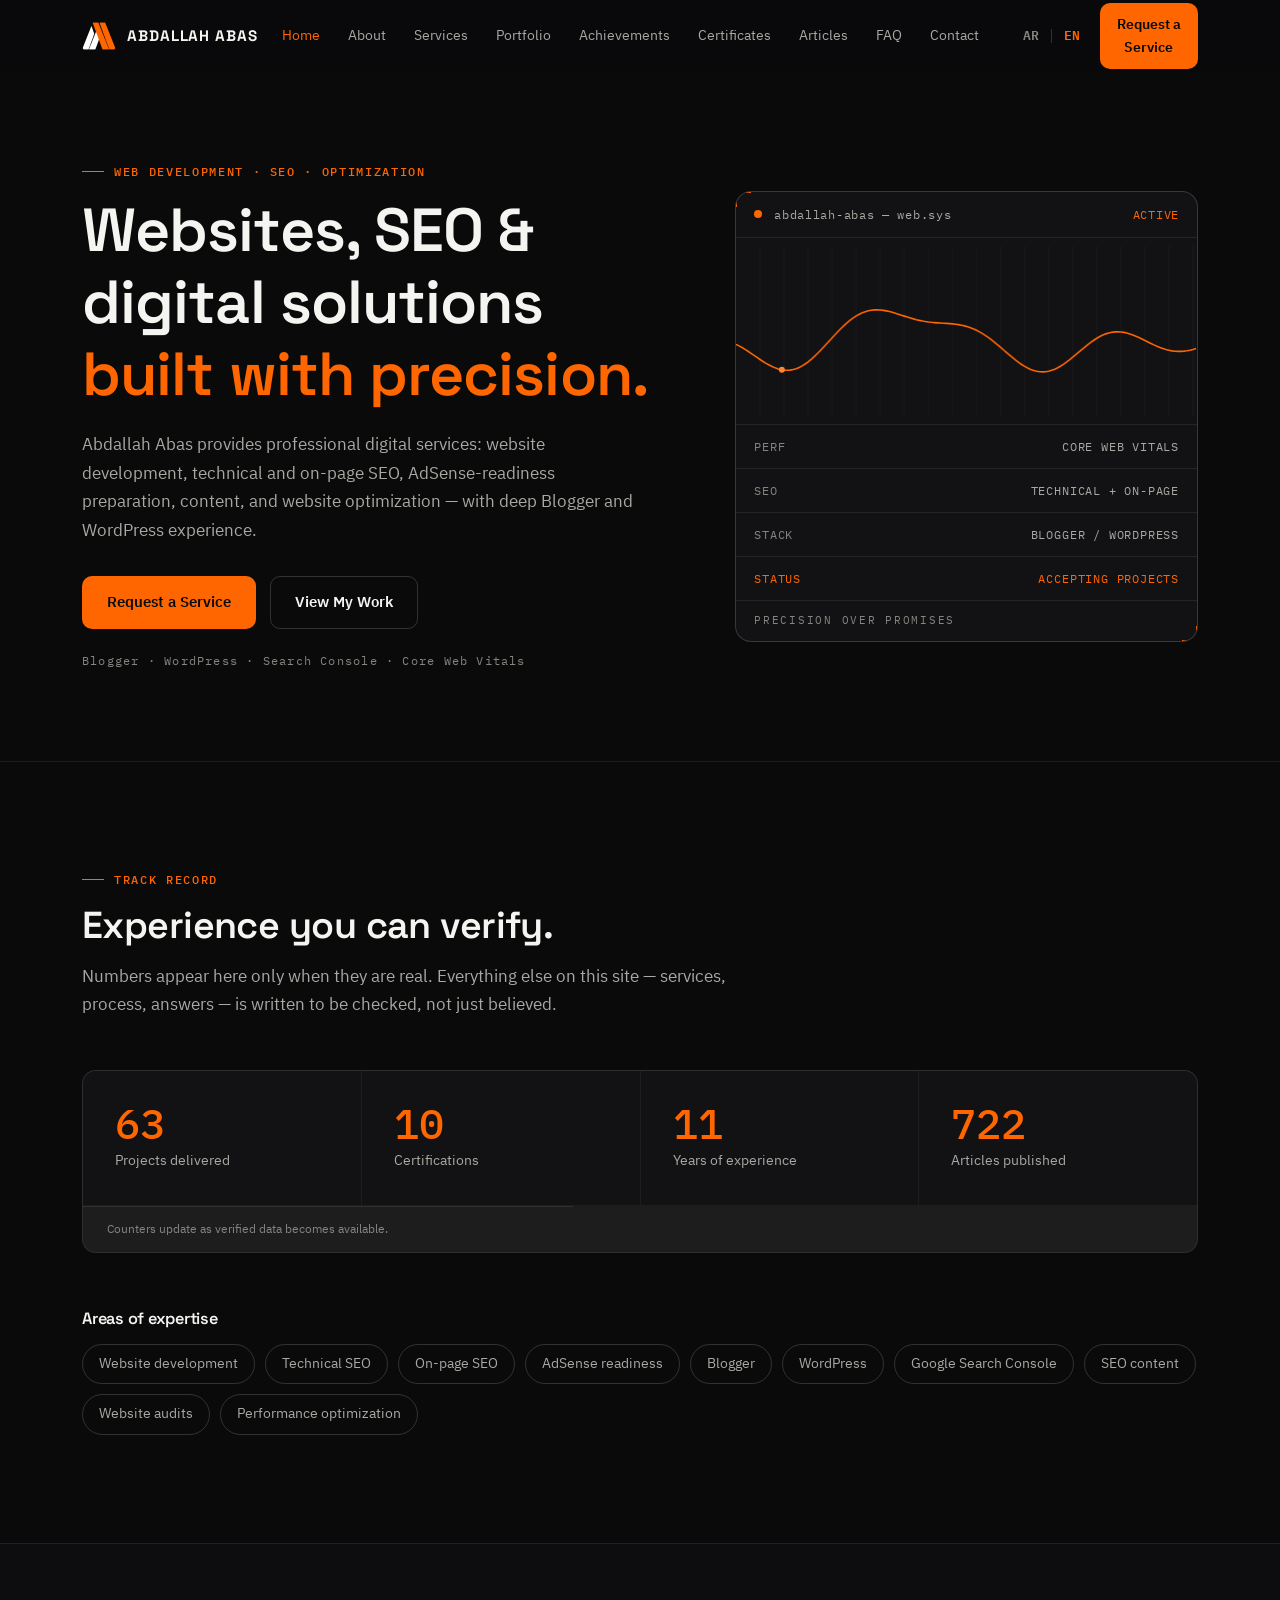
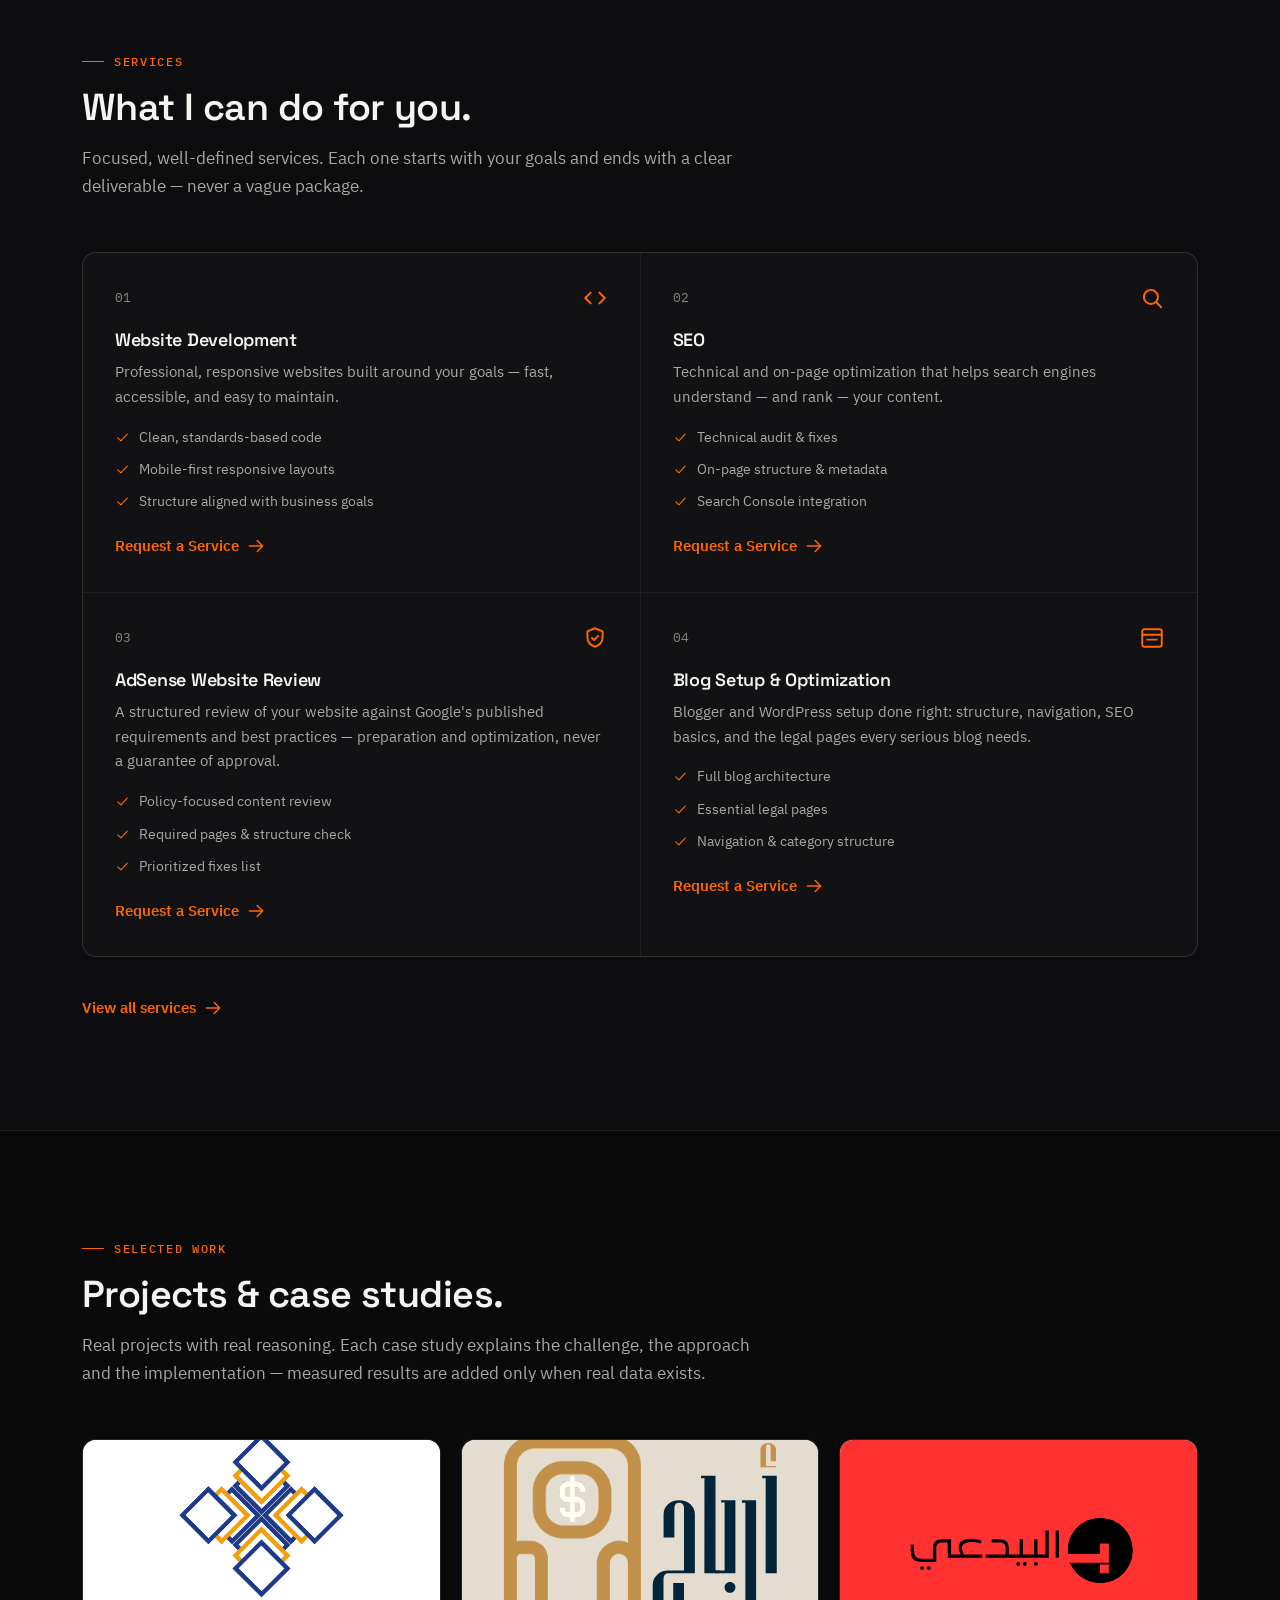
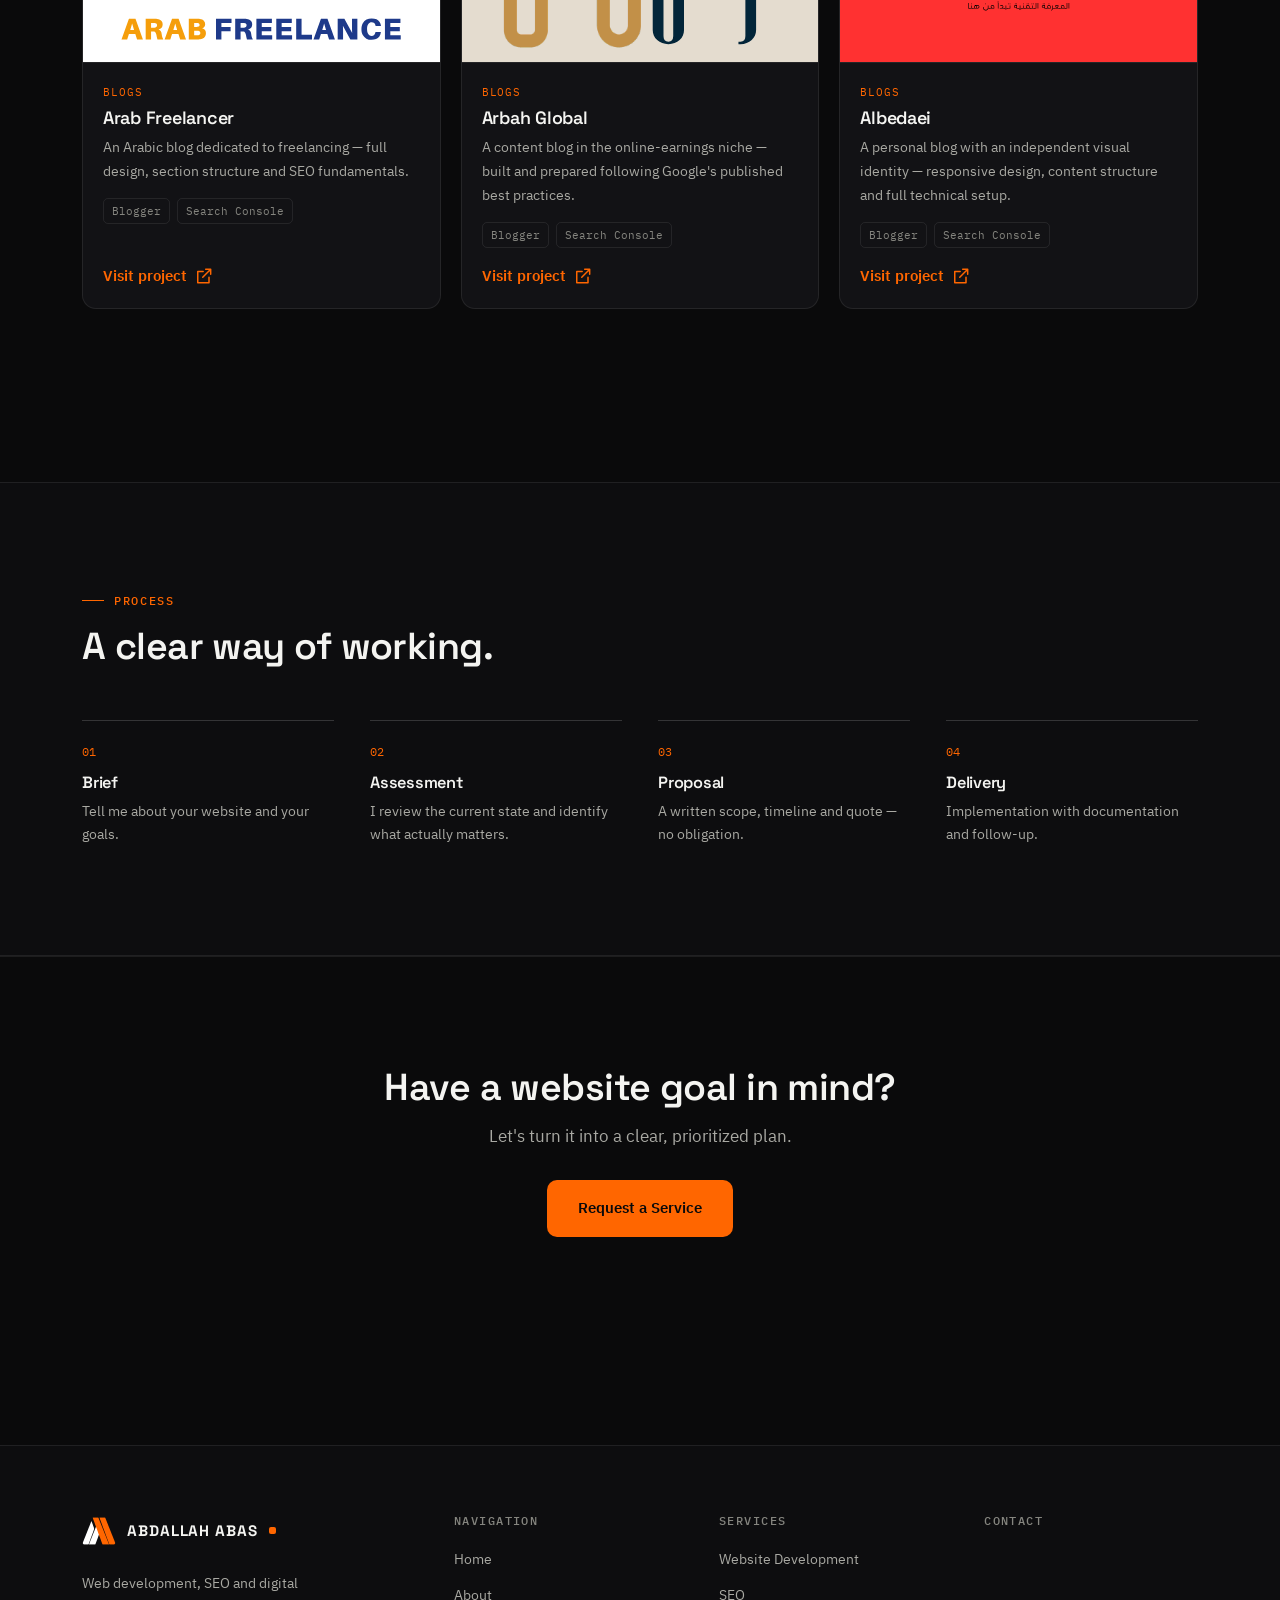
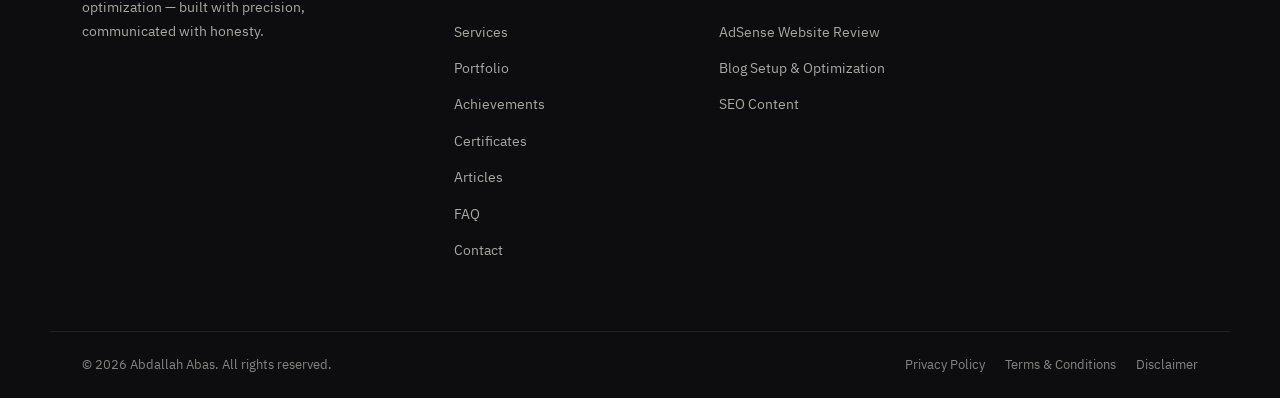
<file: index.html>
<!DOCTYPE html>
<html lang="en" dir="ltr">
<head>
<meta charset="UTF-8">
<meta name="viewport" content="width=device-width, initial-scale=1">
<title>Abdallah Abas — Web Development, SEO & Digital Optimization</title>
<meta name="description" content="Professional digital services by Abdallah Abas: website development, technical & on-page SEO, AdSense-readiness preparation, content and website optimization for Blogger and WordPress.">
<link rel="canonical" href="https://abdallahabas.com/">
<meta name="theme-color" content="#0a0a0b">
<meta property="og:type" content="website">
<meta property="og:site_name" content="Abdallah Abas">
<meta property="og:title" content="Abdallah Abas — Web Development, SEO & Digital Optimization">
<meta property="og:description" content="Websites, SEO and digital solutions built with precision. Preparation based on Google's published guidelines — no inflated promises.">
<meta property="og:url" content="https://abdallahabas.com/">
<meta property="og:image" content="https://abdallahabas.com/assets/images/og-cover.png">
<meta property="og:locale" content="en_US">
<meta property="og:locale:alternate" content="ar_AR">
<meta name="twitter:card" content="summary_large_image">
<meta name="twitter:title" content="Abdallah Abas — Web Development, SEO & Digital Optimization">
<meta name="twitter:description" content="Websites, SEO and digital solutions built with precision.">
<meta name="twitter:image" content="https://abdallahabas.com/assets/images/og-cover.png">
<link rel="icon" type="image/svg+xml" href="/assets/icons/favicon.svg">
<link rel="preconnect" href="https://fonts.googleapis.com">
<link rel="preconnect" href="https://fonts.gstatic.com" crossorigin>
<link href="https://fonts.googleapis.com/css2?family=IBM+Plex+Mono:wght@400;500&family=IBM+Plex+Sans+Arabic:wght@400;600;700&family=Space+Grotesk:wght@600;700&display=swap" rel="stylesheet">
<link rel="stylesheet" href="css/main.css">
<link rel="stylesheet" href="css/rtl.css">
<link rel="stylesheet" href="css/responsive.css">
<script type="application/ld+json">
{"@context":"https://schema.org","@type":"Person","name":"Abdallah Abas","url":"https://abdallahabas.com/","jobTitle":"Web Developer & SEO Specialist","description":"Professional digital services: website development, SEO, AdSense-readiness preparation and website optimization.","knowsAbout":["Web development","SEO","Blogger","WordPress","Google Search Console","AdSense readiness","Website optimization"]}
</script>
<script type="application/ld+json">
{"@context":"https://schema.org","@type":"WebSite","name":"Abdallah Abas","url":"https://abdallahabas.com/","inLanguage":["en","ar"]}
</script>
</head>
<body data-page="home">
<a class="skip" href="#main" data-i18n="a11y.skip">Skip to content</a>
<main id="main">

  <section class="hero">
    <div class="container hero-grid">
      <div class="hero-copy">
        <p class="kicker reveal" data-i18n="hero.kicker">WEB DEVELOPMENT · SEO · OPTIMIZATION</p>
        <h1 class="reveal">
          <span data-i18n="hero.h1a">Websites, SEO & digital solutions</span>
          <span class="accent" data-i18n="hero.h1b">built with precision.</span>
        </h1>
        <p class="lead reveal" data-i18n="hero.sub"></p>
        <div class="hero-cta reveal">
          <button type="button" class="btn btn-solid" data-request data-i18n="cta.request">Request a Service</button>
          <a class="btn btn-ghost" href="portfolio.html" data-i18n="cta.work">View My Work</a>
        </div>
        <p class="micro mono reveal" data-i18n="hero.micro">Blogger · WordPress · Search Console · Core Web Vitals</p>
      </div>
      <div class="hero-visual reveal" role="img" aria-label="Live status panel representing website performance, SEO and structure monitoring">
        <div class="console">
          <div class="console-bar">
            <span class="c-dot" aria-hidden="true"></span>
            <span class="mono" data-i18n="console.title">abdallah-abas — web.sys</span>
            <span class="c-status mono" data-i18n="console.status">ACTIVE</span>
          </div>
          <canvas id="heroCanvas" aria-hidden="true"></canvas>
          <ul class="console-rows">
            <li><span class="mono c-k" data-i18n="console.r1l">PERF</span><span class="mono c-v" data-i18n="console.r1v">CORE WEB VITALS</span></li>
            <li><span class="mono c-k" data-i18n="console.r2l">SEO</span><span class="mono c-v" data-i18n="console.r2v">TECHNICAL + ON-PAGE</span></li>
            <li><span class="mono c-k" data-i18n="console.r3l">STACK</span><span class="mono c-v" data-i18n="console.r3v">BLOGGER / WORDPRESS</span></li>
            <li><span class="mono c-k accent" data-i18n="console.r4l">STATUS</span><span class="mono c-v accent" data-i18n="console.r4v">ACCEPTING PROJECTS</span></li>
          </ul>
          <p class="console-foot mono" data-i18n="console.foot">PRECISION OVER PROMISES</p>
        </div>
      </div>
    </div>
  </section>

  <section class="section" id="trust" aria-labelledby="trustTitle">
    <div class="container">
      <header class="sec-head reveal">
        <p class="kicker" data-i18n="trust.kicker">TRACK RECORD</p>
        <h2 id="trustTitle" data-i18n="trust.title">Experience you can verify.</h2>
        <p class="lead" data-i18n="trust.lead"></p>
      </header>
      <div class="hairline stats-grid reveal" id="statsGrid"></div>
      <div class="expertise reveal">
        <h3 class="sub-title" data-i18n="trust.expTitle">Areas of expertise</h3>
        <ul class="chip-row" id="expertiseChips"></ul>
      </div>
    </div>
  </section>

  <section class="section alt" id="services" aria-labelledby="svcTitle">
    <div class="container">
      <header class="sec-head reveal">
        <p class="kicker" data-i18n="services.kicker">SERVICES</p>
        <h2 id="svcTitle" data-i18n="services.title">What I can do for you.</h2>
        <p class="lead" data-i18n="services.lead"></p>
      </header>
      <div class="hairline services-grid cols-2 reveal" id="featuredServices"></div>
      <p class="sec-foot reveal"><a class="btn-text" href="services.html"><span data-i18n="cta.allServices">View all services</span><svg class="icon icon-flip" aria-hidden="true"><use href="#i-arrow"></use></svg></a></p>
    </div>
  </section>

  <section class="section" id="work" aria-labelledby="workTitle">
    <div class="container">
      <header class="sec-head reveal">
        <p class="kicker" data-i18n="work.kicker">SELECTED WORK</p>
        <h2 id="workTitle" data-i18n="work.title">Projects & case studies.</h2>
        <p class="lead" data-i18n="work.lead"></p>
      </header>
      <div class="cards-grid cols-3 reveal" id="workGrid"></div>
      <p class="sec-foot reveal"><a class="btn-text" href="portfolio.html"><span data-i18n="cta.allWork">View full portfolio</span><svg class="icon icon-flip" aria-hidden="true"><use href="#i-arrow"></use></svg></a></p>
    </div>
  </section>

  <section class="section alt" id="process" aria-labelledby="procTitle">
    <div class="container">
      <header class="sec-head reveal">
        <p class="kicker" data-i18n="process.kicker">PROCESS</p>
        <h2 id="procTitle" data-i18n="process.title">A clear way of working.</h2>
      </header>
      <ol class="process-grid reveal">
        <li class="step"><span class="step-num mono num">01</span><h3 data-i18n="process.s1t">Brief</h3><p data-i18n="process.s1d">Tell me about your website and your goals.</p></li>
        <li class="step"><span class="step-num mono num">02</span><h3 data-i18n="process.s2t">Assessment</h3><p data-i18n="process.s2d">I review the current state and identify what actually matters.</p></li>
        <li class="step"><span class="step-num mono num">03</span><h3 data-i18n="process.s3t">Proposal</h3><p data-i18n="process.s3d">A written scope, timeline and quote — no obligation.</p></li>
        <li class="step"><span class="step-num mono num">04</span><h3 data-i18n="process.s4t">Delivery</h3><p data-i18n="process.s4d">Implementation with documentation and follow-up.</p></li>
      </ol>
    </div>
  </section>

  <section class="section cta-band">
    <div class="container narrow center reveal">
      <h2 data-i18n="band.title">Have a website goal in mind?</h2>
      <p class="lead" data-i18n="band.sub">Let's turn it into a clear, prioritized plan.</p>
      <button type="button" class="btn btn-solid btn-lg" data-request data-i18n="cta.request">Request a Service</button>
    </div>
  </section>

</main>
<script src="js/config.js" defer></script>
<script src="js/translations.js" defer></script>
<script src="js/main.js" defer></script>
<script src="js/content.js" defer></script>
<script src="js/services.js" defer></script>
<script src="js/portfolio.js" defer></script>
<script src="js/forms.js" defer></script>
<script type="module" src="js/firebase-init.js"></script> 
</body>
</html>
</file>
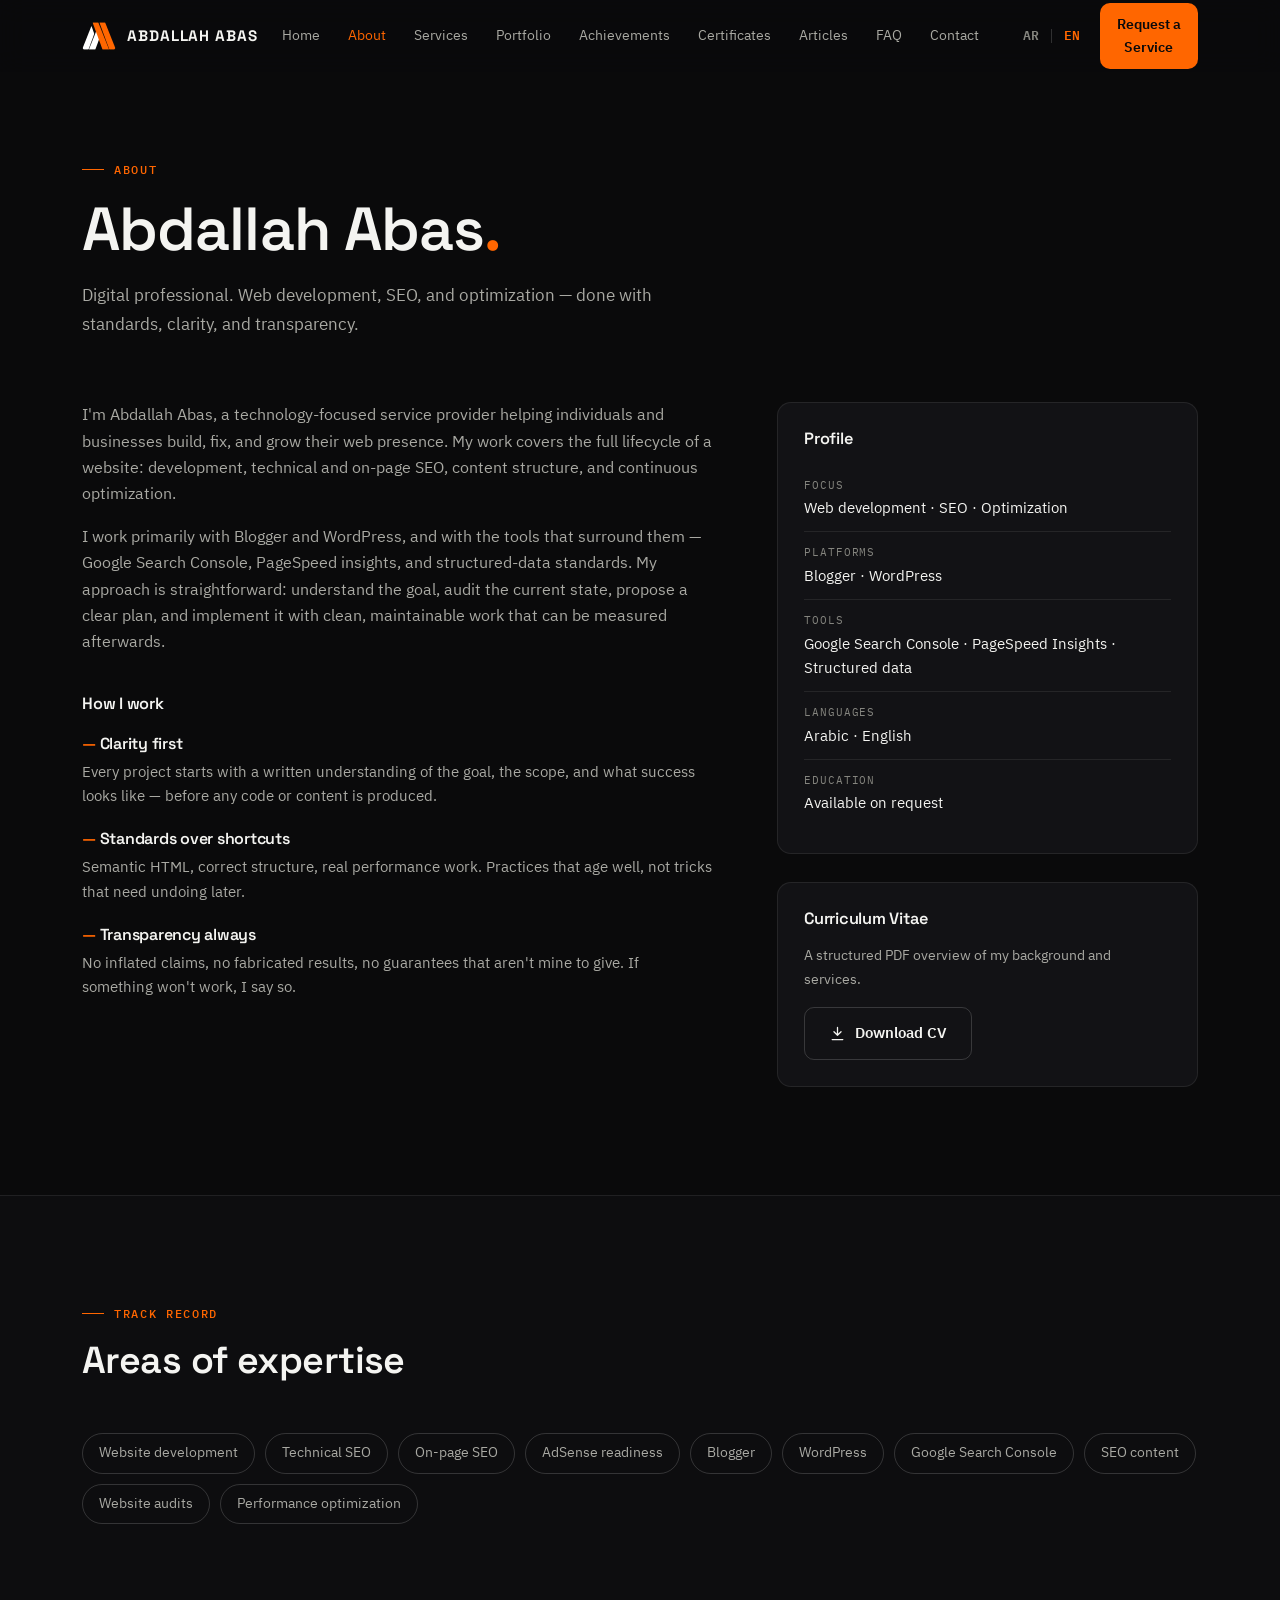
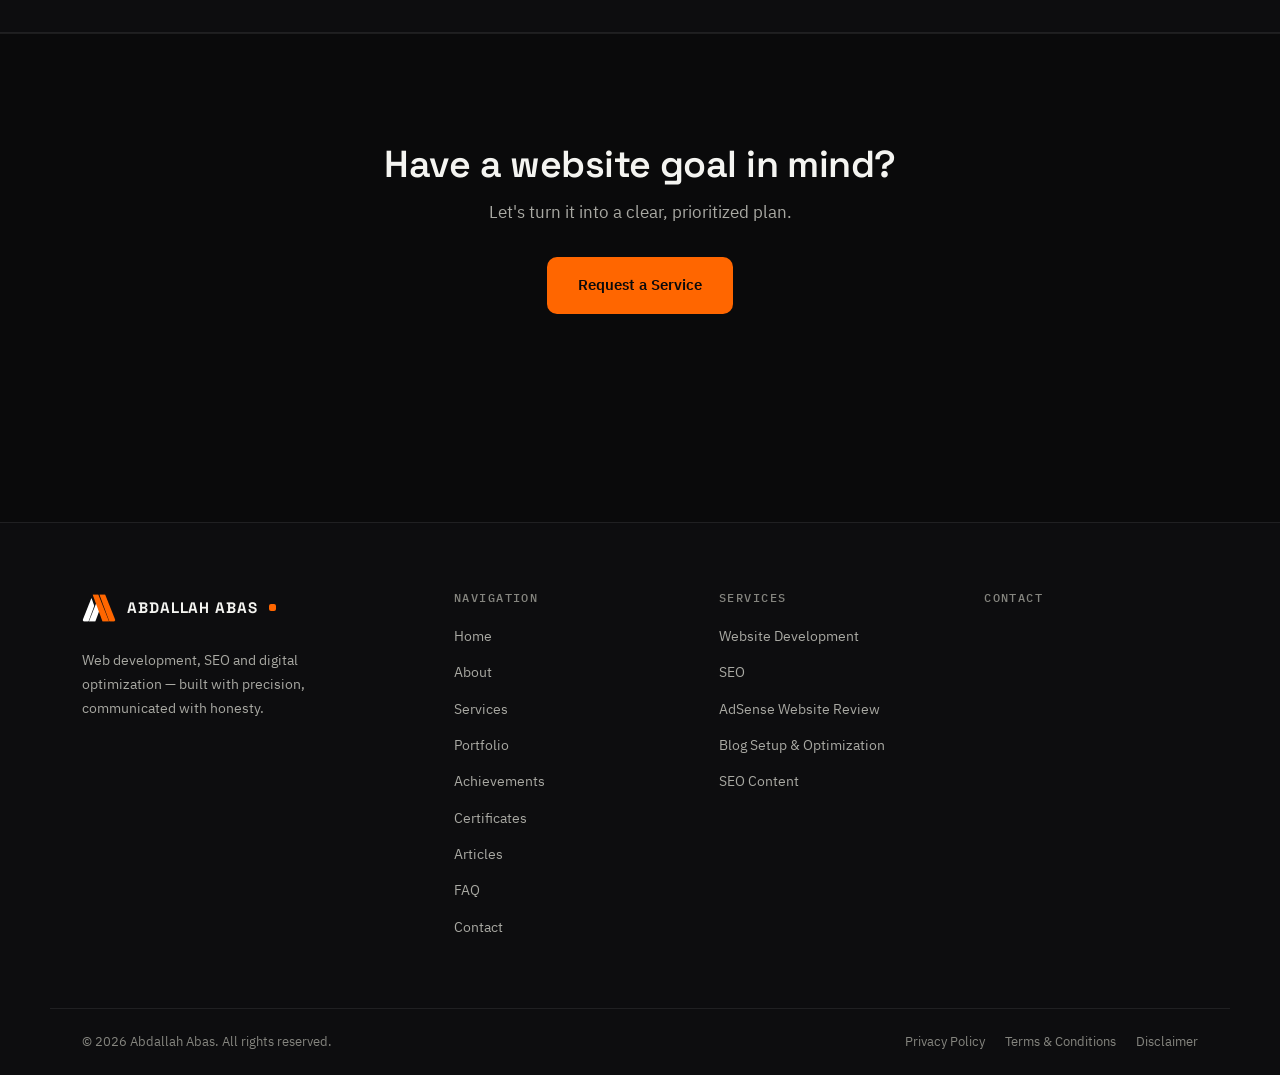
<file: about.html>
<!DOCTYPE html>
<html lang="en" dir="ltr">
<head>
<meta charset="UTF-8">
<meta name="viewport" content="width=device-width, initial-scale=1">
<title>About — Abdallah Abas</title>
<meta name="description" content="Abdallah Abas is a digital professional specializing in web development, SEO, content, Blogger and WordPress, Google tools and website optimization.">
<link rel="canonical" href="abdallahabas.com/about.html">
<meta name="theme-color" content="#0a0a0b">
<meta property="og:type" content="profile">
<meta property="og:site_name" content="Abdallah Abas">
<meta property="og:title" content="About — Abdallah Abas">
<meta property="og:description" content="Web development, SEO, content and digital services — with standards, clarity and transparency.">
<meta property="og:url" content="abdallahabas.com/about.html">
<meta property="og:image" content="abdallahabas.com/assets/images/og-cover.png">
<meta property="og:locale" content="en_US">
<meta property="og:locale:alternate" content="ar_AR">
<meta name="twitter:card" content="summary_large_image">
<meta name="twitter:title" content="About — Abdallah Abas">
<meta name="twitter:description" content="Web development, SEO, content and digital services.">
<meta name="twitter:image" content="https://abdallahabas.com/assets/images/og-cover.png">
<link rel="icon" type="image/svg+xml" href="/assets/icons/favicon.svg">
<link rel="preconnect" href="https://fonts.googleapis.com">
<link rel="preconnect" href="https://fonts.gstatic.com" crossorigin>
<link href="https://fonts.googleapis.com/css2?family=IBM+Plex+Mono:wght@400;500&family=IBM+Plex+Sans+Arabic:wght@400;600;700&family=Space+Grotesk:wght@600;700&display=swap" rel="stylesheet">
<link rel="stylesheet" href="css/main.css">
<link rel="stylesheet" href="css/rtl.css">
<link rel="stylesheet" href="css/responsive.css">
<script type="application/ld+json">
{"@context":"https://schema.org","@type":"BreadcrumbList","itemListElement":[{"@type":"ListItem","position":1,"name":"Home","item":"https://abdallahabas.com/"},{"@type":"ListItem","position":2,"name":"About","item":"https://abdallahabas.com/about.html"}]}
</script>
<script type="application/ld+json">
{"@context":"https://schema.org","@type":"Person","name":"Abdallah Abas","url":"https://abdallahabas.github.io/","jobTitle":"Web Developer & SEO Specialist","knowsAbout":["Web development","SEO","Blogger","WordPress","Google Search Console","Website optimization"]}
</script>
</head>
<body data-page="about">
<a class="skip" href="#main" data-i18n="a11y.skip">Skip to content</a>
<main id="main">

  <header class="page-head">
    <div class="container">
      <p class="kicker reveal" data-i18n="about.kicker">ABOUT</p>
      <h1 class="reveal"><span data-i18n="about.h1a">Abdallah Abas</span><span class="accent">.</span></h1>
      <p class="lead reveal" data-i18n="about.lead"></p>
    </div>
  </header>

  <section class="section flush-top">
    <div class="container about-grid">
      <div class="about-body reveal">
        <p data-i18n="about.p1"></p>
        <p data-i18n="about.p2"></p>
        <h2 class="sub-title" data-i18n="about.principlesTitle">How I work</h2>
        <div class="principles">
          <div class="principle"><h3 data-i18n="about.pr1t">Clarity first</h3><p data-i18n="about.pr1d"></p></div>
          <div class="principle"><h3 data-i18n="about.pr2t">Standards over shortcuts</h3><p data-i18n="about.pr2d"></p></div>
          <div class="principle"><h3 data-i18n="about.pr3t">Transparency always</h3><p data-i18n="about.pr3d"></p></div>
        </div>
      </div>
      <aside class="about-side reveal">
        <div class="side-block">
          <h2 class="sub-title" data-i18n="about.factsTitle">Profile</h2>
          <dl class="facts" id="profileFacts"></dl>
        </div>
        <div class="side-block">
          <h2 class="sub-title" data-i18n="about.cvTitle">Curriculum Vitae</h2>
          <p class="side-note" data-i18n="about.cvText">A structured PDF overview of my background and services.</p>
          <button type="button" class="btn btn-ghost" id="cvBtn">
            <svg class="icon" aria-hidden="true"><use href="#i-download"></use></svg>
            <span data-i18n="cta.downloadCV">Download CV</span>
          </button>
        </div>
      </aside>
    </div>
  </section>

  <section class="section alt">
    <div class="container">
      <header class="sec-head reveal">
        <p class="kicker" data-i18n="trust.kicker">TRACK RECORD</p>
        <h2 data-i18n="about.expTitle">Areas of expertise</h2>
      </header>
      <ul class="chip-row reveal" id="aboutExpertise"></ul>
    </div>
  </section>

  <section class="section cta-band">
    <div class="container narrow center reveal">
      <h2 data-i18n="band.title">Have a website goal in mind?</h2>
      <p class="lead" data-i18n="band.sub">Let's turn it into a clear, prioritized plan.</p>
      <button type="button" class="btn btn-solid btn-lg" data-request data-i18n="cta.request">Request a Service</button>
    </div>
  </section>

</main>
<script src="js/config.js" defer></script>
<script src="js/translations.js" defer></script>
<script src="js/main.js" defer></script>
<script src="js/content.js" defer></script>
<script src="js/services.js" defer></script>
<script src="js/portfolio.js" defer></script>
<script src="js/forms.js" defer></script>
<script type="module" src="js/firebase-init.js"></script>
</body>
</html>
</file>
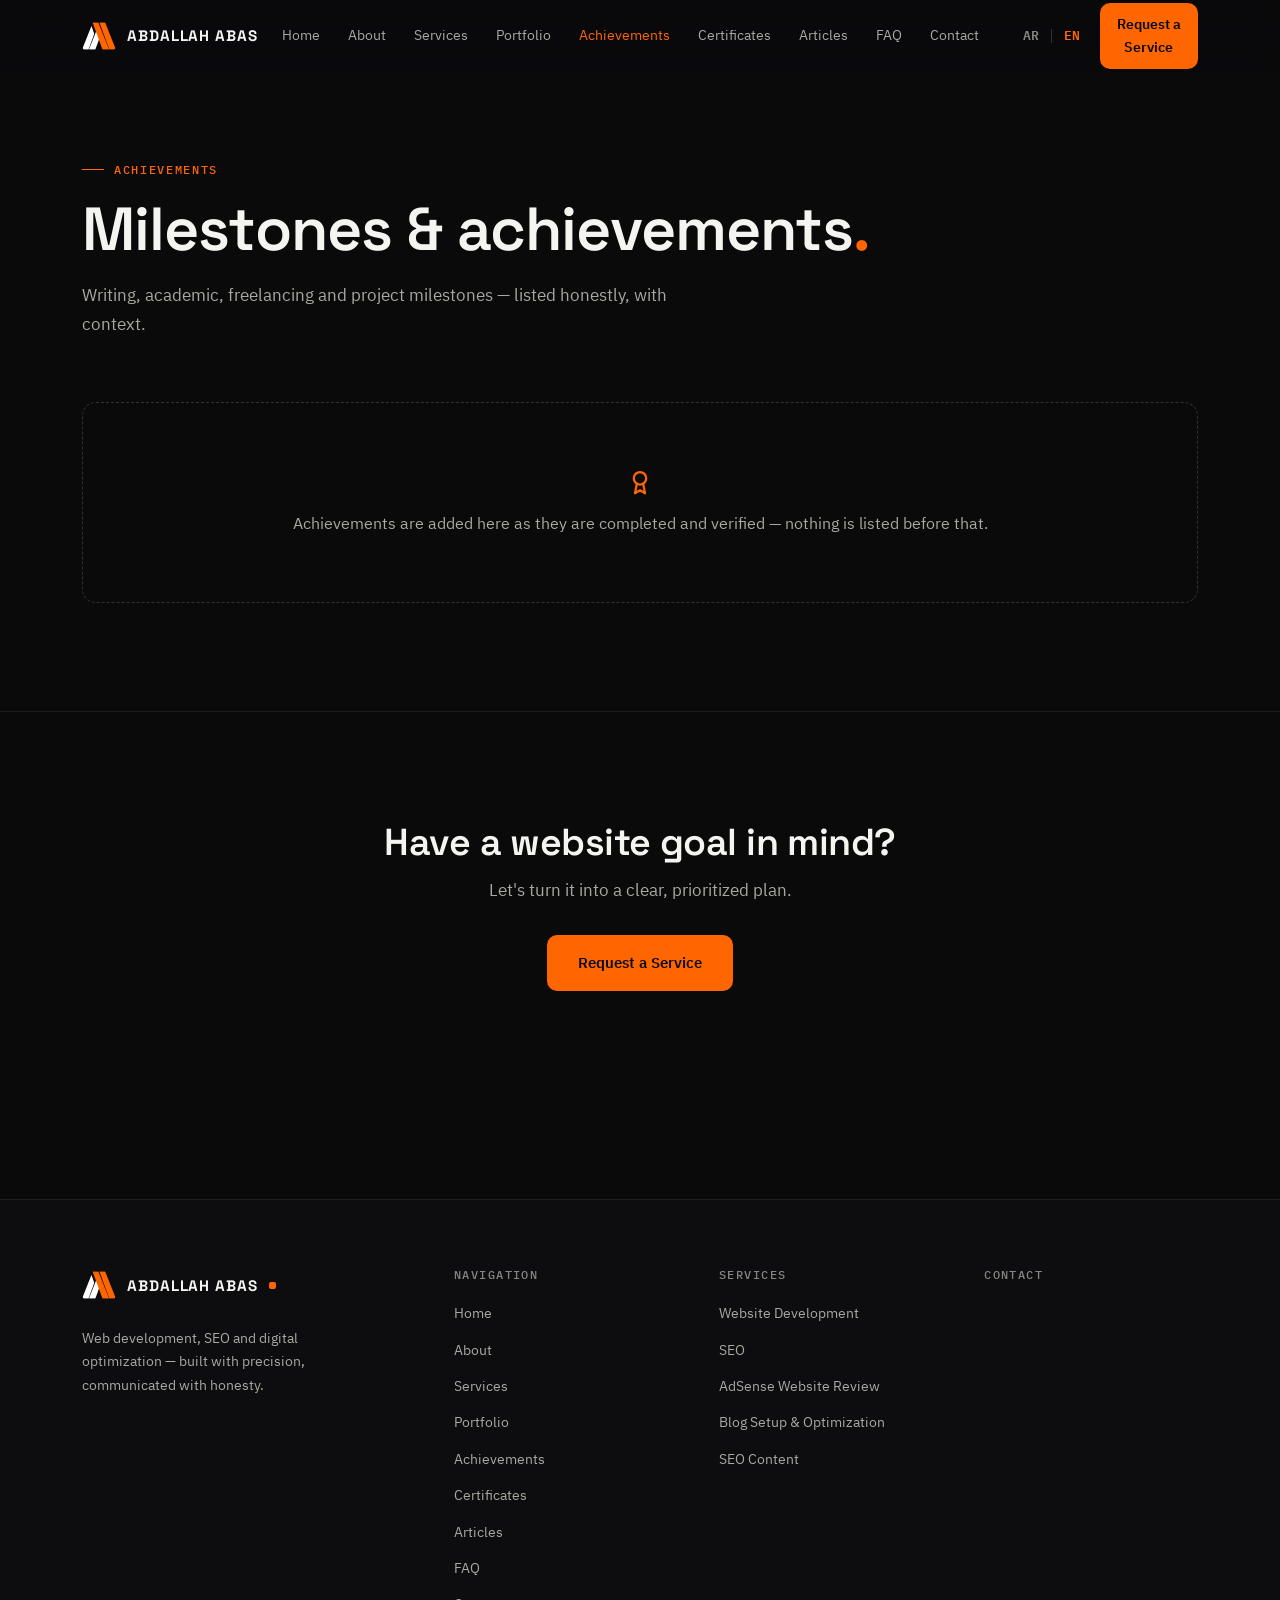
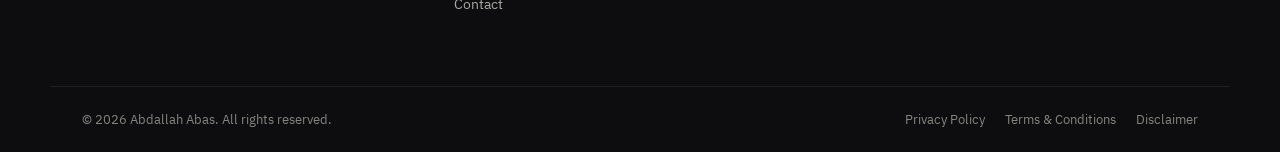
<file: achievements.html>
<!DOCTYPE html>
<html lang="en" dir="ltr">
<head>
<meta charset="UTF-8">
<meta name="viewport" content="width=device-width, initial-scale=1">
<title>Achievements — Abdallah Abas</title>
<meta name="description" content="Writing, academic, freelancing and project achievements by Abdallah Abas — added as they are completed and verified.">
<link rel="canonical" href="abdallahabas.com/achievements.html">
<meta name="theme-color" content="#0a0a0b">
<meta property="og:type" content="website">
<meta property="og:site_name" content="Abdallah Abas">
<meta property="og:title" content="Achievements — Abdallah Abas">
<meta property="og:description" content="Writing, academic, freelancing and project achievements — added as they are verified.">
<meta property="og:url" content="https://abdallahabas.com/achievements.html">
<meta property="og:image" content="https://abdallahabas.com/assets/images/og-cover.png">
<meta property="og:locale" content="en_US">
<meta property="og:locale:alternate" content="ar_AR">
<meta name="twitter:card" content="summary_large_image">
<meta name="twitter:title" content="Achievements — Abdallah Abas">
<meta name="twitter:description" content="Achievements added as they are completed and verified.">
<meta name="twitter:image" content="https://abdallahabas.com/assets/images/og-cover.png">
<link rel="icon" type="image/svg+xml" href="/assets/icons/favicon.svg">
<link rel="preconnect" href="https://fonts.googleapis.com">
<link rel="preconnect" href="https://fonts.gstatic.com" crossorigin>
<link href="https://fonts.googleapis.com/css2?family=IBM+Plex+Mono:wght@400;500&family=IBM+Plex+Sans+Arabic:wght@400;600;700&family=Space+Grotesk:wght@600;700&display=swap" rel="stylesheet">
<link rel="stylesheet" href="css/main.css">
<link rel="stylesheet" href="css/rtl.css">
<link rel="stylesheet" href="css/responsive.css">
<script type="application/ld+json">
{"@context":"https://schema.org","@type":"BreadcrumbList","itemListElement":[{"@type":"ListItem","position":1,"name":"Home","item":"https://abdallahabas.com/"},{"@type":"ListItem","position":2,"name":"Achievements","item":"https://abdallahabas.com/achievements.html"}]}
</script>
</head>
<body data-page="achievements">
<a class="skip" href="#main" data-i18n="a11y.skip">Skip to content</a>
<main id="main">

  <header class="page-head">
    <div class="container">
      <p class="kicker reveal" data-i18n="ach.kicker">ACHIEVEMENTS</p>
      <h1 class="reveal"><span data-i18n="ach.h1">Milestones & achievements</span><span class="accent">.</span></h1>
      <p class="lead reveal" data-i18n="ach.lead"></p>
    </div>
  </header>

  <section class="section flush-top">
    <div class="container">
      <div id="achievementsWrap"></div>
      <div class="empty reveal" id="achievementsEmpty" hidden>
        <svg class="icon" aria-hidden="true"><use href="#i-award"></use></svg>
        <p data-i18n="ach.empty">Achievements are added here as they are completed and verified — nothing is listed before that.</p>
      </div>
    </div>
  </section>

  <section class="section cta-band">
    <div class="container narrow center reveal">
      <h2 data-i18n="band.title">Have a website goal in mind?</h2>
      <p class="lead" data-i18n="band.sub">Let's turn it into a clear, prioritized plan.</p>
      <button type="button" class="btn btn-solid btn-lg" data-request data-i18n="cta.request">Request a Service</button>
    </div>
  </section>

</main>
<script src="js/config.js" defer></script>
<script src="js/translations.js" defer></script>
<script src="js/main.js" defer></script>
<script src="js/content.js" defer></script>
<script src="js/services.js" defer></script>
<script src="js/portfolio.js" defer></script>
<script src="js/forms.js" defer></script>
<script type="module" src="js/firebase-init.js"></script> 
</body>
</html>
</file>
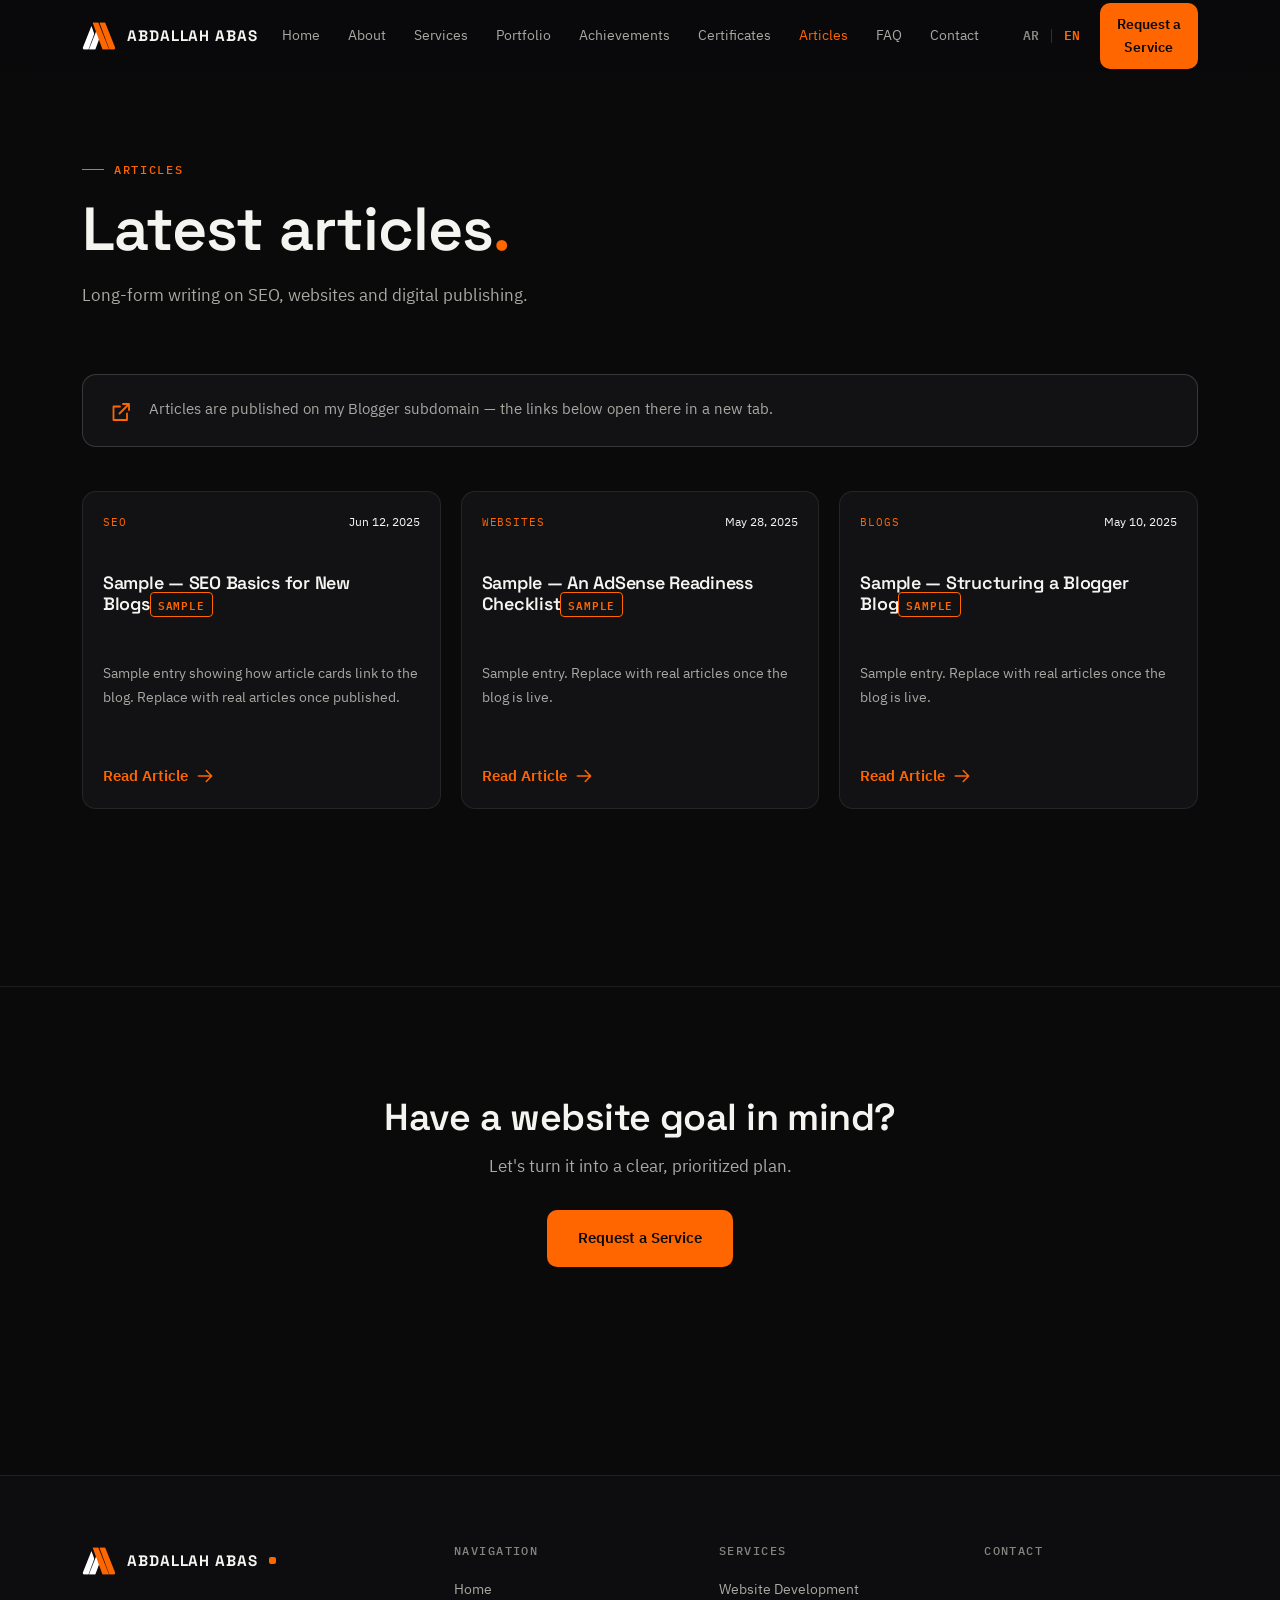
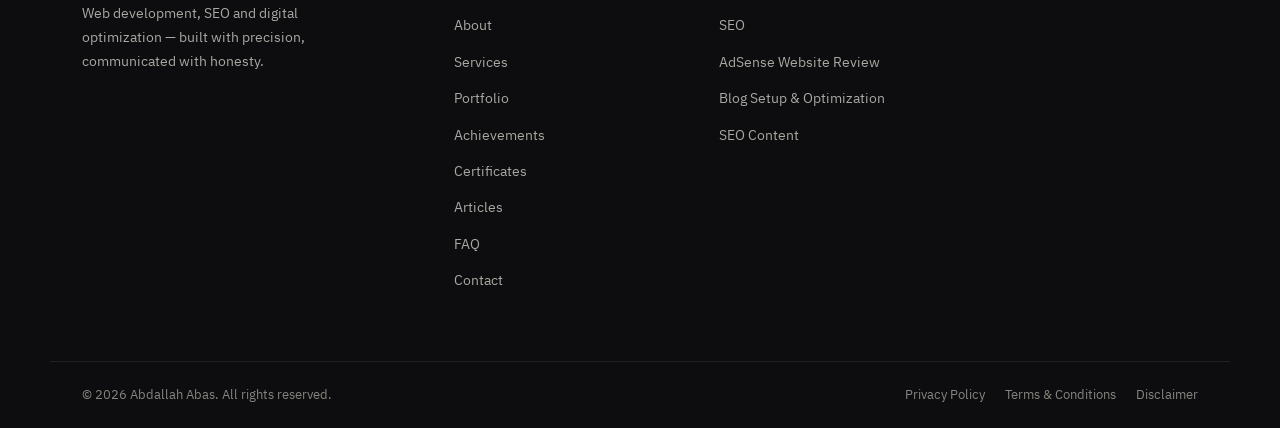
<file: articles.html>
<!DOCTYPE html>
<html lang="en" dir="ltr">
<head>
<meta charset="UTF-8">
<meta name="viewport" content="width=device-width, initial-scale=1">
<title>Articles — Abdallah Abas</title>
<meta name="description" content="Articles by Abdallah Abas on SEO, websites and digital publishing — published on the blog subdomain.">
<link rel="canonical" href="https://abdallahabas.com/articles.html">
<meta name="theme-color" content="#0a0a0b">
<meta property="og:type" content="website">
<meta property="og:site_name" content="Abdallah Abas">
<meta property="og:title" content="Articles — Abdallah Abas">
<meta property="og:description" content="Articles on SEO, websites and digital publishing — on the blog subdomain.">
<meta property="og:url" content="https://abdallahabas.com/articles.html">
<meta property="og:image" content="https://abdallahabas.com/assets/images/og-cover.png">
<meta property="og:locale" content="en_US">
<meta property="og:locale:alternate" content="ar_AR">
<meta name="twitter:card" content="summary_large_image">
<meta name="twitter:title" content="Articles — Abdallah Abas">
<meta name="twitter:description" content="Articles on SEO, websites and digital publishing.">
<meta name="twitter:image" content="https://abdallahabas.com/assets/images/og-cover.png">
<link rel="icon" type="image/svg+xml" href="/assets/icons/favicon.svg">
<link rel="preconnect" href="https://fonts.googleapis.com">
<link rel="preconnect" href="https://fonts.gstatic.com" crossorigin>
<link href="https://fonts.googleapis.com/css2?family=IBM+Plex+Mono:wght@400;500&family=IBM+Plex+Sans+Arabic:wght@400;600;700&family=Space+Grotesk:wght@600;700&display=swap" rel="stylesheet">
<link rel="stylesheet" href="css/main.css">
<link rel="stylesheet" href="css/rtl.css">
<link rel="stylesheet" href="css/responsive.css">
<script type="application/ld+json">
{"@context":"https://schema.org","@type":"BreadcrumbList","itemListElement":[{"@type":"ListItem","position":1,"name":"Home","item":"https://abdallahabas.com/"},{"@type":"ListItem","position":2,"name":"Articles","item":"https://abdallahabas.com/articles.html"}]}
</script>
</head>
<body data-page="articles">
<a class="skip" href="#main" data-i18n="a11y.skip">Skip to content</a>
<main id="main">

  <header class="page-head">
    <div class="container">
      <p class="kicker reveal" data-i18n="art.kicker">ARTICLES</p>
      <h1 class="reveal"><span data-i18n="art.h1">Latest articles</span><span class="accent">.</span></h1>
      <p class="lead reveal" data-i18n="art.lead"></p>
    </div>
  </header>

  <section class="section flush-top">
    <div class="container">
      <aside class="note-band reveal">
        <svg class="icon" aria-hidden="true"><use href="#i-external"></use></svg>
        <p data-i18n="art.note">Articles are published on my Blogger subdomain — the links below open there in a new tab.</p>
      </aside>
      <div class="cards-grid cols-3 reveal" id="articlesGrid"></div>
      <div class="empty reveal" id="articlesEmpty" hidden>
        <p data-i18n="art.empty">The blog is being prepared. Articles will appear here as soon as they are published.</p>
      </div>
      <p class="sec-foot reveal">
        <a class="btn-text" id="blogLink" href="#" target="_blank" rel="noopener noreferrer">
          <span data-i18n="cta.visitBlog">Visit the Blog</span>
          <svg class="icon" aria-hidden="true"><use href="#i-external"></use></svg>
        </a>
      </p>
    </div>
  </section>

  <section class="section cta-band">
    <div class="container narrow center reveal">
      <h2 data-i18n="band.title">Have a website goal in mind?</h2>
      <p class="lead" data-i18n="band.sub">Let's turn it into a clear, prioritized plan.</p>
      <button type="button" class="btn btn-solid btn-lg" data-request data-i18n="cta.request">Request a Service</button>
    </div>
  </section>

</main>
<script src="js/config.js" defer></script>
<script src="js/translations.js" defer></script>
<script src="js/main.js" defer></script>
<script src="js/content.js" defer></script>
<script src="js/services.js" defer></script>
<script src="js/portfolio.js" defer></script>
<script src="js/forms.js" defer></script>
<script type="module" src="js/firebase-init.js"></script>  
</body>
</html>
</file>
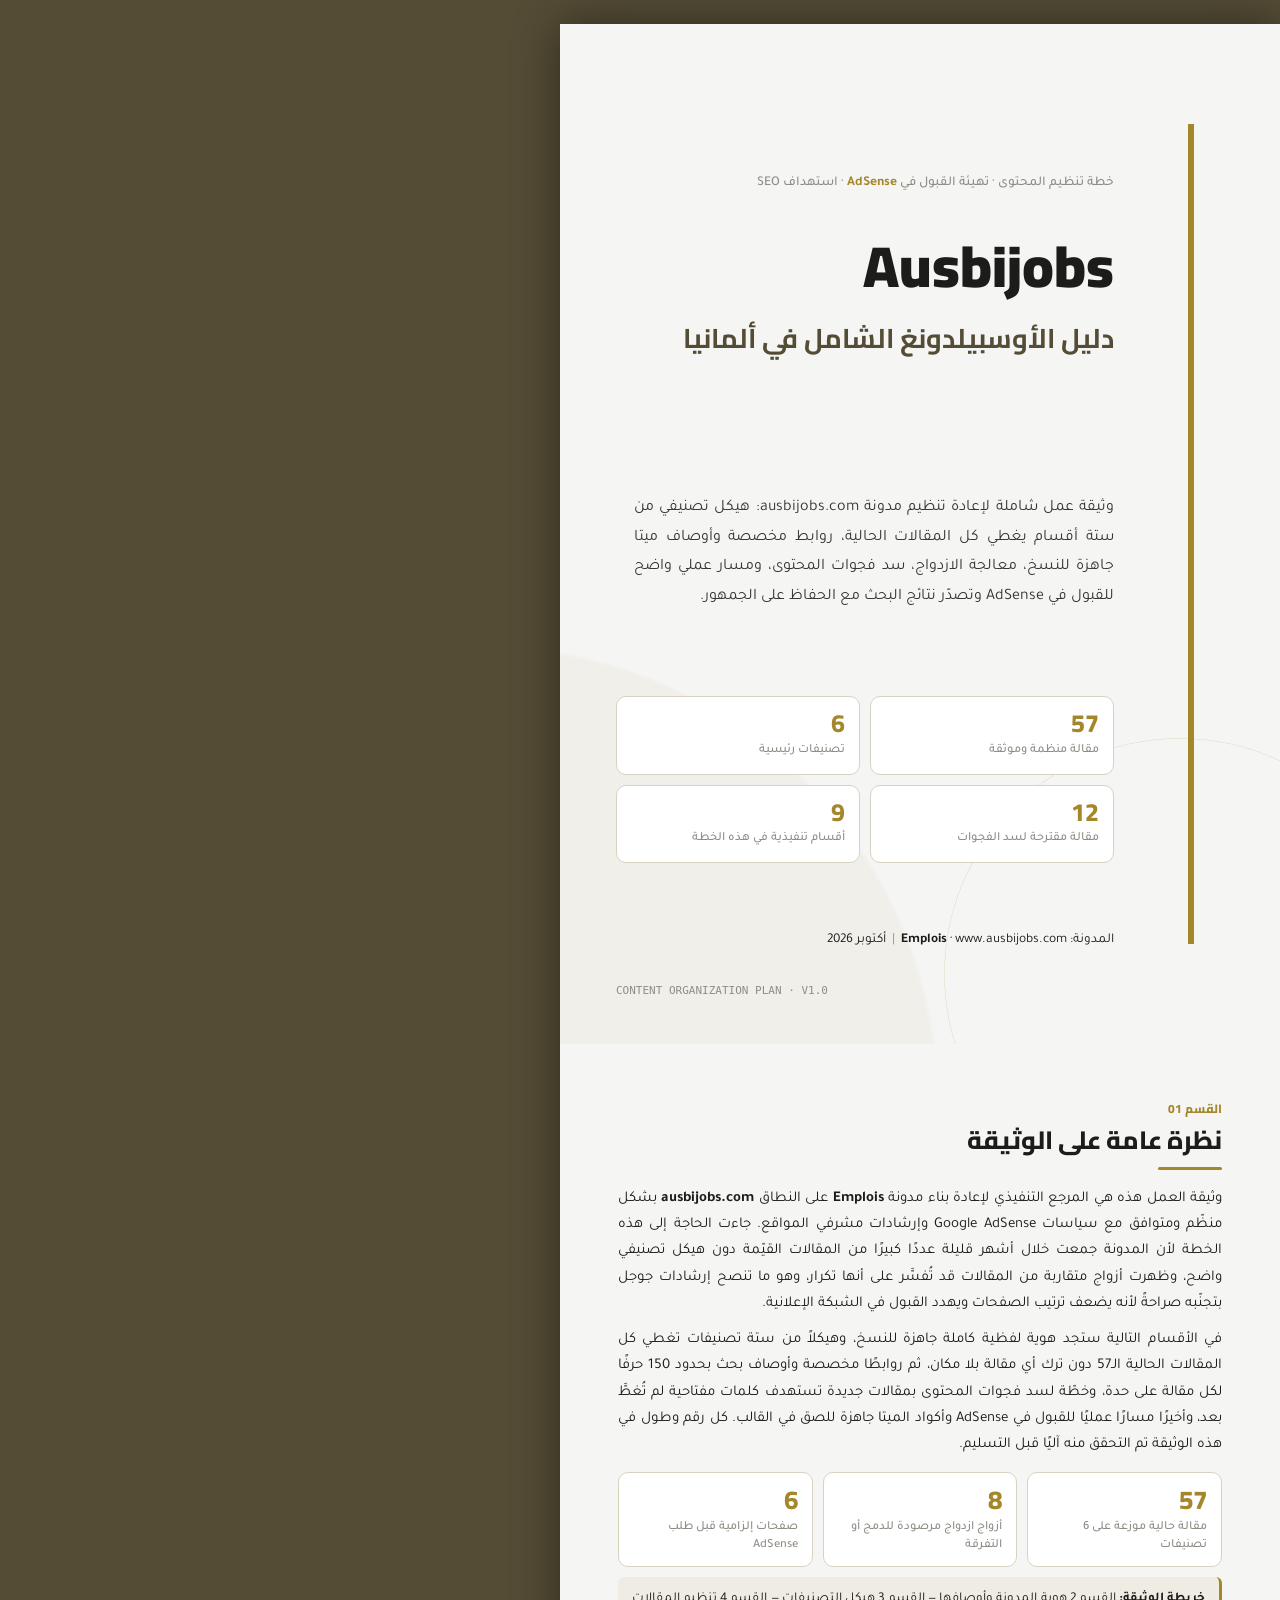
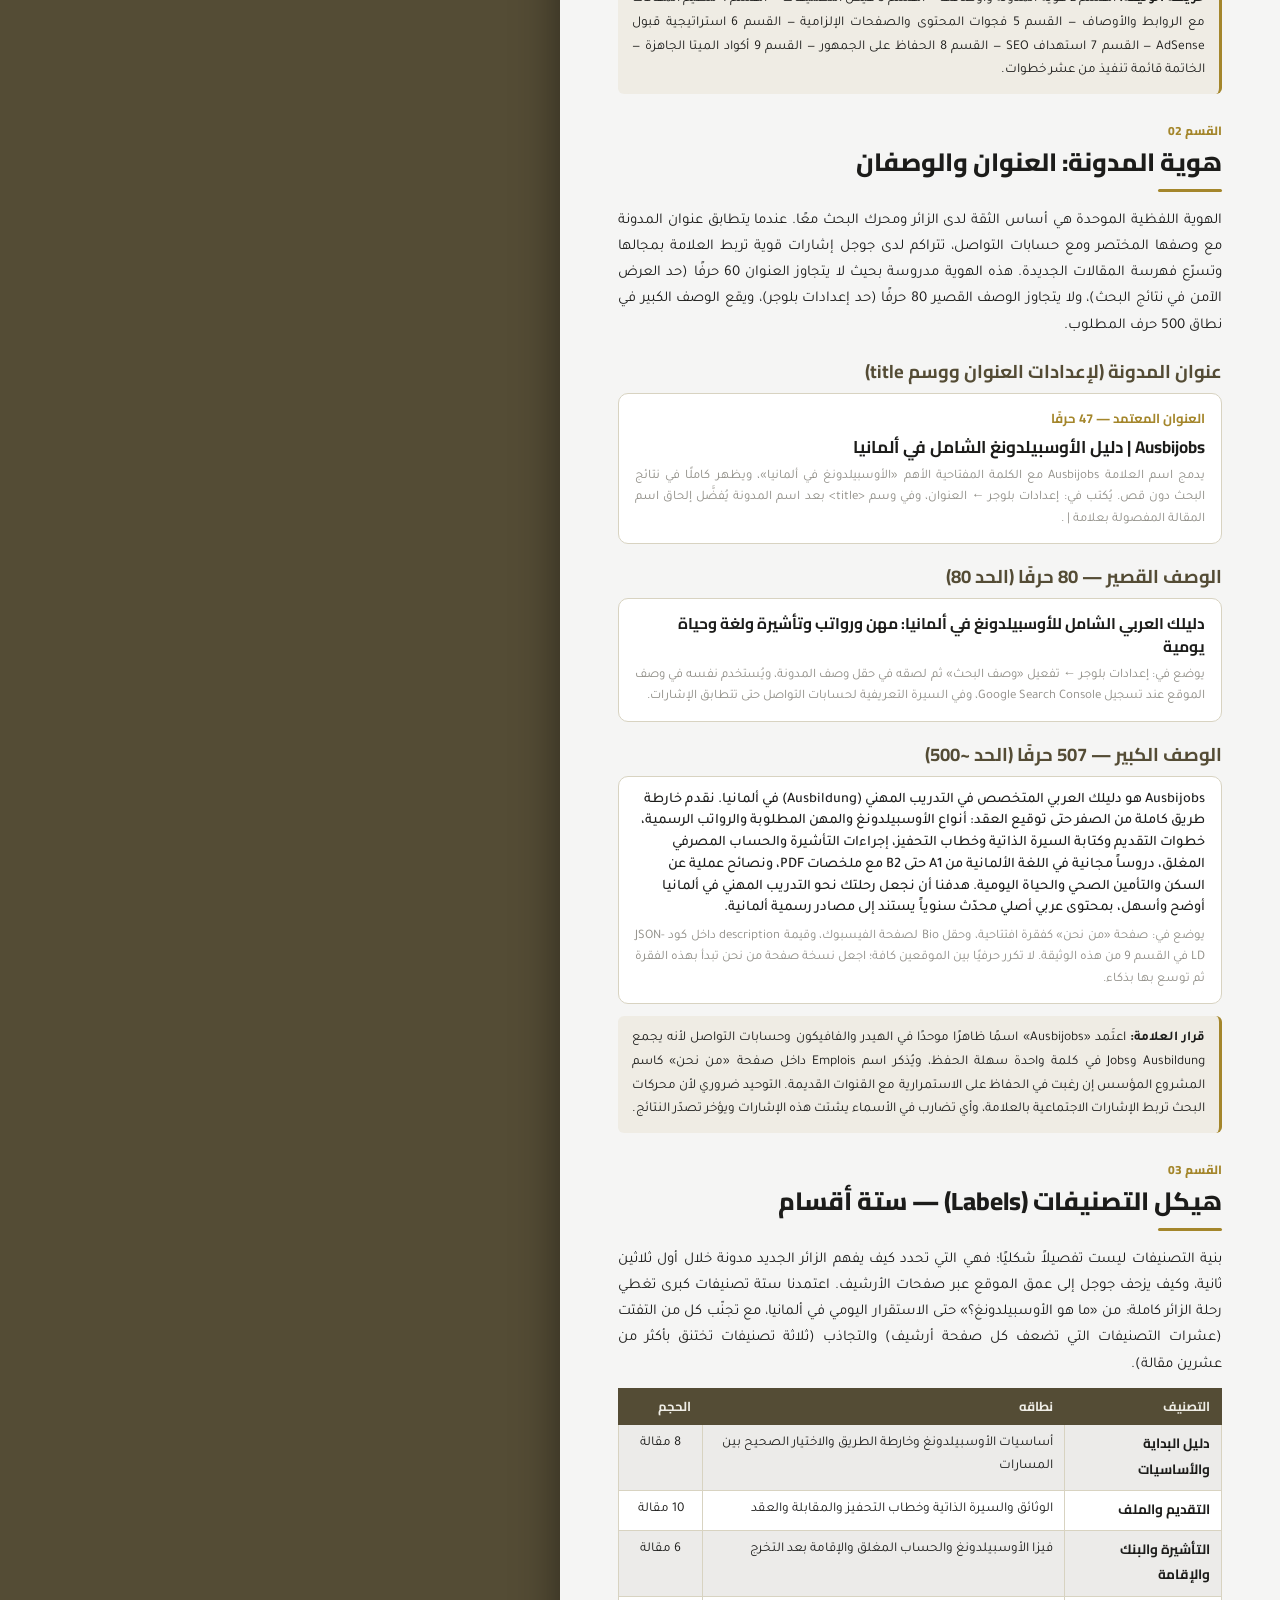
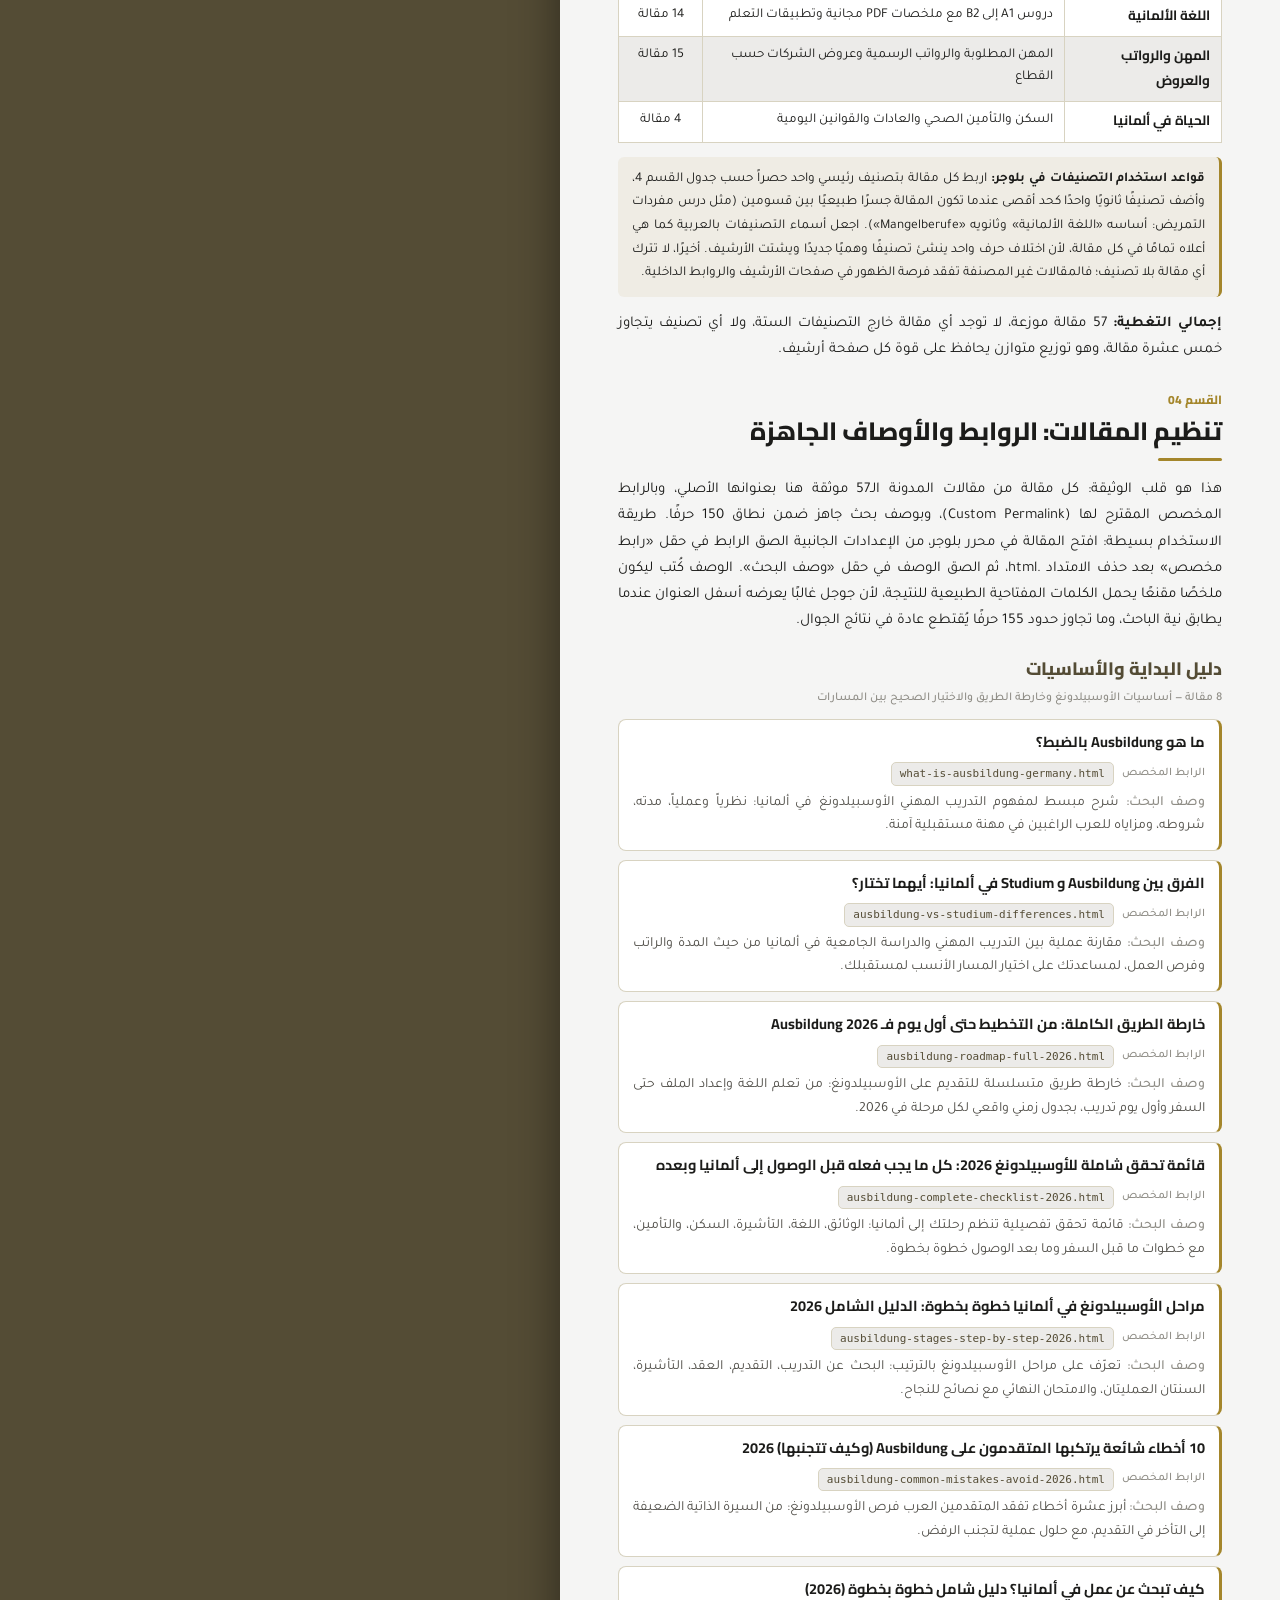
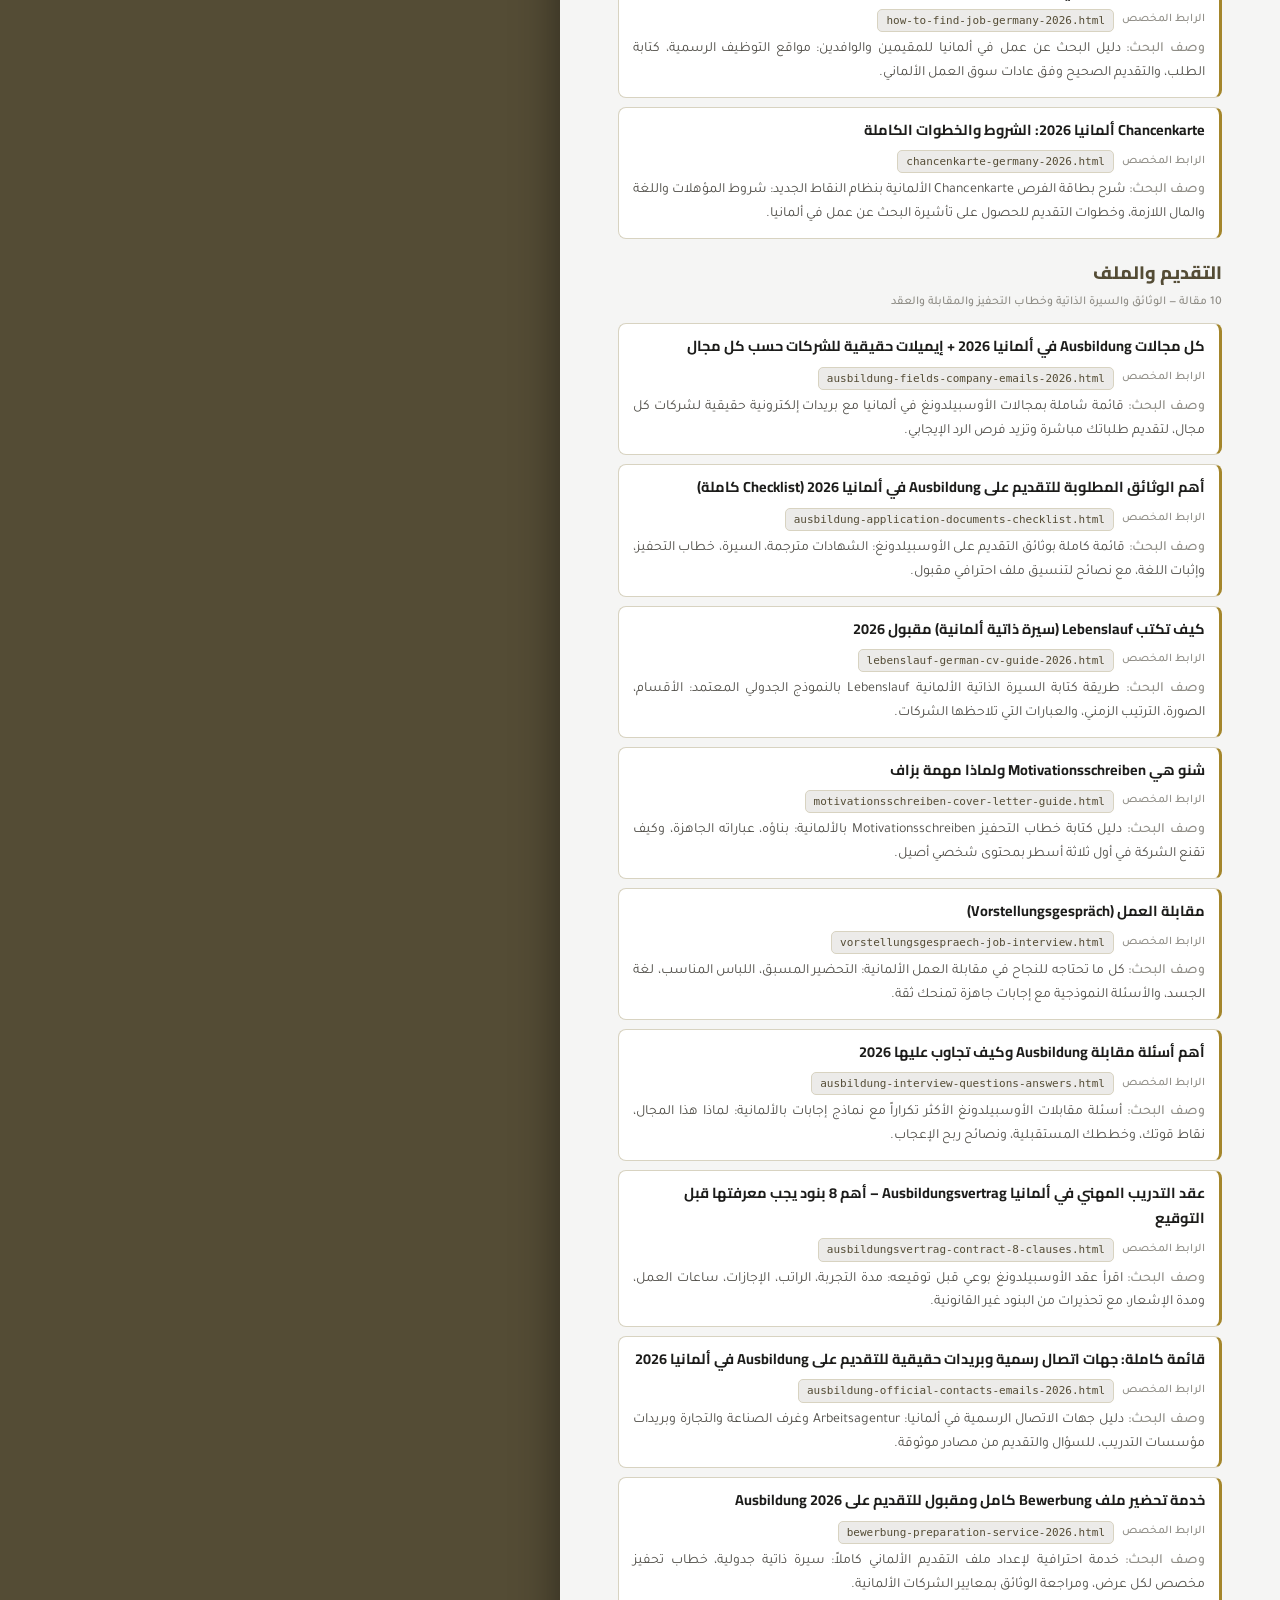
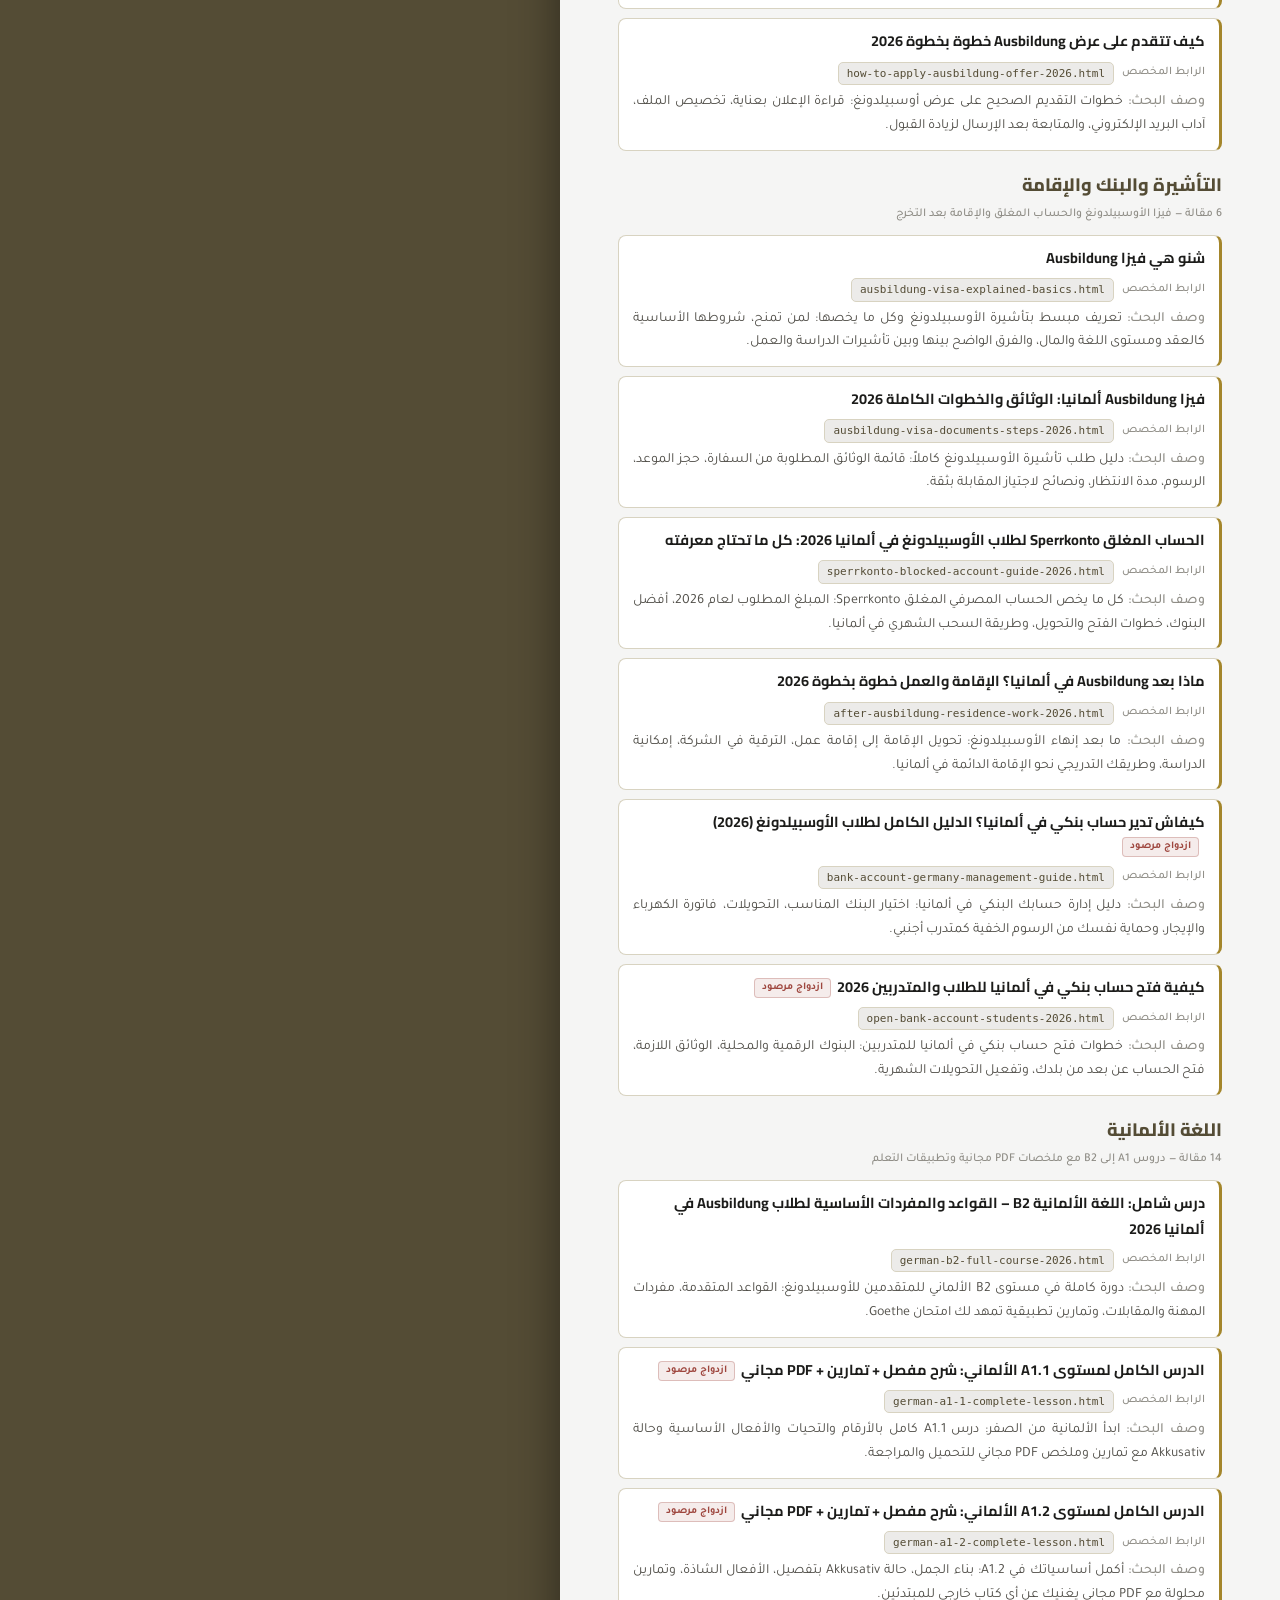
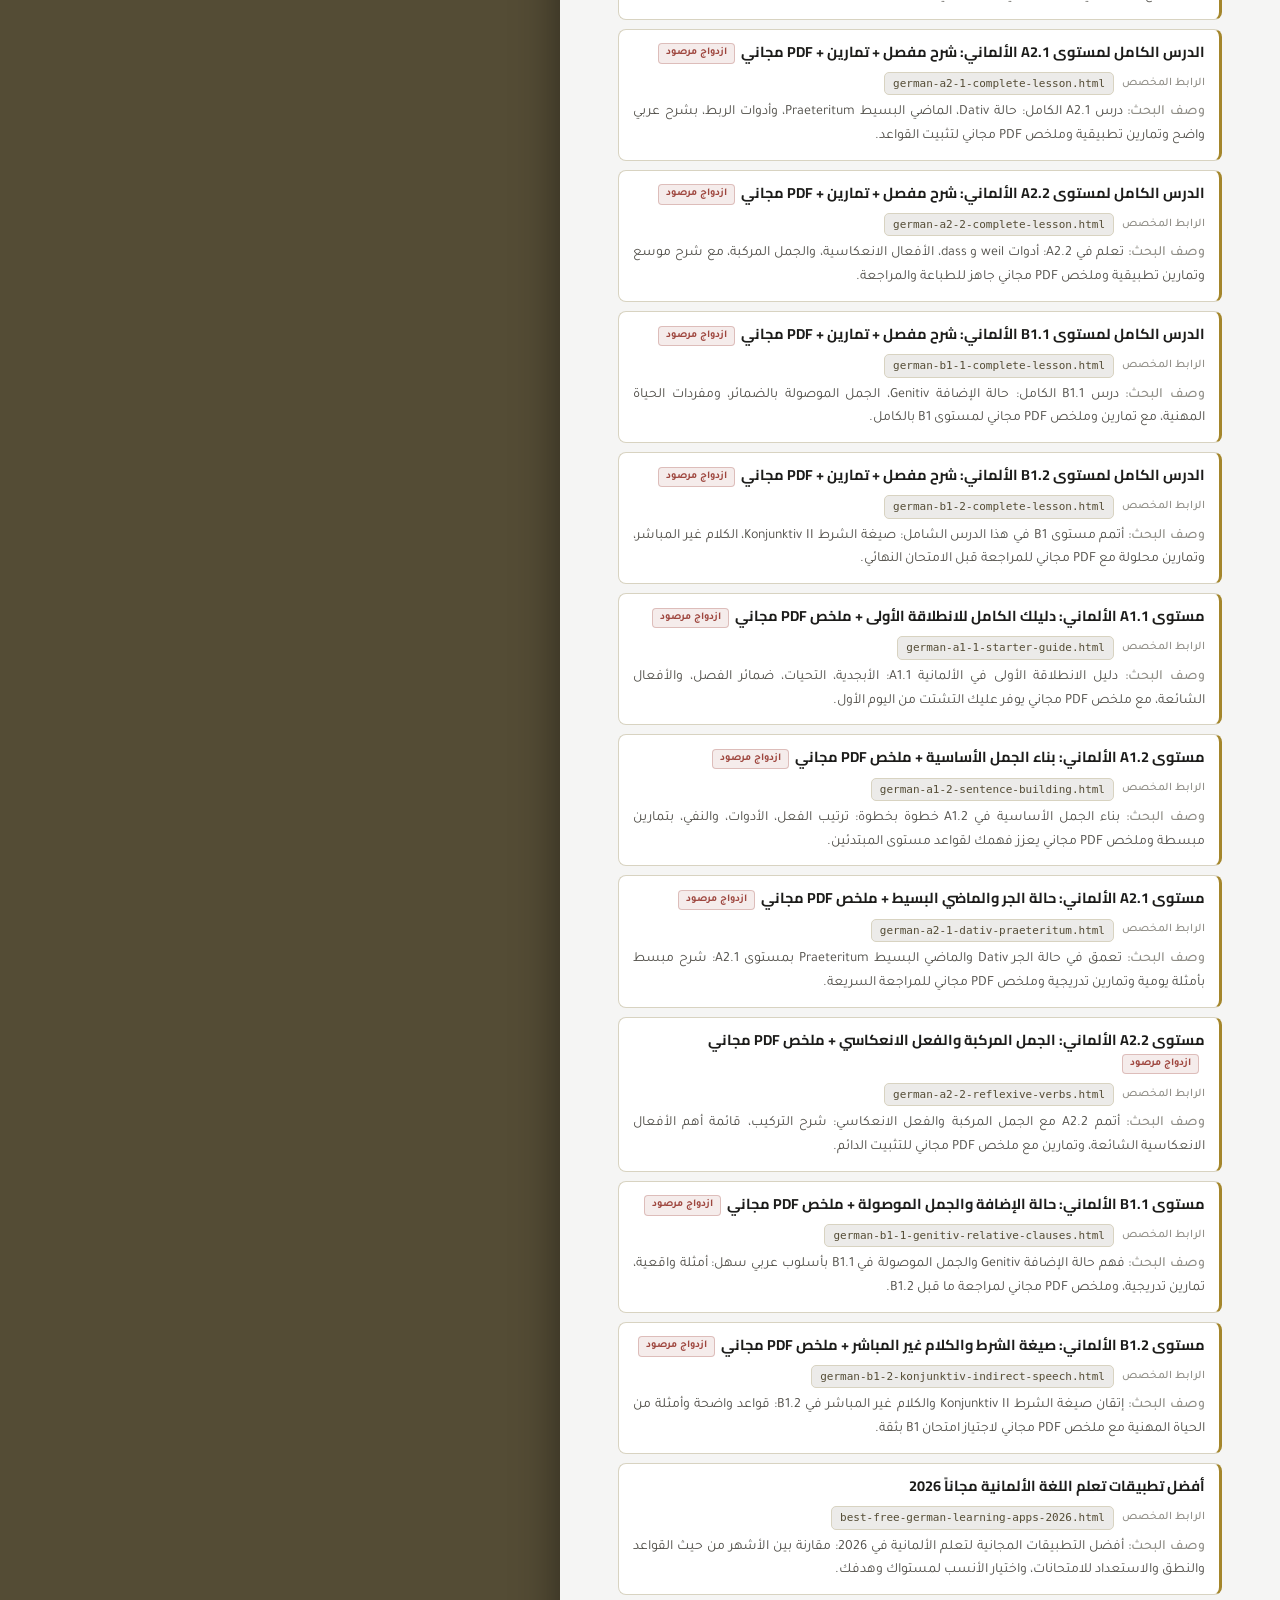
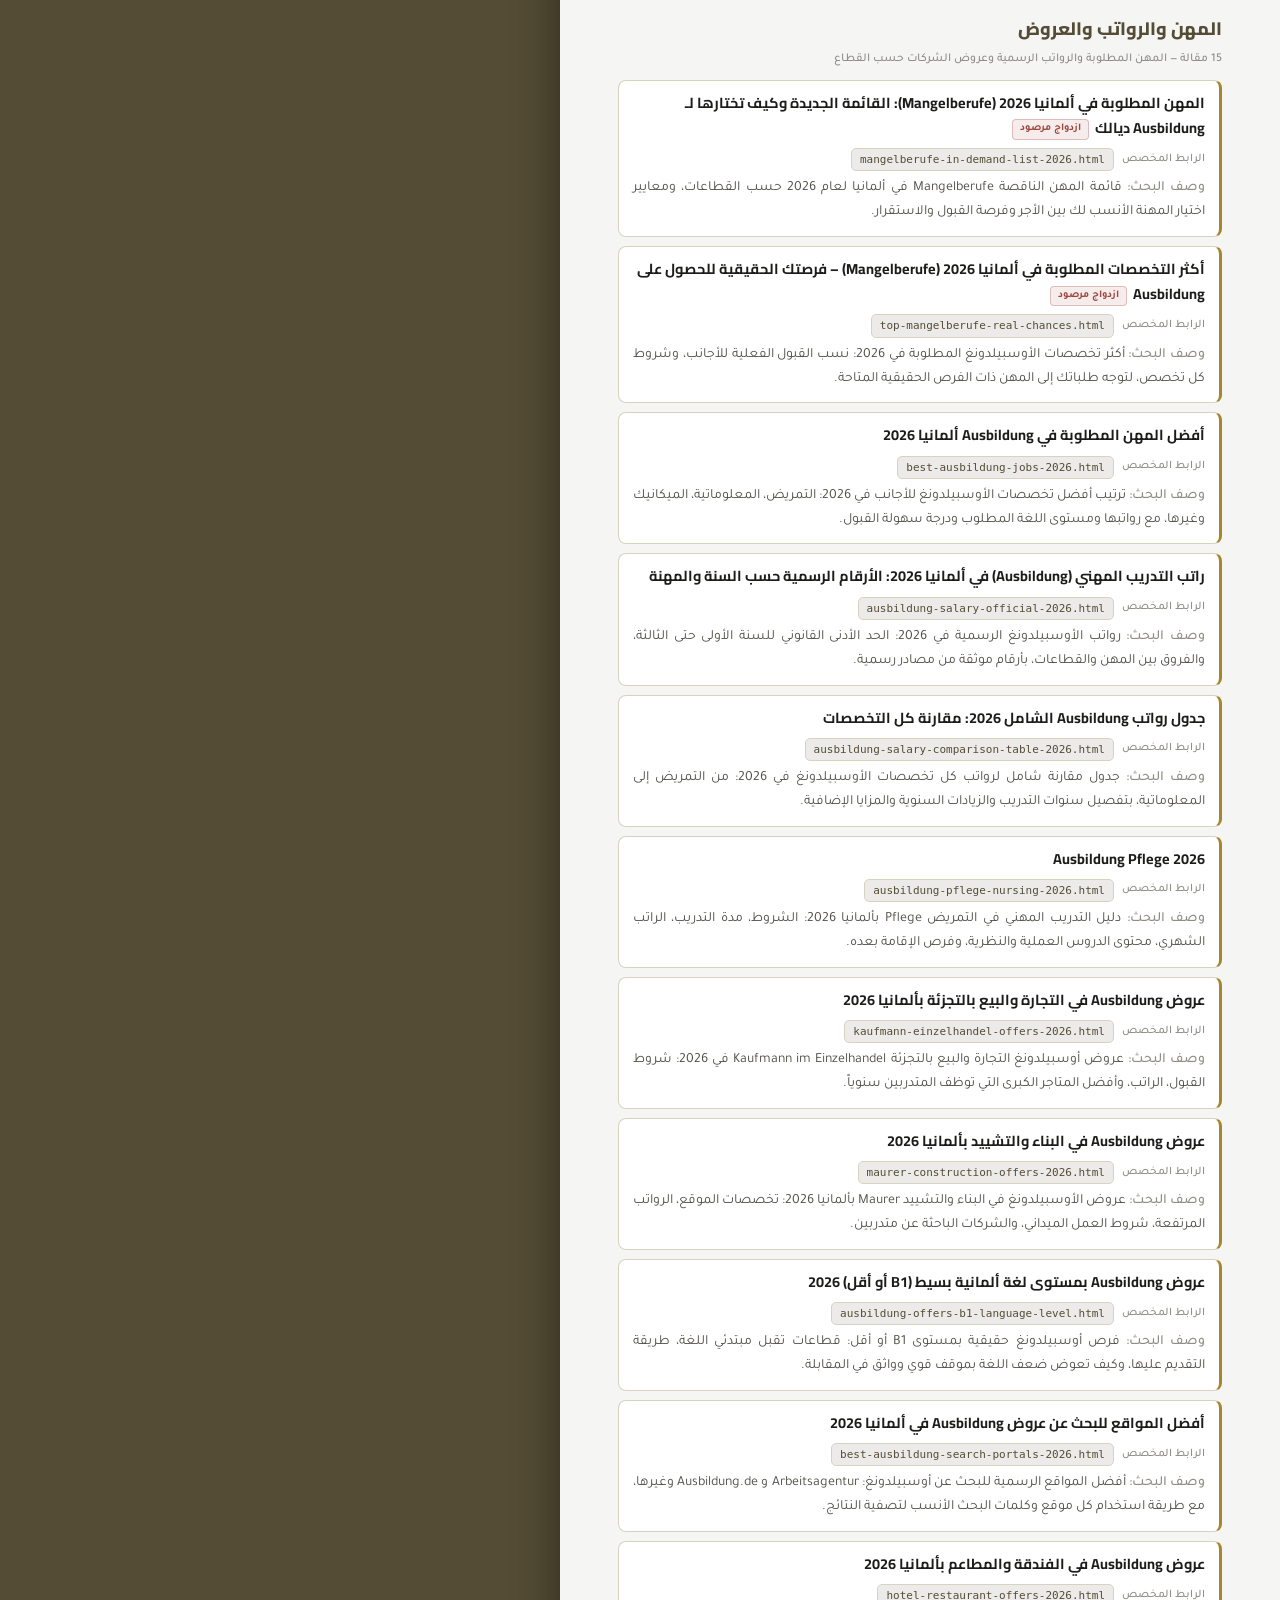
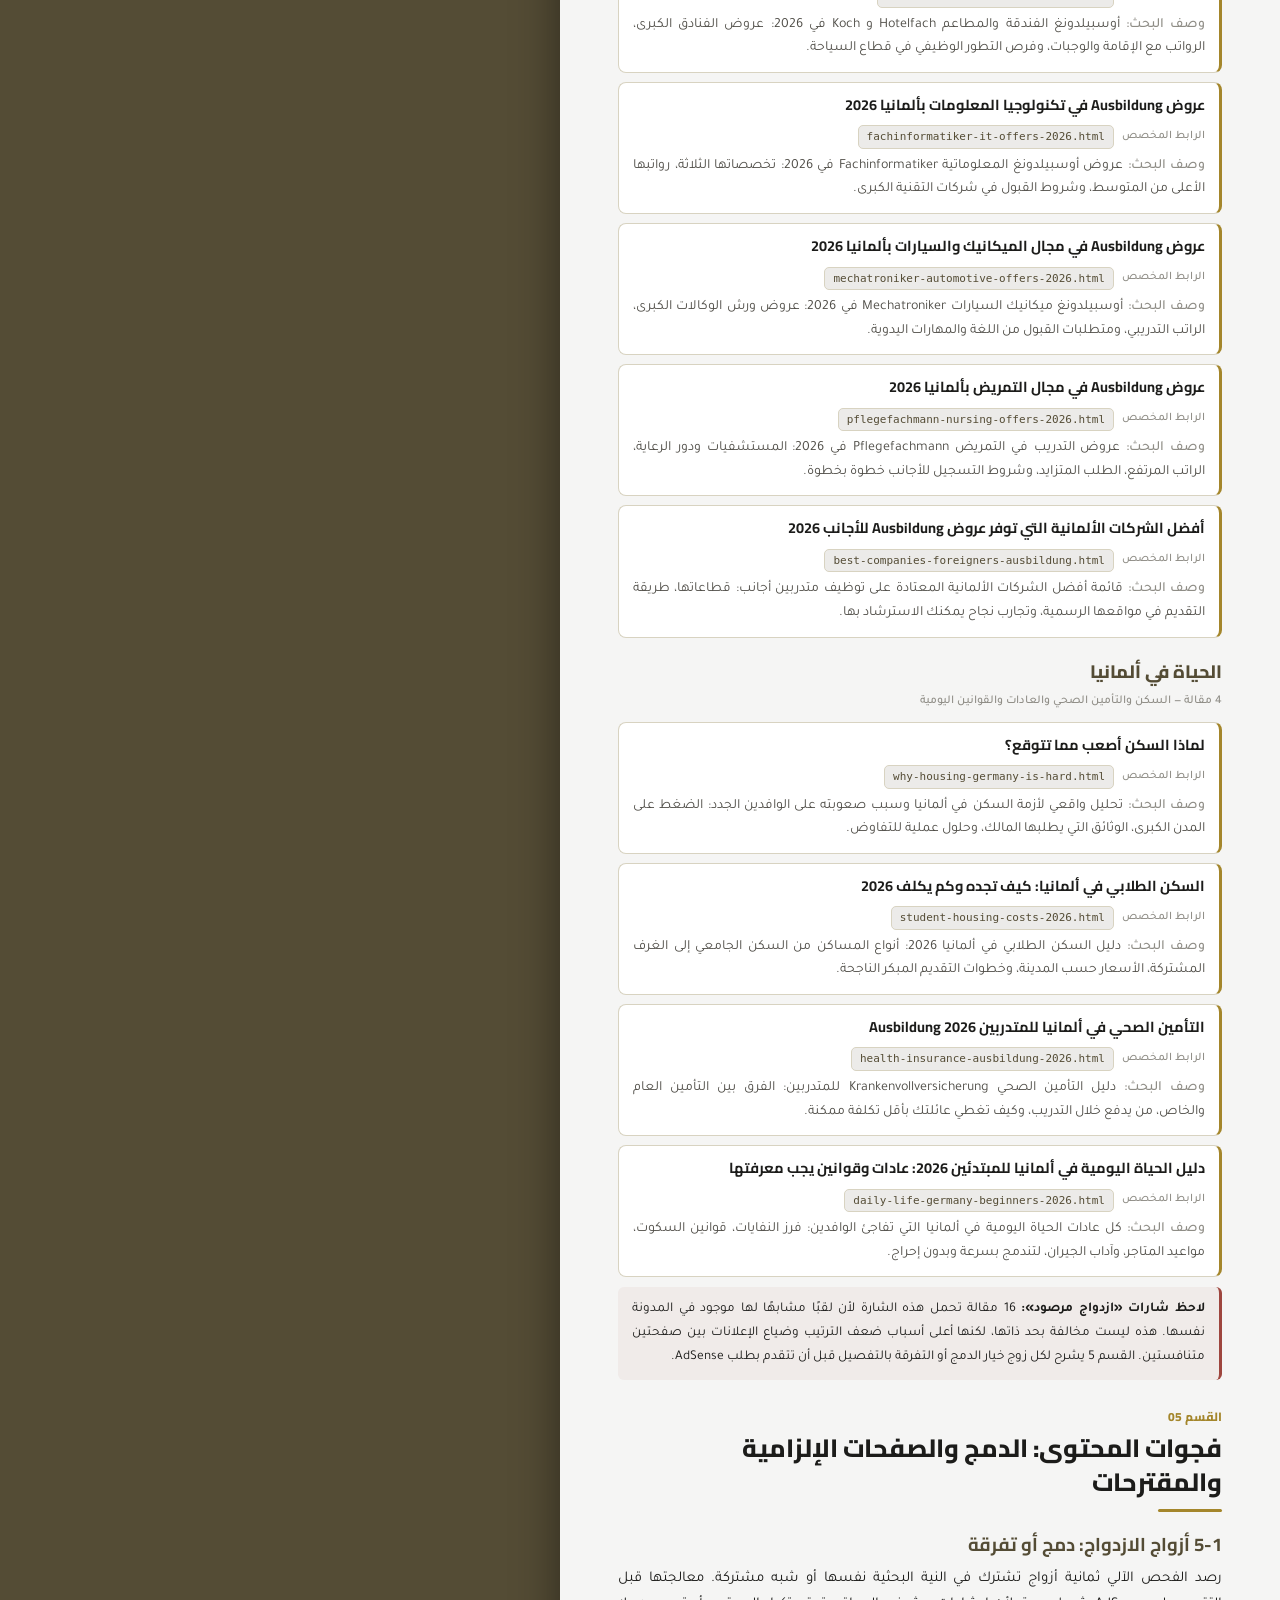
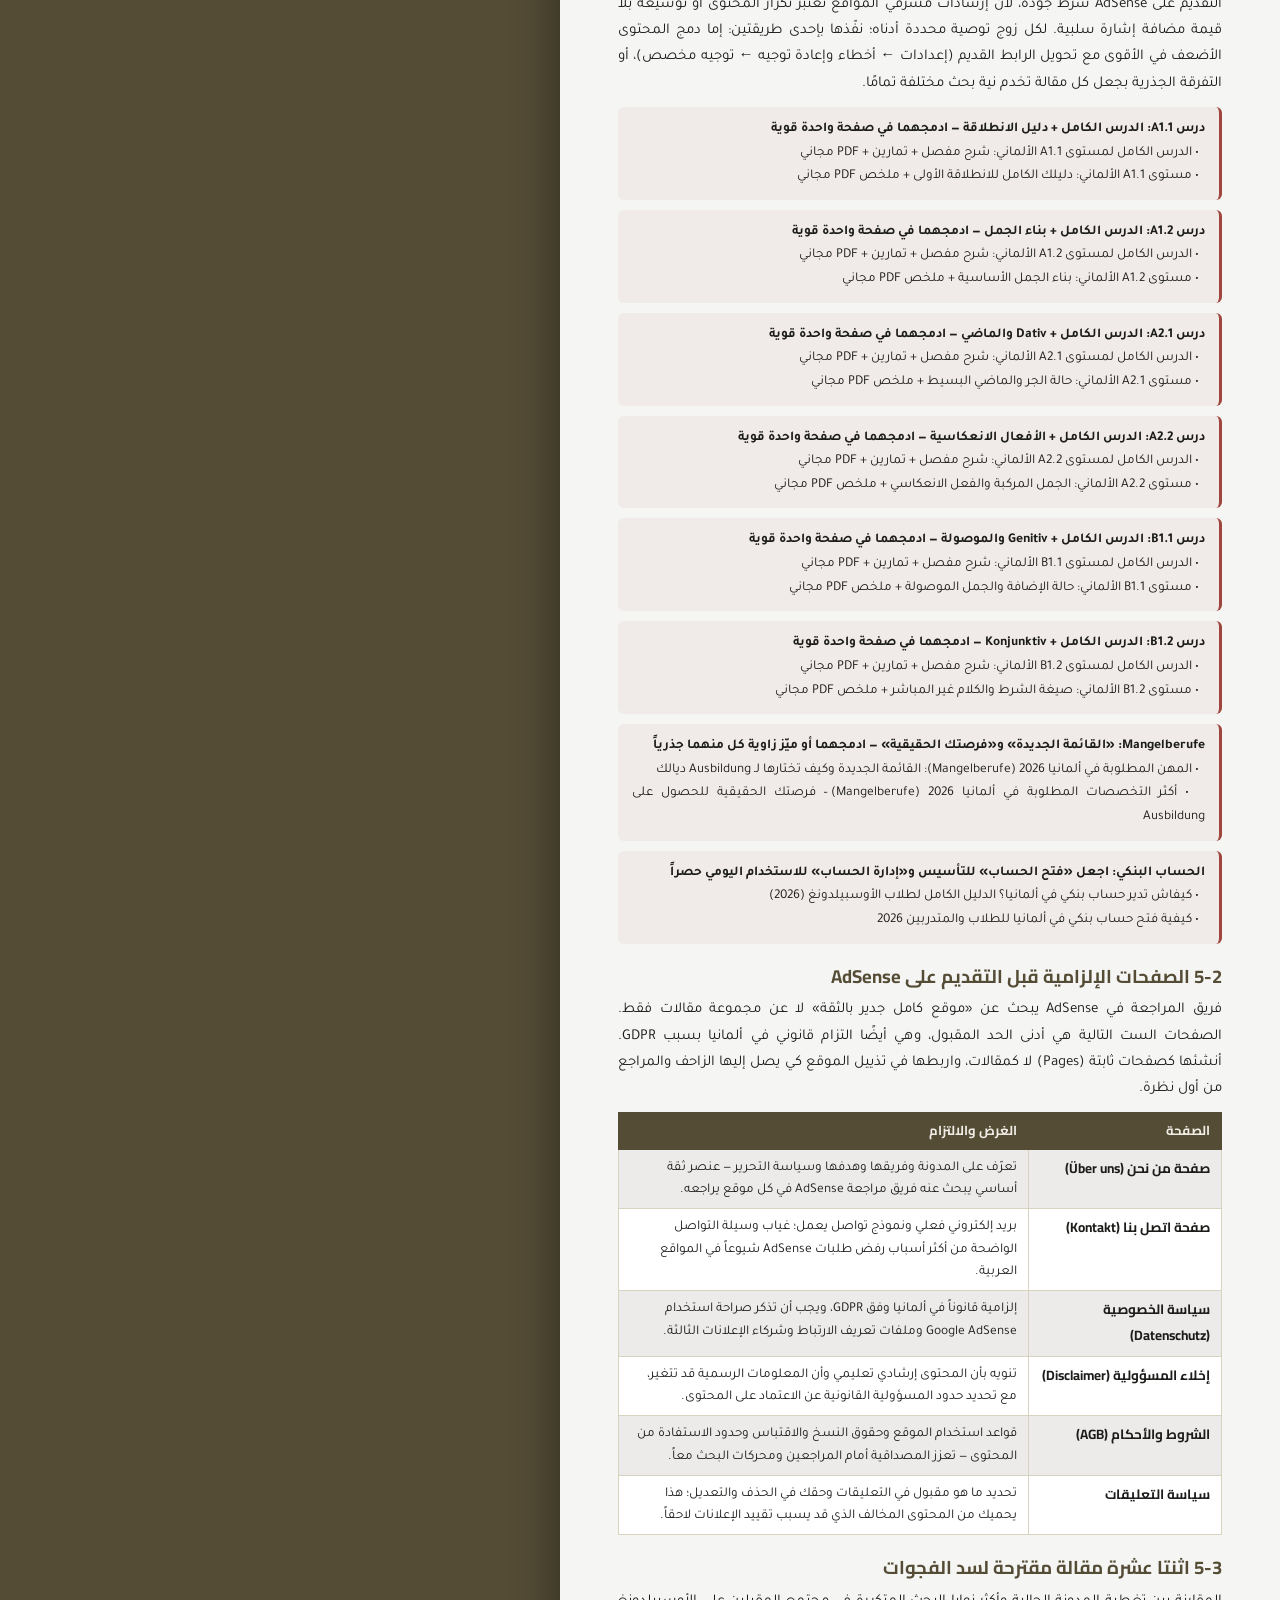
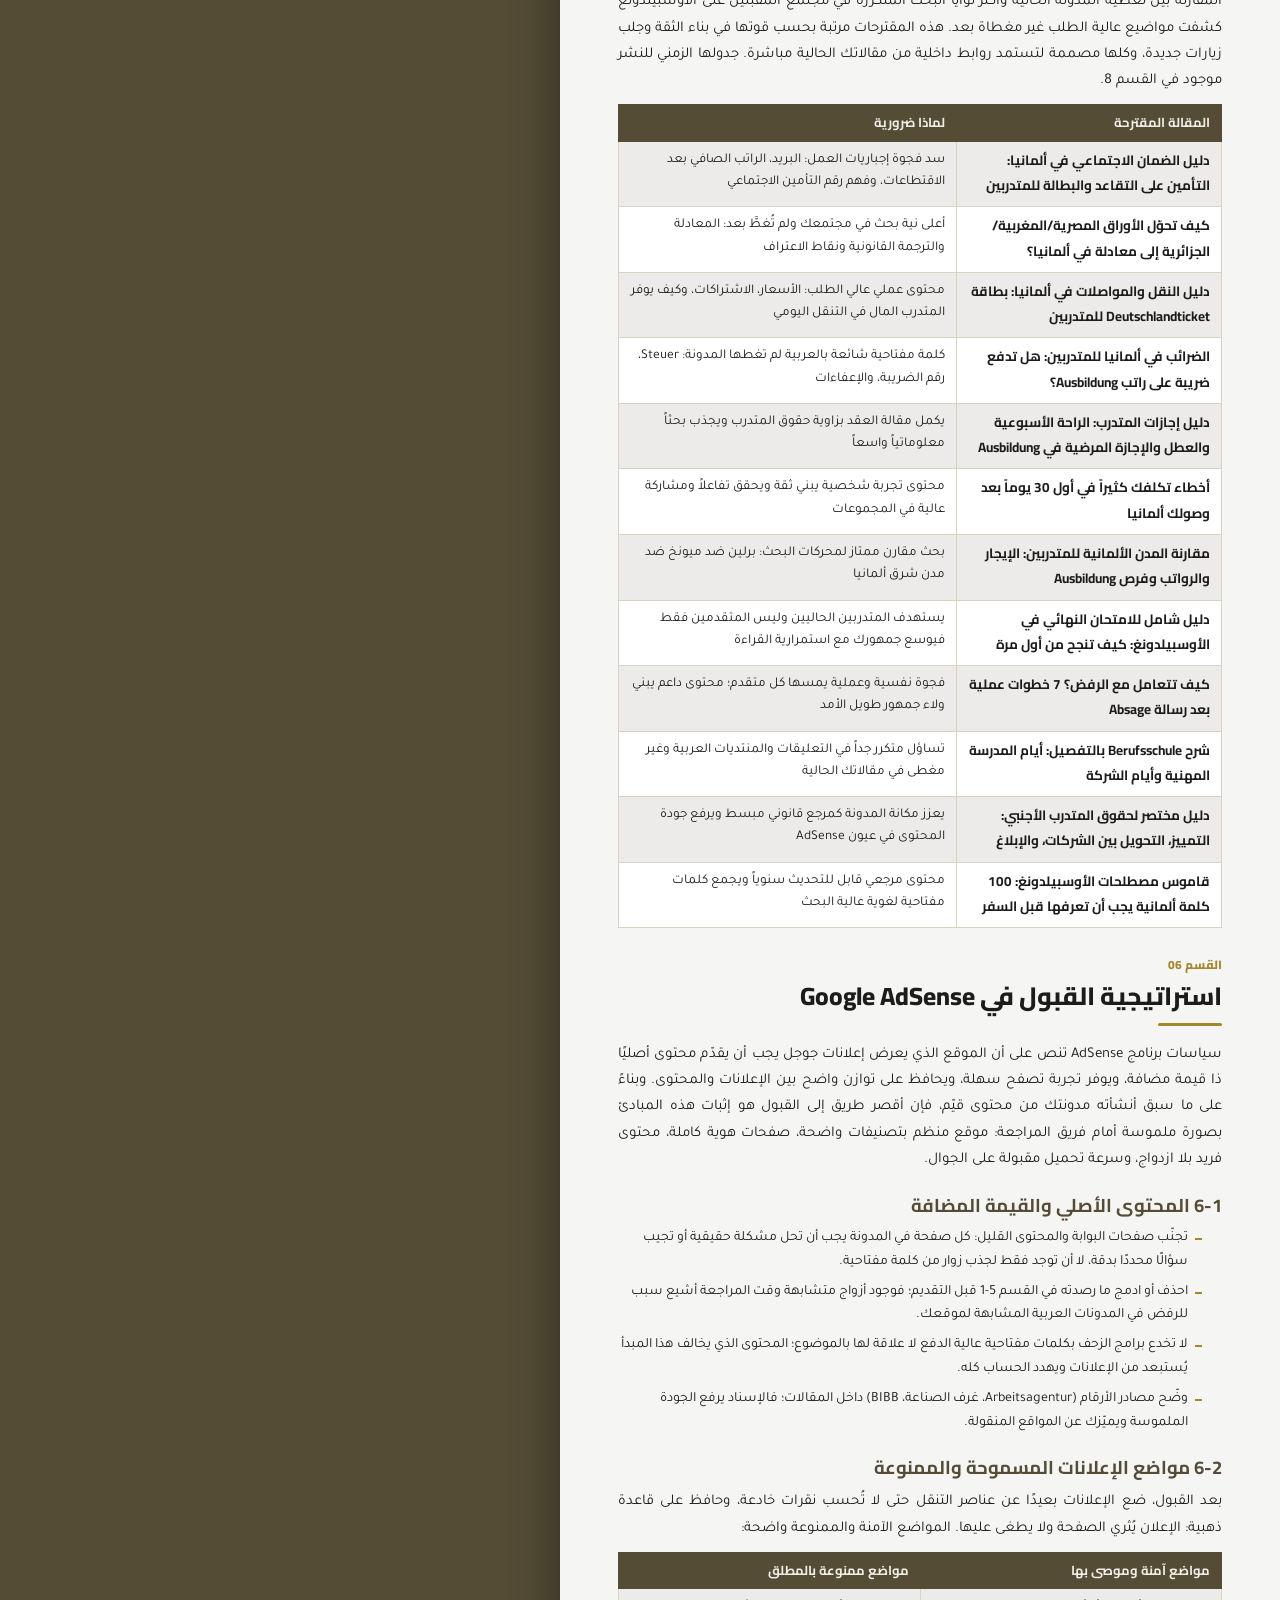
<file: ausbijobs-plan.html>
<!DOCTYPE html>
<html lang="ar" dir="rtl">
<head>
<meta charset="UTF-8">
<title>Ausbijobs | دليل الأوسبيلدونغ الشامل في ألمانيا — خطة تنظيم المحتوى وتهيئة AdSense</title>
<link href="https://fonts.googleapis.com/css2?family=Cairo:wght@700;800;900&family=Tajawal:wght@400;500;700&display=swap" rel="stylesheet">
<style>
@page { size: 720px 1020px; margin: 0; }
:root {
  --bg:#f5f5f4; --secbg:#ecebe9; --card:#eae9e5; --hf:#544c35; --block:#837754;
  --border:#d8d3c1; --icon:#907c40; --accent:#a4862b; --text:#1c1c1a;
  --muted:#8f8d86; --err:#9e463e; --ink:#efede6;
}
html, body {
  margin:0; padding:0; width:720px; background:#544c35;
  font-family:'Tajawal','Cairo',sans-serif; font-size:15px; color:var(--text);
  line-height:1.75;
}
body { line-break:strict; word-break:normal; overflow-wrap:break-word; }
@media screen {
  html { height:auto; display:flex; justify-content:center; background:#544c35; }
  body { margin:24px auto; box-shadow:0 0 44px rgba(0,0,0,.45); }
}
p, td, li { overflow-wrap:break-word; word-break:break-word; }
p { text-align:justify; margin:0 0 10px; }
* { box-sizing:border-box; }

/* ══ الغلاف ══ */
.front { width:720px; height:1020px; position:relative; break-after:page;
  background:
    radial-gradient(circle 460px at -80px 1080px, rgba(164,134,43,0.055) 0, rgba(164,134,43,0.055) 99%, rgba(164,134,43,0) 100%),
    radial-gradient(circle 236px at 620px 950px, rgba(164,134,43,0) 0, rgba(164,134,43,0) 235px, rgba(164,134,43,0.12) 235px, rgba(164,134,43,0.12) 236px, rgba(164,134,43,0) 236px),
    #f5f5f4; }
.fp-line { position:absolute; right:86px; top:100px; bottom:100px;
  width:6px; background:var(--accent); }
.fp-content { position:absolute; right:166px; left:56px; top:0; bottom:0; }
.fp-kicker { position:absolute; top:148px; font-size:13.5px; font-weight:500;
  color:var(--muted); }
.fp-kicker b { color:var(--accent); font-weight:700; }
.hero-latin { position:absolute; top:212px; font-family:'Cairo',sans-serif;
  font-weight:900; font-size:58px; line-height:1.05; color:var(--text); }
.hero-ar { position:absolute; top:296px; font-family:'Cairo',sans-serif;
  font-weight:700; font-size:27px; line-height:1.4; color:var(--hf); max-width:470px; }
.fp-summary { position:absolute; top:470px; max-width:480px; font-size:16px;
  line-height:1.85; color:var(--text); opacity:.88; text-align:justify; }
.fp-stats { position:absolute; top:672px; left:0; right:0; display:flex;
  flex-wrap:wrap; gap:10px; max-width:100%; }
.cstat { flex:1 1 42%; min-width:170px; max-width:100%; background:#fff;
  border:1px solid var(--border); border-radius:10px; padding:12px 14px; }
.cstat-num { font-family:'Cairo',sans-serif; font-weight:800; font-size:25px;
  color:var(--accent); line-height:1.15; }
.cstat-lbl { font-size:12.5px; color:var(--muted); font-weight:500; margin-top:2px; }
.fp-meta { position:absolute; top:905px; font-size:13.5px; color:var(--text); }
.fp-meta span { color:var(--muted); }
.fp-edition { position:absolute; bottom:44px; left:0; font-size:11px;
  color:var(--muted); font-family:'DejaVu Sans Mono',monospace; }

/* ══ المحتوى ══ */
.main-content { padding:54px 58px 40px; background:var(--bg); }
.chapter-header { break-after:avoid; break-inside:avoid; margin:26px 0 16px; }
.chapter-header.first { margin-top:0; }
.section-tag { font-family:'Cairo',sans-serif; font-weight:800; font-size:12px;
  color:var(--accent); }
.section-title { font-family:'Cairo',sans-serif; font-weight:800; font-size:25px;
  line-height:1.35; color:var(--text); margin:4px 0 0; }
.section-title::after { content:''; display:block; height:3px; width:64px;
  background:var(--accent); margin-top:10px; border-radius:2px; }
h3.sub { font-family:'Cairo',sans-serif; font-weight:700; font-size:18.5px;
  color:var(--hf); margin:20px 0 8px; break-after:avoid; line-height:1.4; }
.lead { font-size:15px; }

/* بطاقات عامة */
.card { background:#fff; border:1px solid var(--border); border-radius:10px;
  padding:13px 16px; margin-bottom:12px; break-inside:avoid; }
.card-label { font-family:'Cairo',sans-serif; font-weight:700; font-size:13px;
  color:var(--accent); margin-bottom:5px; }
.card-value { font-family:'Cairo',sans-serif; font-weight:700; font-size:17px;
  line-height:1.5; color:var(--text); }
.card-note { font-size:13px; color:var(--muted); margin-top:6px; line-height:1.65;
  text-align:justify; }
.chip { display:inline-block; font-family:'DejaVu Sans Mono',monospace;
  font-size:11px; color:var(--hf); background:var(--secbg);
  border:1px solid var(--border); border-radius:5px; padding:1px 8px;
  vertical-align:middle; }

.callout { background:rgba(164,134,43,0.08); border-right:3px solid var(--accent);
  border-radius:6px; padding:11px 14px; margin:10px 0 14px; font-size:13.5px;
  line-height:1.75; break-inside:avoid; text-align:justify; }
.callout.warn { background:rgba(158,70,62,0.06); border-right-color:var(--err); }

/* شبكة أرقام */
.stat-grid { display:flex; flex-wrap:wrap; gap:10px; margin:14px 0 6px; max-width:100%; }
.stat { flex:1 1 29%; min-width:160px; max-width:100%; background:#fff;
  border:1px solid var(--border); border-radius:10px; padding:12px 14px;
  break-inside:avoid; }
.stat-num { font-family:'Cairo',sans-serif; font-weight:800; font-size:26px;
  color:var(--accent); line-height:1.15; }
.stat-lbl { font-size:12.5px; color:var(--muted); font-weight:500; margin-top:3px; line-height:1.45; }

/* بطاقات المقالات */
.a-card { background:#fff; border:1px solid var(--border);
  border-right:3px solid var(--accent); border-radius:8px;
  padding:11px 14px; margin-bottom:9px; break-inside:avoid; }
.a-top { margin-bottom:6px; line-height:1.55; }
.a-title { font-family:'Cairo',sans-serif; font-weight:700; font-size:14.5px;
  color:var(--text); }
.a-slug-row { display:flex; align-items:center; gap:8px; flex-wrap:wrap;
  margin:5px 0 6px; max-width:100%; }
.a-key { font-size:11.5px; color:var(--muted); font-weight:500; flex-shrink:0; }
.a-desc { font-size:14px; color:#504e48; line-height:1.7; text-align:justify; margin:0; }
.dup-badge { display:inline-block; font-size:10.5px; font-weight:700;
  color:var(--err); background:rgba(158,70,62,0.10);
  border:1px solid rgba(158,70,62,0.28); border-radius:4px;
  padding:1px 7px; margin-right:6px; vertical-align:middle; white-space:nowrap; }
.cat-h { font-family:'Cairo',sans-serif; font-weight:800; font-size:18px;
  color:var(--hf); margin:18px 0 4px; break-after:avoid; }
.cat-count { font-size:12px; color:var(--muted); font-weight:500;
  font-family:'Tajawal',sans-serif; margin-bottom:10px; break-after:avoid; }

/* جداول */
table { width:100%; border-collapse:collapse; margin:8px 0 14px; }
thead { display:table-header-group; }
tr { break-inside:avoid; }
th { background:var(--hf); color:var(--ink); font-family:'Cairo',sans-serif;
  font-weight:700; font-size:13px; padding:8px 11px; text-align:right;
  border:1px solid var(--hf); line-height:1.5; }
td { border:1px solid var(--border); padding:7px 11px; font-size:13.5px;
  line-height:1.65; vertical-align:top; background:#fff; }
tbody tr:nth-child(odd) td { background:var(--secbg); }
td b { font-family:'Cairo',sans-serif; font-weight:700; color:var(--text); }
.keep { break-inside:avoid; }

/* أكواد */
.code { direction:ltr; text-align:left; font-family:'DejaVu Sans Mono','Courier New',monospace; font-size:11.5px; line-height:1.7; background:var(--hf);
  color:var(--ink); border-radius:8px; padding:13px 16px; margin:8px 0 14px;
  white-space:pre-wrap; break-inside:avoid; overflow-wrap:break-word; }
.code .cm { color:#b9b19b; }

/* قوائم */
ul.dash { margin:4px 0 12px; padding-right:20px; padding-left:0; list-style:none; }
ul.dash li { position:relative; padding-right:14px; margin-bottom:6px;
  font-size:14px; line-height:1.7; break-inside:avoid; }
ul.dash li::before { content:''; position:absolute; right:0; top:11px;
  width:7px; height:2px; background:var(--accent); }
ol.steps { margin:4px 0 12px; padding-right:22px; }
ol.steps li { margin-bottom:7px; font-size:14px; line-height:1.7; break-inside:avoid; }

/* صفحة الخاتمة */
.ending { width:720px; height:1020px; break-before:page; overflow:hidden;
  background:var(--hf); color:var(--ink); position:relative; }
.ending-inner { position:absolute; inset:0; padding:80px 64px 60px; }
.end-tag { font-family:'Cairo',sans-serif; font-weight:800; font-size:13px;
  color:#cdb87a; }
.end-title { font-family:'Cairo',sans-serif; font-weight:800; font-size:34px;
  color:#fff; margin:8px 0 14px; line-height:1.3; }
.end-lead { font-size:15px; line-height:1.85; color:#d9d5c8; max-width:560px;
  text-align:justify; }
.end-list { margin-top:26px; }
.end-item { display:flex; gap:12px; margin-bottom:13px; break-inside:avoid; }
.end-num { font-family:'Cairo',sans-serif; font-weight:800; font-size:15px;
  color:#cdb87a; min-width:26px; line-height:1.6; }
.end-txt { font-size:14px; line-height:1.65; color:var(--ink); }
.end-foot { position:absolute; bottom:48px; left:64px; right:64px;
  display:flex; justify-content:space-between; font-size:11.5px; color:#a49c85; }
</style>
</head>
<body>
<div class="front">
  <div class="fp-line"></div>
  <div class="fp-content">
    <div class="fp-kicker">خطة تنظيم المحتوى · تهيئة القبول في <b>AdSense</b> · استهداف SEO</div>
    <div class="hero-latin">Ausbijobs</div>
    <div class="hero-ar">دليل الأوسبيلدونغ الشامل في ألمانيا</div>
    <p class="fp-summary">وثيقة عمل شاملة لإعادة تنظيم مدونة ausbijobs.com: هيكل تصنيفي من ستة أقسام يغطي كل المقالات الحالية، روابط مخصصة وأوصاف ميتا جاهزة للنسخ، معالجة الازدواج، سد فجوات المحتوى، ومسار عملي واضح للقبول في AdSense وتصدّر نتائج البحث مع الحفاظ على الجمهور.</p>
    <div class="fp-stats">
      <div class="cstat"><div class="cstat-num">57</div><div class="cstat-lbl">مقالة منظمة وموثقة</div></div>
      <div class="cstat"><div class="cstat-num">6</div><div class="cstat-lbl">تصنيفات رئيسية</div></div>
      <div class="cstat"><div class="cstat-num">12</div><div class="cstat-lbl">مقالة مقترحة لسد الفجوات</div></div>
      <div class="cstat"><div class="cstat-num">9</div><div class="cstat-lbl">أقسام تنفيذية في هذه الخطة</div></div>
    </div>
    <div class="fp-meta">المدونة: <b>Emplois</b> · www.ausbijobs.com &nbsp;<span>|</span>&nbsp; أكتوبر 2026</div>
    <div class="fp-edition">CONTENT ORGANIZATION PLAN · V1.0</div>
  </div>
</div><div class="main-content">
<div class="chapter-header first">
  <div class="section-tag">القسم 01</div>
  <h2 class="section-title">نظرة عامة على الوثيقة</h2>
</div>
<p class="lead">وثيقة العمل هذه هي المرجع التنفيذي لإعادة بناء مدونة <b>Emplois</b> على النطاق
<b>ausbijobs.com</b> بشكل منظّم ومتوافق مع سياسات Google AdSense وإرشادات مشرفي المواقع.
جاءت الحاجة إلى هذه الخطة لأن المدونة جمعت خلال أشهر قليلة عددًا كبيرًا من المقالات القيّمة
دون هيكل تصنيفي واضح، وظهرت أزواج متقاربة من المقالات قد تُفسَّر على أنها تكرار، وهو ما
تنصح إرشادات جوجل بتجنّبه صراحةً لأنه يضعف ترتيب الصفحات ويهدد القبول في الشبكة الإعلانية.</p>
<p>في الأقسام التالية ستجد هوية لفظية كاملة جاهزة للنسخ، وهيكلاً من ستة تصنيفات تغطي كل
المقالات الحالية الـ57 دون ترك أي مقالة بلا مكان، ثم روابطًا مخصصة وأوصاف بحث بحدود 150
حرفًا لكل مقالة على حدة، وخطّة لسد فجوات المحتوى بمقالات جديدة تستهدف كلمات مفتاحية لم
تُغطَّ بعد، وأخيرًا مسارًا عمليًا للقبول في AdSense وأكواد الميتا جاهزة للصق في القالب.
كل رقم وطول في هذه الوثيقة تم التحقق منه آليًا قبل التسليم.</p>
<div class="stat-grid">
  <div class="stat"><div class="stat-num">57</div><div class="stat-lbl">مقالة حالية موزعة على 6 تصنيفات</div></div>
  <div class="stat"><div class="stat-num">8</div><div class="stat-lbl">أزواج ازدواج مرصودة للدمج أو التفرقة</div></div>
  <div class="stat"><div class="stat-num">6</div><div class="stat-lbl">صفحات إلزامية قبل طلب AdSense</div></div>
</div>
<div class="callout"><b>خريطة الوثيقة:</b> القسم 2 هوية المدونة وأوصافها&nbsp;— القسم 3 هيكل التصنيفات&nbsp;—
القسم 4 تنظيم المقالات مع الروابط والأوصاف&nbsp;— القسم 5 فجوات المحتوى والصفحات الإلزامية&nbsp;—
القسم 6 استراتيجية قبول AdSense&nbsp;— القسم 7 استهداف SEO&nbsp;— القسم 8 الحفاظ على الجمهور&nbsp;—
القسم 9 أكواد الميتا الجاهزة&nbsp;— الخاتمة قائمة تنفيذ من عشر خطوات.</div>
<div class="chapter-header">
  <div class="section-tag">القسم 02</div>
  <h2 class="section-title">هوية المدونة: العنوان والوصفان</h2>
</div>
<p class="lead">الهوية اللفظية الموحدة هي أساس الثقة لدى الزائر ومحرك البحث معًا. عندما يتطابق
عنوان المدونة مع وصفها المختصر ومع حسابات التواصل، تتراكم لدى جوجل إشارات قوية تربط العلامة
بمجالها وتسرّع فهرسة المقالات الجديدة. هذه الهوية مدروسة بحيث لا يتجاوز العنوان 60 حرفًا
(حد العرض الآمن في نتائج البحث)، ولا يتجاوز الوصف القصير 80 حرفًا (حد إعدادات بلوجر)،
ويقع الوصف الكبير في نطاق 500 حرف المطلوب.</p>

<h3 class="sub">عنوان المدونة (لإعدادات العنوان ووسم title)</h3>
<div class="card">
  <div class="card-label">العنوان المعتمد — 47 حرفًا</div>
  <div class="card-value">Ausbijobs | دليل الأوسبيلدونغ الشامل في ألمانيا</div>
  <div class="card-note">يدمج اسم العلامة Ausbijobs مع الكلمة المفتاحية الأهم «الأوسبيلدونغ في ألمانيا»، ويظهر كاملًا في نتائج البحث دون قص. يُكتب في: إعدادات بلوجر ← العنوان، وفي وسم &lt;title&gt; بعد اسم المدونة يُفضَّل إلحاق اسم المقالة المفصولة بعلامة | .</div>
</div>

<h3 class="sub">الوصف القصير — 80 حرفًا (الحد 80)</h3>
<div class="card">
  <div class="card-value" style="font-size:15.5px;">دليلك العربي الشامل للأوسبيلدونغ في ألمانيا: مهن ورواتب وتأشيرة ولغة وحياة يومية</div>
  <div class="card-note">يوضع في: إعدادات بلوجر ← تفعيل «وصف البحث» ثم لصقه في حقل وصف المدونة، ويُستخدم نفسه في وصف الموقع عند تسجيل Google Search Console، وفي السيرة التعريفية لحسابات التواصل حتى تتطابق الإشارات.</div>
</div>

<h3 class="sub">الوصف الكبير — 507 حرفًا (الحد ~500)</h3>
<div class="card">
  <div class="card-value" style="font-size:14.5px; font-weight:500; font-family:'Tajawal';">Ausbijobs هو دليلك العربي المتخصص في التدريب المهني (Ausbildung) في ألمانيا. نقدم خارطة طريق كاملة من الصفر حتى توقيع العقد: أنواع الأوسبيلدونغ والمهن المطلوبة والرواتب الرسمية، خطوات التقديم وكتابة السيرة الذاتية وخطاب التحفيز، إجراءات التأشيرة والحساب المصرفي المغلق، دروساً مجانية في اللغة الألمانية من A1 حتى B2 مع ملخصات PDF، ونصائح عملية عن السكن والتأمين الصحي والحياة اليومية. هدفنا أن نجعل رحلتك نحو التدريب المهني في ألمانيا أوضح وأسهل، بمحتوى عربي أصلي محدّث سنوياً يستند إلى مصادر رسمية ألمانية.</div>
  <div class="card-note">يوضع في: صفحة «من نحن» كفقرة افتتاحية، وحقل Bio لصفحة الفيسبوك، وقيمة description داخل كود JSON-LD في القسم 9 من هذه الوثيقة. لا تكرر حرفيًا بين الموقعين كافة؛ اجعل نسخة صفحة من نحن تبدأ بهذه الفقرة ثم توسع بها بذكاء.</div>
</div>

<div class="callout"><b>قرار العلامة:</b> اعتَمد «Ausbijobs» اسمًا ظاهرًا موحدًا في الهيدر
والفافيكون وحسابات التواصل لأنه يجمع Ausbildung وJobs في كلمة واحدة سهلة الحفظ، ويُذكر
اسم Emplois داخل صفحة «من نحن» كاسم المشروع المؤسس إن رغبت في الحفاظ على الاستمرارية مع
القنوات القديمة. التوحيد ضروري لأن محركات البحث تربط الإشارات الاجتماعية بالعلامة، وأي
تضارب في الأسماء يشتت هذه الإشارات ويؤخر تصدّر النتائج.</div>
<div class="chapter-header">
  <div class="section-tag">القسم 03</div>
  <h2 class="section-title">هيكل التصنيفات (Labels) — ستة أقسام</h2>
</div>
<p class="lead">بنية التصنيفات ليست تفصيلاً شكليًا؛ فهي التي تحدد كيف يفهم الزائر الجديد
مدونة خلال أول ثلاثين ثانية، وكيف يزحف جوجل إلى عمق الموقع عبر صفحات الأرشيف. اعتمدنا ستة
تصنيفات كبرى تغطي رحلة الزائر كاملة: من «ما هو الأوسبيلدونغ؟» حتى الاستقرار اليومي في
ألمانيا، مع تجنّب كل من التفتت (عشرات التصنيفات التي تضعف كل صفحة أرشيف) والتجاذب (ثلاثة
تصنيفات تختنق بأكثر من عشرين مقالة).</p>
<table class="keep">
<thead><tr><th style="width:26%;">التصنيف</th><th>نطاقه</th><th style="width:14%;">الحجم</th></tr></thead>
<tbody>
<tr><td><b>دليل البداية والأساسيات</b></td><td>أساسيات الأوسبيلدونغ وخارطة الطريق والاختيار الصحيح بين المسارات</td><td style='text-align:center;white-space:nowrap;'>8 مقالة</td></tr>
<tr><td><b>التقديم والملف</b></td><td>الوثائق والسيرة الذاتية وخطاب التحفيز والمقابلة والعقد</td><td style='text-align:center;white-space:nowrap;'>10 مقالة</td></tr>
<tr><td><b>التأشيرة والبنك والإقامة</b></td><td>فيزا الأوسبيلدونغ والحساب المغلق والإقامة بعد التخرج</td><td style='text-align:center;white-space:nowrap;'>6 مقالة</td></tr>
<tr><td><b>اللغة الألمانية</b></td><td>دروس A1 إلى B2 مع ملخصات PDF مجانية وتطبيقات التعلم</td><td style='text-align:center;white-space:nowrap;'>14 مقالة</td></tr>
<tr><td><b>المهن والرواتب والعروض</b></td><td>المهن المطلوبة والرواتب الرسمية وعروض الشركات حسب القطاع</td><td style='text-align:center;white-space:nowrap;'>15 مقالة</td></tr>
<tr><td><b>الحياة في ألمانيا</b></td><td>السكن والتأمين الصحي والعادات والقوانين اليومية</td><td style='text-align:center;white-space:nowrap;'>4 مقالة</td></tr>

</tbody></table>
<div class="callout"><b>قواعد استخدام التصنيفات في بلوجر:</b> اربط كل مقالة بتصنيف رئيسي
واحد حصراً حسب جدول القسم 4، وأضف تصنيفًا ثانويًا واحدًا كحد أقصى عندما تكون المقالة جسرًا
طبيعيًا بين قسومين (مثل درس مفردات التمريض: أساسه «اللغة الألمانية» وثانويه «Mangelberufe»).
اجعل أسماء التصنيفات بالعربية كما هي أعلاه تمامًا في كل مقالة، لأن اختلاف حرف واحد ينشئ
تصنيفًا وهميًا جديدًا ويشتت الأرشيف. أخيرًا، لا تترك أي مقالة بلا تصنيف؛ فالمقالات غير
المصنفة تفقد فرصة الظهور في صفحات الأرشيف والروابط الداخلية.</div>
<p><b>إجمالي التغطية:</b> 57 مقالة موزعة، لا توجد أي مقالة خارج التصنيفات الستة، ولا
أي تصنيف يتجاوز خمس عشرة مقالة، وهو توزيع متوازن يحافظ على قوة كل صفحة أرشيف.</p>
<div class="chapter-header">
  <div class="section-tag">القسم 04</div>
  <h2 class="section-title">تنظيم المقالات: الروابط والأوصاف الجاهزة</h2>
</div>
<p class="lead">هذا هو قلب الوثيقة: كل مقالة من مقالات المدونة الـ57 موثقة هنا بعنوانها
الأصلي، وبالرابط المخصص المقترح لها (Custom Permalink)، وبوصف بحث جاهز ضمن نطاق 150 حرفًا.
طريقة الاستخدام بسيطة: افتح المقالة في محرر بلوجر، من الإعدادات الجانبية الصق الرابط في حقل
«رابط مخصص» بعد حذف الامتداد .html، ثم الصق الوصف في حقل «وصف البحث». الوصف كُتب ليكون
ملخصًا مقنعًا يحمل الكلمات المفتاحية الطبيعية للنتيجة، لأن جوجل غالبًا يعرضه أسفل العنوان
عندما يطابق نية الباحث، وما تجاوز حدود 155 حرفًا يُقتطع عادة في نتائج الجوال.</p><h3 class="cat-h">دليل البداية والأساسيات</h3><div class="cat-count">8 مقالة — أساسيات الأوسبيلدونغ وخارطة الطريق والاختيار الصحيح بين المسارات</div>
<div class="a-card">
  <div class="a-top"><span class="a-title">ما هو Ausbildung بالضبط؟</span></div>
  <div class="a-slug-row"><span class="a-key">الرابط المخصص</span>
    <span class="chip" dir="ltr">what-is-ausbildung-germany.html</span></div>
  <p class="a-desc"><b style="color:#8f8d86;font-weight:500;">وصف البحث: </b>شرح مبسط لمفهوم التدريب المهني الأوسبيلدونغ في ألمانيا: نظرياً وعملياً، مدته، شروطه، ومزاياه للعرب الراغبين في مهنة مستقبلية آمنة.</p>
</div>
<div class="a-card">
  <div class="a-top"><span class="a-title">الفرق بين Ausbildung و Studium في ألمانيا: أيهما تختار؟</span></div>
  <div class="a-slug-row"><span class="a-key">الرابط المخصص</span>
    <span class="chip" dir="ltr">ausbildung-vs-studium-differences.html</span></div>
  <p class="a-desc"><b style="color:#8f8d86;font-weight:500;">وصف البحث: </b>مقارنة عملية بين التدريب المهني والدراسة الجامعية في ألمانيا من حيث المدة والراتب وفرص العمل، لمساعدتك على اختيار المسار الأنسب لمستقبلك.</p>
</div>
<div class="a-card">
  <div class="a-top"><span class="a-title">خارطة الطريق الكاملة: من التخطيط حتى أول يوم فـ Ausbildung 2026</span></div>
  <div class="a-slug-row"><span class="a-key">الرابط المخصص</span>
    <span class="chip" dir="ltr">ausbildung-roadmap-full-2026.html</span></div>
  <p class="a-desc"><b style="color:#8f8d86;font-weight:500;">وصف البحث: </b>خارطة طريق متسلسلة للتقديم على الأوسبيلدونغ: من تعلم اللغة وإعداد الملف حتى السفر وأول يوم تدريب، بجدول زمني واقعي لكل مرحلة في 2026.</p>
</div>
<div class="a-card">
  <div class="a-top"><span class="a-title">قائمة تحقق شاملة للأوسبيلدونغ 2026: كل ما يجب فعله قبل الوصول إلى ألمانيا وبعده</span></div>
  <div class="a-slug-row"><span class="a-key">الرابط المخصص</span>
    <span class="chip" dir="ltr">ausbildung-complete-checklist-2026.html</span></div>
  <p class="a-desc"><b style="color:#8f8d86;font-weight:500;">وصف البحث: </b>قائمة تحقق تفصيلية تنظم رحلتك إلى ألمانيا: الوثائق، اللغة، التأشيرة، السكن، والتأمين، مع خطوات ما قبل السفر وما بعد الوصول خطوة بخطوة.</p>
</div>
<div class="a-card">
  <div class="a-top"><span class="a-title">مراحل الأوسبيلدونغ في ألمانيا خطوة بخطوة: الدليل الشامل 2026</span></div>
  <div class="a-slug-row"><span class="a-key">الرابط المخصص</span>
    <span class="chip" dir="ltr">ausbildung-stages-step-by-step-2026.html</span></div>
  <p class="a-desc"><b style="color:#8f8d86;font-weight:500;">وصف البحث: </b>تعرّف على مراحل الأوسبيلدونغ بالترتيب: البحث عن التدريب، التقديم، العقد، التأشيرة، السنتان العمليتان، والامتحان النهائي مع نصائح للنجاح.</p>
</div>
<div class="a-card">
  <div class="a-top"><span class="a-title">10 أخطاء شائعة يرتكبها المتقدمون على Ausbildung (وكيف تتجنبها) 2026</span></div>
  <div class="a-slug-row"><span class="a-key">الرابط المخصص</span>
    <span class="chip" dir="ltr">ausbildung-common-mistakes-avoid-2026.html</span></div>
  <p class="a-desc"><b style="color:#8f8d86;font-weight:500;">وصف البحث: </b>أبرز عشرة أخطاء تفقد المتقدمين العرب فرص الأوسبيلدونغ: من السيرة الذاتية الضعيفة إلى التأخر في التقديم، مع حلول عملية لتجنب الرفض.</p>
</div>
<div class="a-card">
  <div class="a-top"><span class="a-title">كيف تبحث عن عمل في ألمانيا؟ دليل شامل خطوة بخطوة (2026)</span></div>
  <div class="a-slug-row"><span class="a-key">الرابط المخصص</span>
    <span class="chip" dir="ltr">how-to-find-job-germany-2026.html</span></div>
  <p class="a-desc"><b style="color:#8f8d86;font-weight:500;">وصف البحث: </b>دليل البحث عن عمل في ألمانيا للمقيمين والوافدين: مواقع التوظيف الرسمية، كتابة الطلب، والتقديم الصحيح وفق عادات سوق العمل الألماني.</p>
</div>
<div class="a-card">
  <div class="a-top"><span class="a-title">Chancenkarte ألمانيا 2026: الشروط والخطوات الكاملة</span></div>
  <div class="a-slug-row"><span class="a-key">الرابط المخصص</span>
    <span class="chip" dir="ltr">chancenkarte-germany-2026.html</span></div>
  <p class="a-desc"><b style="color:#8f8d86;font-weight:500;">وصف البحث: </b>شرح بطاقة الفرص Chancenkarte الألمانية بنظام النقاط الجديد: شروط المؤهلات واللغة والمال اللازمة، وخطوات التقديم للحصول على تأشيرة البحث عن عمل في ألمانيا.</p>
</div><h3 class="cat-h">التقديم والملف</h3><div class="cat-count">10 مقالة — الوثائق والسيرة الذاتية وخطاب التحفيز والمقابلة والعقد</div>
<div class="a-card">
  <div class="a-top"><span class="a-title">كل مجالات Ausbildung في ألمانيا 2026 + إيميلات حقيقية للشركات حسب كل مجال</span></div>
  <div class="a-slug-row"><span class="a-key">الرابط المخصص</span>
    <span class="chip" dir="ltr">ausbildung-fields-company-emails-2026.html</span></div>
  <p class="a-desc"><b style="color:#8f8d86;font-weight:500;">وصف البحث: </b>قائمة شاملة بمجالات الأوسبيلدونغ في ألمانيا مع بريدات إلكترونية حقيقية لشركات كل مجال، لتقديم طلباتك مباشرة وتزيد فرص الرد الإيجابي.</p>
</div>
<div class="a-card">
  <div class="a-top"><span class="a-title">أهم الوثائق المطلوبة للتقديم على Ausbildung في ألمانيا 2026 (Checklist كاملة)</span></div>
  <div class="a-slug-row"><span class="a-key">الرابط المخصص</span>
    <span class="chip" dir="ltr">ausbildung-application-documents-checklist.html</span></div>
  <p class="a-desc"><b style="color:#8f8d86;font-weight:500;">وصف البحث: </b>قائمة كاملة بوثائق التقديم على الأوسبيلدونغ: الشهادات مترجمة، السيرة، خطاب التحفيز، وإثبات اللغة، مع نصائح لتنسيق ملف احترافي مقبول.</p>
</div>
<div class="a-card">
  <div class="a-top"><span class="a-title">كيف تكتب Lebenslauf (سيرة ذاتية ألمانية) مقبول 2026</span></div>
  <div class="a-slug-row"><span class="a-key">الرابط المخصص</span>
    <span class="chip" dir="ltr">lebenslauf-german-cv-guide-2026.html</span></div>
  <p class="a-desc"><b style="color:#8f8d86;font-weight:500;">وصف البحث: </b>طريقة كتابة السيرة الذاتية الألمانية Lebenslauf بالنموذج الجدولي المعتمد: الأقسام، الصورة، الترتيب الزمني، والعبارات التي تلاحظها الشركات.</p>
</div>
<div class="a-card">
  <div class="a-top"><span class="a-title">شنو هي Motivationsschreiben ولماذا مهمة بزاف</span></div>
  <div class="a-slug-row"><span class="a-key">الرابط المخصص</span>
    <span class="chip" dir="ltr">motivationsschreiben-cover-letter-guide.html</span></div>
  <p class="a-desc"><b style="color:#8f8d86;font-weight:500;">وصف البحث: </b>دليل كتابة خطاب التحفيز Motivationsschreiben بالألمانية: بناؤه، عباراته الجاهزة، وكيف تقنع الشركة في أول ثلاثة أسطر بمحتوى شخصي أصيل.</p>
</div>
<div class="a-card">
  <div class="a-top"><span class="a-title">مقابلة العمل (Vorstellungsgespräch)</span></div>
  <div class="a-slug-row"><span class="a-key">الرابط المخصص</span>
    <span class="chip" dir="ltr">vorstellungsgespraech-job-interview.html</span></div>
  <p class="a-desc"><b style="color:#8f8d86;font-weight:500;">وصف البحث: </b>كل ما تحتاجه للنجاح في مقابلة العمل الألمانية: التحضير المسبق، اللباس المناسب، لغة الجسد، والأسئلة النموذجية مع إجابات جاهزة تمنحك ثقة.</p>
</div>
<div class="a-card">
  <div class="a-top"><span class="a-title">أهم أسئلة مقابلة Ausbildung وكيف تجاوب عليها 2026</span></div>
  <div class="a-slug-row"><span class="a-key">الرابط المخصص</span>
    <span class="chip" dir="ltr">ausbildung-interview-questions-answers.html</span></div>
  <p class="a-desc"><b style="color:#8f8d86;font-weight:500;">وصف البحث: </b>أسئلة مقابلات الأوسبيلدونغ الأكثر تكراراً مع نماذج إجابات بالألمانية: لماذا هذا المجال، نقاط قوتك، وخططك المستقبلية، ونصائح ربح الإعجاب.</p>
</div>
<div class="a-card">
  <div class="a-top"><span class="a-title">عقد التدريب المهني في ألمانيا Ausbildungsvertrag – أهم 8 بنود يجب معرفتها قبل التوقيع</span></div>
  <div class="a-slug-row"><span class="a-key">الرابط المخصص</span>
    <span class="chip" dir="ltr">ausbildungsvertrag-contract-8-clauses.html</span></div>
  <p class="a-desc"><b style="color:#8f8d86;font-weight:500;">وصف البحث: </b>اقرأ عقد الأوسبيلدونغ بوعي قبل توقيعه: مدة التجربة، الراتب، الإجازات، ساعات العمل، ومدة الإشعار، مع تحذيرات من البنود غير القانونية.</p>
</div>
<div class="a-card">
  <div class="a-top"><span class="a-title">قائمة كاملة: جهات اتصال رسمية وبريدات حقيقية للتقديم على Ausbildung في ألمانيا 2026</span></div>
  <div class="a-slug-row"><span class="a-key">الرابط المخصص</span>
    <span class="chip" dir="ltr">ausbildung-official-contacts-emails-2026.html</span></div>
  <p class="a-desc"><b style="color:#8f8d86;font-weight:500;">وصف البحث: </b>دليل جهات الاتصال الرسمية في ألمانيا: Arbeitsagentur وغرف الصناعة والتجارة وبريدات مؤسسات التدريب، للسؤال والتقديم من مصادر موثوقة.</p>
</div>
<div class="a-card">
  <div class="a-top"><span class="a-title">خدمة تحضير ملف Bewerbung كامل ومقبول للتقديم على Ausbildung 2026</span></div>
  <div class="a-slug-row"><span class="a-key">الرابط المخصص</span>
    <span class="chip" dir="ltr">bewerbung-preparation-service-2026.html</span></div>
  <p class="a-desc"><b style="color:#8f8d86;font-weight:500;">وصف البحث: </b>خدمة احترافية لإعداد ملف التقديم الألماني كاملاً: سيرة ذاتية جدولية، خطاب تحفيز مخصص لكل عرض، ومراجعة الوثائق بمعايير الشركات الألمانية.</p>
</div>
<div class="a-card">
  <div class="a-top"><span class="a-title">كيف تتقدم على عرض Ausbildung خطوة بخطوة 2026</span></div>
  <div class="a-slug-row"><span class="a-key">الرابط المخصص</span>
    <span class="chip" dir="ltr">how-to-apply-ausbildung-offer-2026.html</span></div>
  <p class="a-desc"><b style="color:#8f8d86;font-weight:500;">وصف البحث: </b>خطوات التقديم الصحيح على عرض أوسبيلدونغ: قراءة الإعلان بعناية، تخصيص الملف، آداب البريد الإلكتروني، والمتابعة بعد الإرسال لزيادة القبول.</p>
</div><h3 class="cat-h">التأشيرة والبنك والإقامة</h3><div class="cat-count">6 مقالة — فيزا الأوسبيلدونغ والحساب المغلق والإقامة بعد التخرج</div>
<div class="a-card">
  <div class="a-top"><span class="a-title">شنو هي فيزا Ausbildung</span></div>
  <div class="a-slug-row"><span class="a-key">الرابط المخصص</span>
    <span class="chip" dir="ltr">ausbildung-visa-explained-basics.html</span></div>
  <p class="a-desc"><b style="color:#8f8d86;font-weight:500;">وصف البحث: </b>تعريف مبسط بتأشيرة الأوسبيلدونغ وكل ما يخصها: لمن تمنح، شروطها الأساسية كالعقد ومستوى اللغة والمال، والفرق الواضح بينها وبين تأشيرات الدراسة والعمل.</p>
</div>
<div class="a-card">
  <div class="a-top"><span class="a-title">فيزا Ausbildung ألمانيا: الوثائق والخطوات الكاملة 2026</span></div>
  <div class="a-slug-row"><span class="a-key">الرابط المخصص</span>
    <span class="chip" dir="ltr">ausbildung-visa-documents-steps-2026.html</span></div>
  <p class="a-desc"><b style="color:#8f8d86;font-weight:500;">وصف البحث: </b>دليل طلب تأشيرة الأوسبيلدونغ كاملاً: قائمة الوثائق المطلوبة من السفارة، حجز الموعد، الرسوم، مدة الانتظار، ونصائح لاجتياز المقابلة بثقة.</p>
</div>
<div class="a-card">
  <div class="a-top"><span class="a-title">الحساب المغلق Sperrkonto لطلاب الأوسبيلدونغ في ألمانيا 2026: كل ما تحتاج معرفته</span></div>
  <div class="a-slug-row"><span class="a-key">الرابط المخصص</span>
    <span class="chip" dir="ltr">sperrkonto-blocked-account-guide-2026.html</span></div>
  <p class="a-desc"><b style="color:#8f8d86;font-weight:500;">وصف البحث: </b>كل ما يخص الحساب المصرفي المغلق Sperrkonto: المبلغ المطلوب لعام 2026، أفضل البنوك، خطوات الفتح والتحويل، وطريقة السحب الشهري في ألمانيا.</p>
</div>
<div class="a-card">
  <div class="a-top"><span class="a-title">ماذا بعد Ausbildung في ألمانيا؟ الإقامة والعمل خطوة بخطوة 2026</span></div>
  <div class="a-slug-row"><span class="a-key">الرابط المخصص</span>
    <span class="chip" dir="ltr">after-ausbildung-residence-work-2026.html</span></div>
  <p class="a-desc"><b style="color:#8f8d86;font-weight:500;">وصف البحث: </b>ما بعد إنهاء الأوسبيلدونغ: تحويل الإقامة إلى إقامة عمل، الترقية في الشركة، إمكانية الدراسة، وطريقك التدريجي نحو الإقامة الدائمة في ألمانيا.</p>
</div>
<div class="a-card">
  <div class="a-top"><span class="a-title">كيفاش تدير حساب بنكي في ألمانيا؟ الدليل الكامل لطلاب الأوسبيلدونغ (2026)</span><span class="dup-badge">ازدواج مرصود</span></div>
  <div class="a-slug-row"><span class="a-key">الرابط المخصص</span>
    <span class="chip" dir="ltr">bank-account-germany-management-guide.html</span></div>
  <p class="a-desc"><b style="color:#8f8d86;font-weight:500;">وصف البحث: </b>دليل إدارة حسابك البنكي في ألمانيا: اختيار البنك المناسب، التحويلات، فاتورة الكهرباء والإيجار، وحماية نفسك من الرسوم الخفية كمتدرب أجنبي.</p>
</div>
<div class="a-card">
  <div class="a-top"><span class="a-title">كيفية فتح حساب بنكي في ألمانيا للطلاب والمتدربين 2026</span><span class="dup-badge">ازدواج مرصود</span></div>
  <div class="a-slug-row"><span class="a-key">الرابط المخصص</span>
    <span class="chip" dir="ltr">open-bank-account-students-2026.html</span></div>
  <p class="a-desc"><b style="color:#8f8d86;font-weight:500;">وصف البحث: </b>خطوات فتح حساب بنكي في ألمانيا للمتدربين: البنوك الرقمية والمحلية، الوثائق اللازمة، فتح الحساب عن بعد من بلدك، وتفعيل التحويلات الشهرية.</p>
</div><h3 class="cat-h">اللغة الألمانية</h3><div class="cat-count">14 مقالة — دروس A1 إلى B2 مع ملخصات PDF مجانية وتطبيقات التعلم</div>
<div class="a-card">
  <div class="a-top"><span class="a-title">درس شامل: اللغة الألمانية B2 – القواعد والمفردات الأساسية لطلاب Ausbildung في ألمانيا 2026</span></div>
  <div class="a-slug-row"><span class="a-key">الرابط المخصص</span>
    <span class="chip" dir="ltr">german-b2-full-course-2026.html</span></div>
  <p class="a-desc"><b style="color:#8f8d86;font-weight:500;">وصف البحث: </b>دورة كاملة في مستوى B2 الألماني للمتقدمين للأوسبيلدونغ: القواعد المتقدمة، مفردات المهنة والمقابلات، وتمارين تطبيقية تمهد لك امتحان Goethe.</p>
</div>
<div class="a-card">
  <div class="a-top"><span class="a-title">الدرس الكامل لمستوى A1.1 الألماني: شرح مفصل + تمارين + PDF مجاني</span><span class="dup-badge">ازدواج مرصود</span></div>
  <div class="a-slug-row"><span class="a-key">الرابط المخصص</span>
    <span class="chip" dir="ltr">german-a1-1-complete-lesson.html</span></div>
  <p class="a-desc"><b style="color:#8f8d86;font-weight:500;">وصف البحث: </b>ابدأ الألمانية من الصفر: درس A1.1 كامل بالأرقام والتحيات والأفعال الأساسية وحالة Akkusativ مع تمارين وملخص PDF مجاني للتحميل والمراجعة.</p>
</div>
<div class="a-card">
  <div class="a-top"><span class="a-title">الدرس الكامل لمستوى A1.2 الألماني: شرح مفصل + تمارين + PDF مجاني</span><span class="dup-badge">ازدواج مرصود</span></div>
  <div class="a-slug-row"><span class="a-key">الرابط المخصص</span>
    <span class="chip" dir="ltr">german-a1-2-complete-lesson.html</span></div>
  <p class="a-desc"><b style="color:#8f8d86;font-weight:500;">وصف البحث: </b>أكمل أساسياتك في A1.2: بناء الجمل، حالة Akkusativ بتفصيل، الأفعال الشاذة، وتمارين محلولة مع PDF مجاني يغنيك عن أي كتاب خارجي للمبتدئين.</p>
</div>
<div class="a-card">
  <div class="a-top"><span class="a-title">الدرس الكامل لمستوى A2.1 الألماني: شرح مفصل + تمارين + PDF مجاني</span><span class="dup-badge">ازدواج مرصود</span></div>
  <div class="a-slug-row"><span class="a-key">الرابط المخصص</span>
    <span class="chip" dir="ltr">german-a2-1-complete-lesson.html</span></div>
  <p class="a-desc"><b style="color:#8f8d86;font-weight:500;">وصف البحث: </b>درس A2.1 الكامل: حالة Dativ، الماضي البسيط Praeteritum، وأدوات الربط، بشرح عربي واضح وتمارين تطبيقية وملخص PDF مجاني لتثبيت القواعد.</p>
</div>
<div class="a-card">
  <div class="a-top"><span class="a-title">الدرس الكامل لمستوى A2.2 الألماني: شرح مفصل + تمارين + PDF مجاني</span><span class="dup-badge">ازدواج مرصود</span></div>
  <div class="a-slug-row"><span class="a-key">الرابط المخصص</span>
    <span class="chip" dir="ltr">german-a2-2-complete-lesson.html</span></div>
  <p class="a-desc"><b style="color:#8f8d86;font-weight:500;">وصف البحث: </b>تعلم في A2.2: أدوات weil و dass، الأفعال الانعكاسية، والجمل المركبة، مع شرح موسع وتمارين تطبيقية وملخص PDF مجاني جاهز للطباعة والمراجعة.</p>
</div>
<div class="a-card">
  <div class="a-top"><span class="a-title">الدرس الكامل لمستوى B1.1 الألماني: شرح مفصل + تمارين + PDF مجاني</span><span class="dup-badge">ازدواج مرصود</span></div>
  <div class="a-slug-row"><span class="a-key">الرابط المخصص</span>
    <span class="chip" dir="ltr">german-b1-1-complete-lesson.html</span></div>
  <p class="a-desc"><b style="color:#8f8d86;font-weight:500;">وصف البحث: </b>درس B1.1 الكامل: حالة الإضافة Genitiv، الجمل الموصولة بالضمائر، ومفردات الحياة المهنية، مع تمارين وملخص PDF مجاني لمستوى B1 بالكامل.</p>
</div>
<div class="a-card">
  <div class="a-top"><span class="a-title">الدرس الكامل لمستوى B1.2 الألماني: شرح مفصل + تمارين + PDF مجاني</span><span class="dup-badge">ازدواج مرصود</span></div>
  <div class="a-slug-row"><span class="a-key">الرابط المخصص</span>
    <span class="chip" dir="ltr">german-b1-2-complete-lesson.html</span></div>
  <p class="a-desc"><b style="color:#8f8d86;font-weight:500;">وصف البحث: </b>أتمم مستوى B1 في هذا الدرس الشامل: صيغة الشرط Konjunktiv II، الكلام غير المباشر، وتمارين محلولة مع PDF مجاني للمراجعة قبل الامتحان النهائي.</p>
</div>
<div class="a-card">
  <div class="a-top"><span class="a-title">مستوى A1.1 الألماني: دليلك الكامل للانطلاقة الأولى + ملخص PDF مجاني</span><span class="dup-badge">ازدواج مرصود</span></div>
  <div class="a-slug-row"><span class="a-key">الرابط المخصص</span>
    <span class="chip" dir="ltr">german-a1-1-starter-guide.html</span></div>
  <p class="a-desc"><b style="color:#8f8d86;font-weight:500;">وصف البحث: </b>دليل الانطلاقة الأولى في الألمانية A1.1: الأبجدية، التحيات، ضمائر الفصل، والأفعال الشائعة، مع ملخص PDF مجاني يوفر عليك التشتت من اليوم الأول.</p>
</div>
<div class="a-card">
  <div class="a-top"><span class="a-title">مستوى A1.2 الألماني: بناء الجمل الأساسية + ملخص PDF مجاني</span><span class="dup-badge">ازدواج مرصود</span></div>
  <div class="a-slug-row"><span class="a-key">الرابط المخصص</span>
    <span class="chip" dir="ltr">german-a1-2-sentence-building.html</span></div>
  <p class="a-desc"><b style="color:#8f8d86;font-weight:500;">وصف البحث: </b>بناء الجمل الأساسية في A1.2 خطوة بخطوة: ترتيب الفعل، الأدوات، والنفي، بتمارين مبسطة وملخص PDF مجاني يعزز فهمك لقواعد مستوى المبتدئين.</p>
</div>
<div class="a-card">
  <div class="a-top"><span class="a-title">مستوى A2.1 الألماني: حالة الجر والماضي البسيط + ملخص PDF مجاني</span><span class="dup-badge">ازدواج مرصود</span></div>
  <div class="a-slug-row"><span class="a-key">الرابط المخصص</span>
    <span class="chip" dir="ltr">german-a2-1-dativ-praeteritum.html</span></div>
  <p class="a-desc"><b style="color:#8f8d86;font-weight:500;">وصف البحث: </b>تعمق في حالة الجر Dativ والماضي البسيط Praeteritum بمستوى A2.1: شرح مبسط بأمثلة يومية وتمارين تدريجية وملخص PDF مجاني للمراجعة السريعة.</p>
</div>
<div class="a-card">
  <div class="a-top"><span class="a-title">مستوى A2.2 الألماني: الجمل المركبة والفعل الانعكاسي + ملخص PDF مجاني</span><span class="dup-badge">ازدواج مرصود</span></div>
  <div class="a-slug-row"><span class="a-key">الرابط المخصص</span>
    <span class="chip" dir="ltr">german-a2-2-reflexive-verbs.html</span></div>
  <p class="a-desc"><b style="color:#8f8d86;font-weight:500;">وصف البحث: </b>أتمم A2.2 مع الجمل المركبة والفعل الانعكاسي: شرح التركيب، قائمة أهم الأفعال الانعكاسية الشائعة، وتمارين مع ملخص PDF مجاني للتثبيت الدائم.</p>
</div>
<div class="a-card">
  <div class="a-top"><span class="a-title">مستوى B1.1 الألماني: حالة الإضافة والجمل الموصولة + ملخص PDF مجاني</span><span class="dup-badge">ازدواج مرصود</span></div>
  <div class="a-slug-row"><span class="a-key">الرابط المخصص</span>
    <span class="chip" dir="ltr">german-b1-1-genitiv-relative-clauses.html</span></div>
  <p class="a-desc"><b style="color:#8f8d86;font-weight:500;">وصف البحث: </b>فهم حالة الإضافة Genitiv والجمل الموصولة في B1.1 بأسلوب عربي سهل: أمثلة واقعية، تمارين تدريجية، وملخص PDF مجاني لمراجعة ما قبل B1.2.</p>
</div>
<div class="a-card">
  <div class="a-top"><span class="a-title">مستوى B1.2 الألماني: صيغة الشرط والكلام غير المباشر + ملخص PDF مجاني</span><span class="dup-badge">ازدواج مرصود</span></div>
  <div class="a-slug-row"><span class="a-key">الرابط المخصص</span>
    <span class="chip" dir="ltr">german-b1-2-konjunktiv-indirect-speech.html</span></div>
  <p class="a-desc"><b style="color:#8f8d86;font-weight:500;">وصف البحث: </b>إتقان صيغة الشرط Konjunktiv II والكلام غير المباشر في B1.2: قواعد واضحة وأمثلة من الحياة المهنية مع ملخص PDF مجاني لاجتياز امتحان B1 بثقة.</p>
</div>
<div class="a-card">
  <div class="a-top"><span class="a-title">أفضل تطبيقات تعلم اللغة الألمانية مجاناً 2026</span></div>
  <div class="a-slug-row"><span class="a-key">الرابط المخصص</span>
    <span class="chip" dir="ltr">best-free-german-learning-apps-2026.html</span></div>
  <p class="a-desc"><b style="color:#8f8d86;font-weight:500;">وصف البحث: </b>أفضل التطبيقات المجانية لتعلم الألمانية في 2026: مقارنة بين الأشهر من حيث القواعد والنطق والاستعداد للامتحانات، واختيار الأنسب لمستواك وهدفك.</p>
</div><h3 class="cat-h">المهن والرواتب والعروض</h3><div class="cat-count">15 مقالة — المهن المطلوبة والرواتب الرسمية وعروض الشركات حسب القطاع</div>
<div class="a-card">
  <div class="a-top"><span class="a-title">المهن المطلوبة في ألمانيا 2026 (Mangelberufe): القائمة الجديدة وكيف تختارها لـ Ausbildung ديالك</span><span class="dup-badge">ازدواج مرصود</span></div>
  <div class="a-slug-row"><span class="a-key">الرابط المخصص</span>
    <span class="chip" dir="ltr">mangelberufe-in-demand-list-2026.html</span></div>
  <p class="a-desc"><b style="color:#8f8d86;font-weight:500;">وصف البحث: </b>قائمة المهن الناقصة Mangelberufe في ألمانيا لعام 2026 حسب القطاعات، ومعايير اختيار المهنة الأنسب لك بين الأجر وفرصة القبول والاستقرار.</p>
</div>
<div class="a-card">
  <div class="a-top"><span class="a-title">أكثر التخصصات المطلوبة في ألمانيا 2026 (Mangelberufe) – فرصتك الحقيقية للحصول على Ausbildung</span><span class="dup-badge">ازدواج مرصود</span></div>
  <div class="a-slug-row"><span class="a-key">الرابط المخصص</span>
    <span class="chip" dir="ltr">top-mangelberufe-real-chances.html</span></div>
  <p class="a-desc"><b style="color:#8f8d86;font-weight:500;">وصف البحث: </b>أكثر تخصصات الأوسبيلدونغ المطلوبة في 2026: نسب القبول الفعلية للأجانب، وشروط كل تخصص، لتوجه طلباتك إلى المهن ذات الفرص الحقيقية المتاحة.</p>
</div>
<div class="a-card">
  <div class="a-top"><span class="a-title">أفضل المهن المطلوبة في Ausbildung ألمانيا 2026</span></div>
  <div class="a-slug-row"><span class="a-key">الرابط المخصص</span>
    <span class="chip" dir="ltr">best-ausbildung-jobs-2026.html</span></div>
  <p class="a-desc"><b style="color:#8f8d86;font-weight:500;">وصف البحث: </b>ترتيب أفضل تخصصات الأوسبيلدونغ للأجانب في 2026: التمريض، المعلوماتية، الميكانيك وغيرها، مع رواتبها ومستوى اللغة المطلوب ودرجة سهولة القبول.</p>
</div>
<div class="a-card">
  <div class="a-top"><span class="a-title">راتب التدريب المهني (Ausbildung) في ألمانيا 2026: الأرقام الرسمية حسب السنة والمهنة</span></div>
  <div class="a-slug-row"><span class="a-key">الرابط المخصص</span>
    <span class="chip" dir="ltr">ausbildung-salary-official-2026.html</span></div>
  <p class="a-desc"><b style="color:#8f8d86;font-weight:500;">وصف البحث: </b>رواتب الأوسبيلدونغ الرسمية في 2026: الحد الأدنى القانوني للسنة الأولى حتى الثالثة، والفروق بين المهن والقطاعات، بأرقام موثقة من مصادر رسمية.</p>
</div>
<div class="a-card">
  <div class="a-top"><span class="a-title">جدول رواتب Ausbildung الشامل 2026: مقارنة كل التخصصات</span></div>
  <div class="a-slug-row"><span class="a-key">الرابط المخصص</span>
    <span class="chip" dir="ltr">ausbildung-salary-comparison-table-2026.html</span></div>
  <p class="a-desc"><b style="color:#8f8d86;font-weight:500;">وصف البحث: </b>جدول مقارنة شامل لرواتب كل تخصصات الأوسبيلدونغ في 2026: من التمريض إلى المعلوماتية، بتفصيل سنوات التدريب والزيادات السنوية والمزايا الإضافية.</p>
</div>
<div class="a-card">
  <div class="a-top"><span class="a-title">Ausbildung Pflege 2026</span></div>
  <div class="a-slug-row"><span class="a-key">الرابط المخصص</span>
    <span class="chip" dir="ltr">ausbildung-pflege-nursing-2026.html</span></div>
  <p class="a-desc"><b style="color:#8f8d86;font-weight:500;">وصف البحث: </b>دليل التدريب المهني في التمريض Pflege بألمانيا 2026: الشروط، مدة التدريب، الراتب الشهري، محتوى الدروس العملية والنظرية، وفرص الإقامة بعده.</p>
</div>
<div class="a-card">
  <div class="a-top"><span class="a-title">عروض Ausbildung في التجارة والبيع بالتجزئة بألمانيا 2026</span></div>
  <div class="a-slug-row"><span class="a-key">الرابط المخصص</span>
    <span class="chip" dir="ltr">kaufmann-einzelhandel-offers-2026.html</span></div>
  <p class="a-desc"><b style="color:#8f8d86;font-weight:500;">وصف البحث: </b>عروض أوسبيلدونغ التجارة والبيع بالتجزئة Kaufmann im Einzelhandel في 2026: شروط القبول، الراتب، وأفضل المتاجر الكبرى التي توظف المتدربين سنوياً.</p>
</div>
<div class="a-card">
  <div class="a-top"><span class="a-title">عروض Ausbildung في البناء والتشييد بألمانيا 2026</span></div>
  <div class="a-slug-row"><span class="a-key">الرابط المخصص</span>
    <span class="chip" dir="ltr">maurer-construction-offers-2026.html</span></div>
  <p class="a-desc"><b style="color:#8f8d86;font-weight:500;">وصف البحث: </b>عروض الأوسبيلدونغ في البناء والتشييد Maurer بألمانيا 2026: تخصصات الموقع، الرواتب المرتفعة، شروط العمل الميداني، والشركات الباحثة عن متدربين.</p>
</div>
<div class="a-card">
  <div class="a-top"><span class="a-title">عروض Ausbildung بمستوى لغة ألمانية بسيط (B1 أو أقل) 2026</span></div>
  <div class="a-slug-row"><span class="a-key">الرابط المخصص</span>
    <span class="chip" dir="ltr">ausbildung-offers-b1-language-level.html</span></div>
  <p class="a-desc"><b style="color:#8f8d86;font-weight:500;">وصف البحث: </b>فرص أوسبيلدونغ حقيقية بمستوى B1 أو أقل: قطاعات تقبل مبتدئي اللغة، طريقة التقديم عليها، وكيف تعوض ضعف اللغة بموقف قوي وواثق في المقابلة.</p>
</div>
<div class="a-card">
  <div class="a-top"><span class="a-title">أفضل المواقع للبحث عن عروض Ausbildung في ألمانيا 2026</span></div>
  <div class="a-slug-row"><span class="a-key">الرابط المخصص</span>
    <span class="chip" dir="ltr">best-ausbildung-search-portals-2026.html</span></div>
  <p class="a-desc"><b style="color:#8f8d86;font-weight:500;">وصف البحث: </b>أفضل المواقع الرسمية للبحث عن أوسبيلدونغ: Arbeitsagentur و Ausbildung.de وغيرها، مع طريقة استخدام كل موقع وكلمات البحث الأنسب لتصفية النتائج.</p>
</div>
<div class="a-card">
  <div class="a-top"><span class="a-title">عروض Ausbildung في الفندقة والمطاعم بألمانيا 2026</span></div>
  <div class="a-slug-row"><span class="a-key">الرابط المخصص</span>
    <span class="chip" dir="ltr">hotel-restaurant-offers-2026.html</span></div>
  <p class="a-desc"><b style="color:#8f8d86;font-weight:500;">وصف البحث: </b>أوسبيلدونغ الفندقة والمطاعم Hotelfach و Koch في 2026: عروض الفنادق الكبرى، الرواتب مع الإقامة والوجبات، وفرص التطور الوظيفي في قطاع السياحة.</p>
</div>
<div class="a-card">
  <div class="a-top"><span class="a-title">عروض Ausbildung في تكنولوجيا المعلومات بألمانيا 2026</span></div>
  <div class="a-slug-row"><span class="a-key">الرابط المخصص</span>
    <span class="chip" dir="ltr">fachinformatiker-it-offers-2026.html</span></div>
  <p class="a-desc"><b style="color:#8f8d86;font-weight:500;">وصف البحث: </b>عروض أوسبيلدونغ المعلوماتية Fachinformatiker في 2026: تخصصاتها الثلاثة، رواتبها الأعلى من المتوسط، وشروط القبول في شركات التقنية الكبرى.</p>
</div>
<div class="a-card">
  <div class="a-top"><span class="a-title">عروض Ausbildung في مجال الميكانيك والسيارات بألمانيا 2026</span></div>
  <div class="a-slug-row"><span class="a-key">الرابط المخصص</span>
    <span class="chip" dir="ltr">mechatroniker-automotive-offers-2026.html</span></div>
  <p class="a-desc"><b style="color:#8f8d86;font-weight:500;">وصف البحث: </b>أوسبيلدونغ ميكانيك السيارات Mechatroniker في 2026: عروض ورش الوكالات الكبرى، الراتب التدريبي، ومتطلبات القبول من اللغة والمهارات اليدوية.</p>
</div>
<div class="a-card">
  <div class="a-top"><span class="a-title">عروض Ausbildung في مجال التمريض بألمانيا 2026</span></div>
  <div class="a-slug-row"><span class="a-key">الرابط المخصص</span>
    <span class="chip" dir="ltr">pflegefachmann-nursing-offers-2026.html</span></div>
  <p class="a-desc"><b style="color:#8f8d86;font-weight:500;">وصف البحث: </b>عروض التدريب في التمريض Pflegefachmann في 2026: المستشفيات ودور الرعاية، الراتب المرتفع، الطلب المتزايد، وشروط التسجيل للأجانب خطوة بخطوة.</p>
</div>
<div class="a-card">
  <div class="a-top"><span class="a-title">أفضل الشركات الألمانية التي توفر عروض Ausbildung للأجانب 2026</span></div>
  <div class="a-slug-row"><span class="a-key">الرابط المخصص</span>
    <span class="chip" dir="ltr">best-companies-foreigners-ausbildung.html</span></div>
  <p class="a-desc"><b style="color:#8f8d86;font-weight:500;">وصف البحث: </b>قائمة أفضل الشركات الألمانية المعتادة على توظيف متدربين أجانب: قطاعاتها، طريقة التقديم في مواقعها الرسمية، وتجارب نجاح يمكنك الاسترشاد بها.</p>
</div><h3 class="cat-h">الحياة في ألمانيا</h3><div class="cat-count">4 مقالة — السكن والتأمين الصحي والعادات والقوانين اليومية</div>
<div class="a-card">
  <div class="a-top"><span class="a-title">لماذا السكن أصعب مما تتوقع؟</span></div>
  <div class="a-slug-row"><span class="a-key">الرابط المخصص</span>
    <span class="chip" dir="ltr">why-housing-germany-is-hard.html</span></div>
  <p class="a-desc"><b style="color:#8f8d86;font-weight:500;">وصف البحث: </b>تحليل واقعي لأزمة السكن في ألمانيا وسبب صعوبته على الوافدين الجدد: الضغط على المدن الكبرى، الوثائق التي يطلبها المالك، وحلول عملية للتفاوض.</p>
</div>
<div class="a-card">
  <div class="a-top"><span class="a-title">السكن الطلابي في ألمانيا: كيف تجده وكم يكلف 2026</span></div>
  <div class="a-slug-row"><span class="a-key">الرابط المخصص</span>
    <span class="chip" dir="ltr">student-housing-costs-2026.html</span></div>
  <p class="a-desc"><b style="color:#8f8d86;font-weight:500;">وصف البحث: </b>دليل السكن الطلابي في ألمانيا 2026: أنواع المساكن من السكن الجامعي إلى الغرف المشتركة، الأسعار حسب المدينة، وخطوات التقديم المبكر الناجحة.</p>
</div>
<div class="a-card">
  <div class="a-top"><span class="a-title">التأمين الصحي في ألمانيا للمتدربين Ausbildung 2026</span></div>
  <div class="a-slug-row"><span class="a-key">الرابط المخصص</span>
    <span class="chip" dir="ltr">health-insurance-ausbildung-2026.html</span></div>
  <p class="a-desc"><b style="color:#8f8d86;font-weight:500;">وصف البحث: </b>دليل التأمين الصحي Krankenvollversicherung للمتدربين: الفرق بين التأمين العام والخاص، من يدفع خلال التدريب، وكيف تغطي عائلتك بأقل تكلفة ممكنة.</p>
</div>
<div class="a-card">
  <div class="a-top"><span class="a-title">دليل الحياة اليومية في ألمانيا للمبتدئين 2026: عادات وقوانين يجب معرفتها</span></div>
  <div class="a-slug-row"><span class="a-key">الرابط المخصص</span>
    <span class="chip" dir="ltr">daily-life-germany-beginners-2026.html</span></div>
  <p class="a-desc"><b style="color:#8f8d86;font-weight:500;">وصف البحث: </b>كل عادات الحياة اليومية في ألمانيا التي تفاجئ الوافدين: فرز النفايات، قوانين السكوت، مواعيد المتاجر، وآداب الجيران، لتندمج بسرعة وبدون إحراج.</p>
</div>
<div class="callout warn"><b>لاحظ شارات «ازدواج مرصود»:</b> 16 مقالة تحمل هذه الشارة
لأن لقبًا مشابهًا لها موجود في المدونة نفسها. هذه ليست مخالفة بحد ذاتها، لكنها أعلى أسباب
ضعف الترتيب وضياع الإعلانات بين صفحتين متنافستين. القسم 5 يشرح لكل زوج خيار الدمج أو
التفرقة بالتفصيل قبل أن تتقدم بطلب AdSense.</div>
<div class="chapter-header">
  <div class="section-tag">القسم 05</div>
  <h2 class="section-title">فجوات المحتوى: الدمج والصفحات الإلزامية والمقترحات</h2>
</div><h3 class="sub">5-1 أزواج الازدواج: دمج أو تفرقة</h3>
<p>رصد الفحص الآلي ثمانية أزواج تشترك في النية البحثية نفسها أو شبه مشتركة. معالجتها قبل
التقديم على AdSense شرط جودة، لأن إرشادات مشرفي المواقع تعتبر تكرار المحتوى أو توسيعه
بلا قيمة مضافة إشارة سلبية. لكل زوج توصية محددة أدناه؛ نفّذها بإحدى طريقتين: إما دمج
المحتوى الأضعف في الأقوى مع تحويل الرابط القديم (إعدادات ← أخطاء وإعادة توجيه ← توجيه
مخصص)، أو التفرقة الجذرية بجعل كل مقالة تخدم نية بحث مختلفة تمامًا.</p>
<div class="callout warn" style="margin-bottom:8px;"><b>درس A1.1: الدرس الكامل + دليل الانطلاقة — ادمجهما في صفحة واحدة قوية</b><br/>
&nbsp;&nbsp;• الدرس الكامل لمستوى A1.1 الألماني: شرح مفصل + تمارين + PDF مجاني<br/>&nbsp;&nbsp;• مستوى A1.1 الألماني: دليلك الكامل للانطلاقة الأولى + ملخص PDF مجاني</div>
<div class="callout warn" style="margin-bottom:8px;"><b>درس A1.2: الدرس الكامل + بناء الجمل — ادمجهما في صفحة واحدة قوية</b><br/>
&nbsp;&nbsp;• الدرس الكامل لمستوى A1.2 الألماني: شرح مفصل + تمارين + PDF مجاني<br/>&nbsp;&nbsp;• مستوى A1.2 الألماني: بناء الجمل الأساسية + ملخص PDF مجاني</div>
<div class="callout warn" style="margin-bottom:8px;"><b>درس A2.1: الدرس الكامل + Dativ والماضي — ادمجهما في صفحة واحدة قوية</b><br/>
&nbsp;&nbsp;• الدرس الكامل لمستوى A2.1 الألماني: شرح مفصل + تمارين + PDF مجاني<br/>&nbsp;&nbsp;• مستوى A2.1 الألماني: حالة الجر والماضي البسيط + ملخص PDF مجاني</div>
<div class="callout warn" style="margin-bottom:8px;"><b>درس A2.2: الدرس الكامل + الأفعال الانعكاسية — ادمجهما في صفحة واحدة قوية</b><br/>
&nbsp;&nbsp;• الدرس الكامل لمستوى A2.2 الألماني: شرح مفصل + تمارين + PDF مجاني<br/>&nbsp;&nbsp;• مستوى A2.2 الألماني: الجمل المركبة والفعل الانعكاسي + ملخص PDF مجاني</div>
<div class="callout warn" style="margin-bottom:8px;"><b>درس B1.1: الدرس الكامل + Genitiv والموصولة — ادمجهما في صفحة واحدة قوية</b><br/>
&nbsp;&nbsp;• الدرس الكامل لمستوى B1.1 الألماني: شرح مفصل + تمارين + PDF مجاني<br/>&nbsp;&nbsp;• مستوى B1.1 الألماني: حالة الإضافة والجمل الموصولة + ملخص PDF مجاني</div>
<div class="callout warn" style="margin-bottom:8px;"><b>درس B1.2: الدرس الكامل + Konjunktiv — ادمجهما في صفحة واحدة قوية</b><br/>
&nbsp;&nbsp;• الدرس الكامل لمستوى B1.2 الألماني: شرح مفصل + تمارين + PDF مجاني<br/>&nbsp;&nbsp;• مستوى B1.2 الألماني: صيغة الشرط والكلام غير المباشر + ملخص PDF مجاني</div>
<div class="callout warn" style="margin-bottom:8px;"><b>Mangelberufe: «القائمة الجديدة» و«فرصتك الحقيقية» — ادمجهما أو ميّز زاوية كل منهما جذرياً</b><br/>
&nbsp;&nbsp;• المهن المطلوبة في ألمانيا 2026 (Mangelberufe): القائمة الجديدة وكيف تختارها لـ Ausbildung ديالك<br/>&nbsp;&nbsp;• أكثر التخصصات المطلوبة في ألمانيا 2026 (Mangelberufe) – فرصتك الحقيقية للحصول على Ausbildung</div>
<div class="callout warn" style="margin-bottom:8px;"><b>الحساب البنكي: اجعل «فتح الحساب» للتأسيس و«إدارة الحساب» للاستخدام اليومي حصراً</b><br/>
&nbsp;&nbsp;• كيفاش تدير حساب بنكي في ألمانيا؟ الدليل الكامل لطلاب الأوسبيلدونغ (2026)<br/>&nbsp;&nbsp;• كيفية فتح حساب بنكي في ألمانيا للطلاب والمتدربين 2026</div><h3 class="sub">5-2 الصفحات الإلزامية قبل التقديم على AdSense</h3>
<p>فريق المراجعة في AdSense يبحث عن «موقع كامل جدير بالثقة» لا عن مجموعة مقالات فقط.
الصفحات الست التالية هي أدنى الحد المقبول، وهي أيضًا التزام قانوني في ألمانيا بسبب
GDPR. أنشئها كصفحات ثابتة (Pages) لا كمقالات، واربطها في تذييل الموقع كي يصل إليها
الزاحف والمراجع من أول نظرة.</p><table class="keep">
<thead><tr><th style="width:32%;">الصفحة</th><th>الغرض والالتزام</th></tr></thead>
<tbody><tr><td style='width:32%;'><b>صفحة من نحن (Über uns)</b></td><td>تعرّف على المدونة وفريقها وهدفها وسياسة التحرير — عنصر ثقة أساسي يبحث عنه فريق مراجعة AdSense في كل موقع يراجعه.</td></tr><tr><td style='width:32%;'><b>صفحة اتصل بنا (Kontakt)</b></td><td>بريد إلكتروني فعلي ونموذج تواصل يعمل؛ غياب وسيلة التواصل الواضحة من أكثر أسباب رفض طلبات AdSense شيوعاً في المواقع العربية.</td></tr><tr><td style='width:32%;'><b>سياسة الخصوصية (Datenschutz)</b></td><td>إلزامية قانوناً في ألمانيا وفق GDPR، ويجب أن تذكر صراحة استخدام Google AdSense وملفات تعريف الارتباط وشركاء الإعلانات الثالثة.</td></tr><tr><td style='width:32%;'><b>إخلاء المسؤولية (Disclaimer)</b></td><td>تنويه بأن المحتوى إرشادي تعليمي وأن المعلومات الرسمية قد تتغير، مع تحديد حدود المسؤولية القانونية عن الاعتماد على المحتوى.</td></tr><tr><td style='width:32%;'><b>الشروط والأحكام (AGB)</b></td><td>قواعد استخدام الموقع وحقوق النسخ والاقتباس وحدود الاستفادة من المحتوى — تعزز المصداقية أمام المراجعين ومحركات البحث معاً.</td></tr><tr><td style='width:32%;'><b>سياسة التعليقات</b></td><td>تحديد ما هو مقبول في التعليقات وحقك في الحذف والتعديل؛ هذا يحميك من المحتوى المخالف الذي قد يسبب تقييد الإعلانات لاحقاً.</td></tr></tbody></table><h3 class="sub">5-3 اثنتا عشرة مقالة مقترحة لسد الفجوات</h3>
<p>المقارنة بين تغطية المدونة الحالية وأكثر نوايا البحث المتكررة في مجتمع المقبلين على
الأوسبيلدونغ كشفت مواضيع عالية الطلب غير مغطاة بعد. هذه المقترحات مرتبة بحسب قوتها في
بناء الثقة وجلب زيارات جديدة، وكلها مصممة لتستمد روابط داخلية من مقالاتك الحالية مباشرة.
جدولها الزمني للنشر موجود في القسم 8.</p><table>
<thead><tr><th style="width:44%;">المقالة المقترحة</th><th>لماذا ضرورية</th></tr></thead>
<tbody><tr><td style='width:44%;'><b>دليل الضمان الاجتماعي في ألمانيا: التأمين على التقاعد والبطالة للمتدربين</b></td><td>سد فجوة إجباريات العمل: البريد، الراتب الصافي بعد الاقتطاعات، وفهم رقم التأمين الاجتماعي</td></tr><tr><td style='width:44%;'><b>كيف تحوّل الأوراق المصرية/المغربية/الجزائرية إلى معادلة في ألمانيا؟</b></td><td>أعلى نية بحث في مجتمعك ولم تُغطَّ بعد: المعادلة والترجمة القانونية ونقاط الاعتراف</td></tr><tr><td style='width:44%;'><b>دليل النقل والمواصلات في ألمانيا: بطاقة Deutschlandticket للمتدربين</b></td><td>محتوى عملي عالي الطلب: الأسعار، الاشتراكات، وكيف يوفر المتدرب المال في التنقل اليومي</td></tr><tr><td style='width:44%;'><b>الضرائب في ألمانيا للمتدربين: هل تدفع ضريبة على راتب Ausbildung؟</b></td><td>كلمة مفتاحية شائعة بالعربية لم تغطها المدونة: Steuer، رقم الضريبة، والإعفاءات</td></tr><tr><td style='width:44%;'><b>دليل إجازات المتدرب: الراحة الأسبوعية والعطل والإجازة المرضية في Ausbildung</b></td><td>يكمل مقالة العقد بزاوية حقوق المتدرب ويجذب بحثاً معلوماتياً واسعاً</td></tr><tr><td style='width:44%;'><b>أخطاء تكلفك كثيراً في أول 30 يوماً بعد وصولك ألمانيا</b></td><td>محتوى تجربة شخصية يبني ثقة ويحقق تفاعلاً ومشاركة عالية في المجموعات</td></tr><tr><td style='width:44%;'><b>مقارنة المدن الألمانية للمتدربين: الإيجار والرواتب وفرص Ausbildung</b></td><td>بحث مقارن ممتاز لمحركات البحث: برلين ضد ميونخ ضد مدن شرق ألمانيا</td></tr><tr><td style='width:44%;'><b>دليل شامل للامتحان النهائي في الأوسبيلدونغ: كيف تنجح من أول مرة</b></td><td>يستهدف المتدربين الحاليين وليس المتقدمين فقط فيوسع جمهورك مع استمرارية القراءة</td></tr><tr><td style='width:44%;'><b>كيف تتعامل مع الرفض؟ 7 خطوات عملية بعد رسالة Absage</b></td><td>فجوة نفسية وعملية يمسها كل متقدم؛ محتوى داعم يبني ولاء جمهور طويل الأمد</td></tr><tr><td style='width:44%;'><b>شرح Berufsschule بالتفصيل: أيام المدرسة المهنية وأيام الشركة</b></td><td>تساؤل متكرر جداً في التعليقات والمنتديات العربية وغير مغطى في مقالاتك الحالية</td></tr><tr><td style='width:44%;'><b>دليل مختصر لحقوق المتدرب الأجنبي: التمييز، التحويل بين الشركات، والإبلاغ</b></td><td>يعزز مكانة المدونة كمرجع قانوني مبسط ويرفع جودة المحتوى في عيون AdSense</td></tr><tr><td style='width:44%;'><b>قاموس مصطلحات الأوسبيلدونغ: 100 كلمة ألمانية يجب أن تعرفها قبل السفر</b></td><td>محتوى مرجعي قابل للتحديث سنوياً ويجمع كلمات مفتاحية لغوية عالية البحث</td></tr></tbody></table>
<div class="chapter-header">
  <div class="section-tag">القسم 06</div>
  <h2 class="section-title">استراتيجية القبول في Google AdSense</h2>
</div>
<p class="lead">سياسات برنامج AdSense تنص على أن الموقع الذي يعرض إعلانات جوجل يجب أن
يقدّم محتوى أصليًا ذا قيمة مضافة، ويوفر تجربة تصفح سهلة، ويحافظ على توازن واضح بين الإعلانات
والمحتوى. وبناءً على ما سبق أنشأته مدونتك من محتوى قيّم، فإن أقصر طريق إلى القبول هو
إثبات هذه المبادئ بصورة ملموسة أمام فريق المراجعة: موقع منظم بتصنيفات واضحة، صفحات
هوية كاملة، محتوى فريد بلا ازدواج، وسرعة تحميل مقبولة على الجوال.</p>

<h3 class="sub">6-1 المحتوى الأصلي والقيمة المضافة</h3>
<ul class="dash">
<li>تجنّب صفحات البوابة والمحتوى القليل: كل صفحة في المدونة يجب أن تحل مشكلة حقيقية أو تجيب سؤالًا محددًا بدقة، لا أن توجد فقط لجذب زوار من كلمة مفتاحية.</li>
<li>احذف أو ادمج ما رصدته في القسم 5-1 قبل التقديم؛ فوجود أزواج متشابهة وقت المراجعة أشيع سبب للرفض في المدونات العربية المشابهة لموقعك.</li>
<li>لا تخدع برامج الزحف بكلمات مفتاحية عالية الدفع لا علاقة لها بالموضوع؛ المحتوى الذي يخالف هذا المبدأ يُستبعد من الإعلانات ويهدد الحساب كله.</li>
<li>وضّح مصادر الأرقام (Arbeitsagentur، غرف الصناعة، BIBB) داخل المقالات؛ فالإسناد يرفع الجودة الملموسة ويميّزك عن المواقع المنقولة.</li>
</ul>

<h3 class="sub">6-2 مواضع الإعلانات المسموحة والممنوعة</h3>
<p>بعد القبول، ضع الإعلانات بعيدًا عن عناصر التنقل حتى لا تُحسب نقرات خادعة، وحافظ على
قاعدة ذهبية: الإعلان يُثري الصفحة ولا يطغى عليها. المواضع الآمنة والممنوعة واضحة:</p>
<table class="keep">
<thead><tr><th style="width:50%;">مواضع آمنة وموصى بها</th><th>مواضع ممنوعة بالمطلق</th></tr></thead>
<tbody>
<tr><td>بين الفقرة الثانية والثالثة من المقالة، ونهاية المقالة، وشريط جانبي واحد على الأكثر</td><td>النوافذ المنبثقة Popups ورسائل البريد الإلكتروني والبرامج</td></tr>
<tr><td>مساحة إعلانية واحدة أعلى المقالة بشرط ألا تدفع المحتوى أسفل شاشة الجوال</td><td>صفحات الشكر بعد الاشتراك أو الشراء، وصفحات الخطأ 404، وصفحات البحث الداخلي</td></tr>
<tr><td>الإعلانات المرنة المتجاوبة داخل حدود العرض الطبيعي للصفحة</td><td>بجانب أزرار التنقل أو روابط التحميل أو أي عنصر قابل للنقر بالخطأ</td></tr>
</tbody></table>

<h3 class="sub">6-3 مصادر الزيارات المشروعة</h3>
<ul class="dash">
<li>لا تطلب من جمهورك في مجموعات واتساب أو تيليجرام النقر على الإعلانات «لدعم المدونة»؛ هذا نص صريح على سياسة التشجيع غير المشروع وسبب إيقاف فوري.</li>
<li>لا تضع صورًا أو أسهمًا بجانب الإعلانات توحي بأنها أزرار تنزيل أو تنقل؛ حتى الإشارة الغامضة تُحسب تضليلًا.</li>
<li>النمو المشروع يأتي من نتائج البحث والمشاركة العفوية؛ سجّل الموقع في Search Console واعتمد على تصدّر النتائج بدل حيل الترويج.</li>
</ul>

<h3 class="sub">6-4 قائمة ما قبل التقديم (أسبوعان)</h3>
<ol class="steps">
<li>نفّذ دمج الأزواج الثمانية وأنشئ الصفحات الست الإلزامية واربطها بالتذييل.</li>
<li>طبّق الروابط المخصصة وأوصاف البحث من القسم 4 على كل المقالات الـ57.</li>
<li>تفعّل HTTPS مع إعادة التوجيه، وتأكد أن القالب متجاوب ويحمّل في أقل من ثلاث ثوانٍ على الجوال.</li>
<li>أرسل خريطة الموقع sitemap.xml إلى Google Search Console واطلب فهرسة أهم عشر مقالات يدويًا.</li>
<li>راجع إعدادات الخصوصية: أضف بند الكوكيز الإعلانية في صفحة Datenschutz قبل تفعيل الإعلانات.</li>
<li>قدّم الطلب من حساب AdSense مرتبط بالبريد الرسمي للمدونة، ولا تعدّل القالب أثناء فترة المراجعة.</li>
</ol>
<div class="chapter-header">
  <div class="section-tag">القسم 07</div>
  <h2 class="section-title">استهداف SEO وتصدّر نتائج البحث</h2>
</div>
<p class="lead">التصدّر لم يعد يعتمد على تراكم الكلمات بل على مطابقة النية البحثية وبنية
موقع واضحة. جدول الكلمات أدناه يعين لكل تصنيف نواة بحثية واحدة يتركز حولها النشر الداخلي،
فلا تتنافس مقالتان من المدونة على الكلمة نفسها، وهو الخطأ الأشيع الذي يجعل جوجل يتردد في
ترتيب أي منهما.</p>
<table class="keep">
<thead><tr><th style="width:23%;">التصنيف</th><th style="width:22%;">الكلمة النواة</th><th style="width:13%;">النية</th><th>كلمات مساندة</th></tr></thead>
<tbody><tr><td><b>دليل البداية والأساسيات</b></td><td>ما هو الأوسبيلدونغ</td><td>معلوماتية</td><td>Ausbildung للمبتدئين، شروط الأوسبيلدونغ، Ausbildung بالعربية</td></tr>
<tr><td><b>التقديم والملف</b></td><td>التقديم على Ausbildung</td><td>إجرائية</td><td>Lebenslauf نموذج، Motivationsschreiben، أسئلة مقابلة Ausbildung</td></tr>
<tr><td><b>التأشيرة والبنك والإقامة</b></td><td>فيزا Ausbildung</td><td>إجرائية</td><td>Sperrkonto المبلغ، تأشيرة التدريب المهني، الإقامة بعد Ausbildung</td></tr>
<tr><td><b>اللغة الألمانية</b></td><td>دروس اللغة الألمانية PDF</td><td>تعليمية</td><td>شرح A1.1، تمارين B1، Konjunktiv شرح، امتحان Goethe</td></tr>
<tr><td><b>المهن والرواتب والعروض</b></td><td>راتب Ausbildung</td><td>استعلامية</td><td>Mangelberufe 2026، رواتب التمريض، عروض Ausbildung</td></tr>
<tr><td><b>الحياة في ألمانيا</b></td><td>السكن في ألمانيا</td><td>استعلامية</td><td>تكلفة السكن، التأمين الصحي للمتدربين، الحياة اليومية في ألمانيا</td></tr>
</tbody></table>

<h3 class="sub">7-1 صيغة العنوان المثالي</h3>
<p>اجعل العنوان من ستين حرفًا فأقل، وابدأه بالكلمة المفتاحية لا باسم المدونة، وألحق السنة
بالمقالات الرقمية المتغيرة سنويًا (رواتب، قوائم مهن) كي تتجدد نضارتها في النتائج. استبدل
الأسماء الغامضة بعبارات نتيجة صريحة: «أسئلة مقابلة Ausbildung وكيف تجاوب عليها 2026» أقوى
من «مقابلة العمل» وحدها. وتجنّب العناوين المبالغ فيها التي تخالف محتوى الصفحة؛ فهي تنتهك
مبادئ المحتوى المضلل لدى جوجل وتزيد معدل الارتداد الذي يتراجع به ترتيبك لاحقًا.</p>

<h3 class="sub">7-2 الروابط المخصصة (Custom Permalinks)</h3>
<ul class="dash">
<li>إنجليزية قصيرة من ثلاث إلى خمس كلمات مفصولة بشرطات، والكلمة الأهم أولاً: ausbildung-salary-2026 لا salaire-ausbildung-final.</li>
<li>لا تواريخ ولا حروف عربية في الرابط؛ فالرابط الإنجليزي يظهر صحيحًا في كل المتصفحات ويسهل نسخه في المنتديات.</li>
<li>عند تعديل رابط مقالة مفهرسة، أضف إعادة توجيه 301 من الإعدادات ← أخطاء وإعادة توجيه حتى لا تفقد ترتيبها المكتسب.</li>
</ul>

<h3 class="sub">7-3 الربط الداخلي: خريطة الجسور</h3>
<p>كل مقالة جديدة يجب أن تخرج برابطين داخليين وتستقبل رابطين على الأقل من مقالات أقدم،
وفق هذه الجسور الطبيعية: مقالات التأشيرة ترتبط بالحساب المغلق وبقائمة الوثائق؛ مقالات
الرواتب ترتبط بجدول المقارنة وبالمهن المطلوبة؛ دروس اللغة تترتب سلسلةً A1.1 حتى B2 مع
زر «الدرس التالي» ثابت في النهاية؛ ومقالات العروض ترتبط بدليل التقديم خطوة بخطوة. هذا
الشبكة ترفع عدد الصفحات في الجلسة، وهو من أقوى مؤشرات الجودة عند جوجل وعند AdSense معًا.</p>

<h3 class="sub">7-4 إعدادات بلوجر التقنية الإلزامية</h3>
<ol class="steps">
<li>تفعيل «وصف البحث» من الإعدادات، وملء وصف كل مقالة من القسم 4 (يصبح وسم meta description تلقائيًا).</li>
<li>تفعيل إعادة توجيه HTTPS وإصدار الشهادة، وضبط النطاق المخصص ausbijobs.com كأساسي.</li>
<li>لصق ملف robots.txt المخصص من القسم 9، وتفعيل وسوم روبوتات العناوين الافتراضية: all للمقالات، noindex لصفحات الأرشيف والبحث.</li>
<li>إضافة الموقع إلى Search Console عبر النطاق، وإرسال sitemap.xml ثم sitemap-pages.xml.</li>
<li>إضافة نص بديل alt لكل صورة داخل المقالات وصفها بجملة عربية تحمل الكلمة المفتاحية طبيعيًا.</li>
<li>تفعيل التعليقات بإشرافك (لا تلقائي) حفاظًا على جودة الصفحة أمام الزاحف.</li>
</ol>
<div class="chapter-header">
  <div class="section-tag">القسم 08</div>
  <h2 class="section-title">الحفاظ على الجمهور واستدامة النمو</h2>
</div>
<p class="lead">قبول AdSense ليس خط النهاية؛ فالإيرادات تتبع الزيارات المتكررة، والزائر
العائد هو أرخص زيارة وأعلاها قيمة إعلانية. الجمهور العربي المهتم بالأوسبيلدونغ يتسم بمرحلة
طويلة من القرار (ستة أشهر إلى سنة بين أول بحث والسفر)، لذا فإن المحتوى الذي يرافقه في كل
مرحلة يبني ولاء لا تكسبه أي مقالة منفردة.</p>

<h3 class="sub">8-1 جدول النشر الأسبوعي الثابت</h3>
<table class="keep">
<thead><tr><th style="width:18%;">اليوم</th><th>المهمة</th></tr></thead>
<tbody><tr><td><b>الأحد</b></td><td>مقالة أساسية جديدة من قائمة الفجوات (القسم 5-3) بالترتيب</td></tr><tr><td><b>الأربعاء</b></td><td>درس لغة أو مقالة عروض أو مقالة حياة — تناوب أسبوعي</td></tr><tr><td><b>الجمعة</b></td><td>تحديث مقالة قديمة: بيانات 2027، روابط داخلية جديدة، أو ملحق PDF</td></tr></tbody></table>
<p>ثلاث مهام أسبوعيًا إيقاع مثالي: يكفي لإشباع الزاحف دون إرهاقك، وثبات الموعد أهم من
عددها؛ فالجمهور الذي يعرف أن الأحد يوم جديد يعود من تلقاء نفسه.</p>

<h3 class="sub">8-2 إعادة تدوير المحتوى</h3>
<ul class="dash">
<li>حدّث المقالات الرقمية سنويًا في ديسمبر (رواتب 2027، Mangelberufe 2027) وغيّر السنة في العنوان والوصف؛ تحديث واحد ينعش مقالة كاملة.</li>
<li>حوّل كل درس لغة إلى ملف PDF منسق تُتاح في نهاية المقالة مقابل الاشتراك في النشرة؛ ملفاتك ملخصاتك هي أقوى أداة جمع بريد لديك.</li>
<li>أضف في نهاية كل مقالة صندوق «خطوتك التالية» يوجه القارئ للمقالة التالية منطقيًا في رحلته، فتتحول الزيارة المفردة إلى مسار قراءة كامل.</li>
</ul>

<h3 class="sub">8-3 المجتمع والمؤشرات</h3>
<p>رد على كل تعليق خلال أربع وعشرين ساعة، وأضف نموذج «اقترح موضوعًا» في صفحة اتصل بنا حتى
يكتب جمهورك قائمة مواضيعك القادمة بنفسه، وأنشئ قناة تيليجرام لنشر العروض العاجلة حصرًا حتى
لا تتكرر في المدونة وتُفقد قيمتها. راقب ثلاثة مؤشرات شهريًا في Search Console وAnalytics:
معدل العائدين (الهدف: تجاوز 30% خلال ستة أشهر)، والصفحات لكل جلسة (الهدف: 2.5 فأكثر)،
ومعدل الارتداد (الهدف: أقل من 55%). عندما تتحسن هذه الثلاثية معًا فأنت تبني موقعًا يرتفع
ترتيبه بذاته ويصمد أمام أي تحديث خوارزمي.</p>
<div class="chapter-header">
  <div class="section-tag">القسم 09</div>
  <h2 class="section-title">أكواد الميتا الجاهزة للصق في القالب</h2>
</div>
<p class="lead">الأكواد التالية تكمّل قالب الميتا الذي يعتمده قالبك الحالي، وقد وُضعت القيم
المرجعية بينها كعناصر نائبة واضحة (PLACEHOLDER) تستبدلها بمعرّفاتك الحقيقية قبل الحفظ. احرص
على استبدال كل قيمة قبل الرفع؛ فوجود نص وهمي في القالب يُفسد مشاركة الروابط على فيسبوك
وتويتر ويفقد المدونة إشارات اجتماعية قيّمة.</p>

<h3 class="sub">9-1 وسوم الربط الاجتماعي المطلوبة</h3>
<div class="code">&lt;!-- Required meta tags — انسخها كاملة قبل &lt;/head&gt; --&gt;
&lt;meta content='FB_PAGE_ID_HERE' property='fb:pages'/&gt;
&lt;meta content='FB_ADMIN_ID_HERE' property='fb:admins'/&gt;
&lt;meta content='FB_APP_ID_HERE' property='fb:app_id'/&gt;
&lt;meta content='DISQUS_SHORTNAME_HERE' id='disqus-id'/&gt;
&lt;meta content='@ausbijobs' name='twitter:site'/&gt;
&lt;meta content='@ausbijobs' name='twitter:creator'/&gt;

&lt;b:if cond='data:view.isSingleItem'&gt;
  &lt;meta content='https://www.facebook.com/FB_PAGE_ID_HERE'
        property='article:publisher'/&gt;
  &lt;meta content='https://www.facebook.com/AUTHOR_FB_URL_HERE'
        property='article:author'/&gt;
&lt;/b:if&gt;</div>

<h3 class="sub">9-2 من أين تحصل على كل قيمة؟</h3>
<table class="keep">
<thead><tr><th style="width:19%;">الوسم</th><th style="width:31%;">القيمة الصحيحة</th><th>طريقة الحصول عليها</th></tr></thead>
<tbody><tr><td style='white-space:nowrap;' dir='ltr'><b>fb:pages</b></td><td>معرّف صفحة الفيسبوك الرسمية للمدونة</td><td>من صفحتك: حول ← أسفل الصفحة ← معرّف الصفحة، أو من مصادر كشف المعرّف</td></tr><tr><td style='white-space:nowrap;' dir='ltr'><b>fb:admins</b></td><td>معرّف حسابك الشخصي على فيسبوك</td><td>ابحث عن findmyfbid ثم الصق رابط حسابك؛ يمنحك صلاحية إدارة أزرار المشاركة</td></tr><tr><td style='white-space:nowrap;' dir='ltr'><b>fb:app_id</b></td><td>معرّف تطبيق فيسبوك للمدونة</td><td>أنشئ تطبيقًا في developers.facebook.com (نوع Business) وانسخ App ID</td></tr><tr><td style='white-space:nowrap;' dir='ltr'><b>disqus-id</b></td><td>الاسم المختصر لحساب Disqus إن استخدمته</td><td>لوحة Disqus ← موقعك ← Shortname؛ اتركه فارغًا إن كنت تستخدم تعليقات بلوجر</td></tr><tr><td style='white-space:nowrap;' dir='ltr'><b>twitter:site</b></td><td>@ausbijobs — حساب المدونة على X</td><td>أنشئ الحساب بهذا الاسم إن لم يوجد ليطابق هوية الموقع</td></tr><tr><td style='white-space:nowrap;' dir='ltr'><b>twitter:creator</b></td><td>حساب الكاتب الأساسي على X</td><td>إن كان الكاتب أنت فقط فأعده إلى @ausbijobs أو حسابك الشخصي</td></tr><tr><td style='white-space:nowrap;' dir='ltr'><b>article:publisher</b></td><td>رابط صفحة الفيسبوك الكامل</td><td>يظهر داخل المقالات فقط (شرط isSingleItem) ليربط المنشورات المشتركة بصفحتك</td></tr><tr><td style='white-space:nowrap;' dir='ltr'><b>article:author</b></td><td>رابط صفحة/ملف الكاتب على فيسبوك</td><td>ضع رابط ملفك الشخصي أو صفحة الكتّاب إن كان الفريق أكثر من شخص</td></tr></tbody></table>

<h3 class="sub">9-3 ملف robots.txt المخصص</h3>
<div class="code">User-agent: Mediapartners-Google
Disallow:

User-agent: *
Disallow: /search
Allow: /

Sitemap: https://www.ausbijobs.com/sitemap.xml</div>
<p>يلصق في: الإعدادات ← الزحف والفهرسة ← robots.txt مخصص. السطر الأول يسمح لزاحف AdSense
(Mediapartners-Google) بقراءة كل الصفحات كي تُعرض الإعلانات المناسبة، والثاني يحجب صفحات
نتائج البحث الداخلي المكررة، ثم يعرّف خريطة الموقع للزواحف.</p>

<h3 class="sub">9-4 بيانات منظمة Schema.org</h3>
<div class="code">&lt;script type='application/ld+json'&gt;
{
  "@context": "https://schema.org",
  "@type": "WebSite",
  "name": "Ausbijobs",
  "alternateName": "Emplois",
  "url": "https://www.ausbijobs.com/",
  "description": "دليلك العربي الشامل للأوسبيلدونغ في ألمانيا: مهن ورواتب وتأشيرة ولغة وحياة يومية",
  "inLanguage": "ar",
  "potentialAction": {
    "@type": "SearchAction",
    "target": "https://www.ausbijobs.com/search?q={query}",
    "query-input": "required name=query"
  }
}
&lt;/script&gt;</div>

<h3 class="sub">9-5 خطوات التركيب والاختبار</h3>
<ol class="steps">
<li>من لوحة بلوجر: المظهر ← سهم بجوار «تخصيص» ← تحرير HTML، ثم ابحث عن &lt;/head&gt;.</li>
<li>الصق الكتل الثلاث أعلاه قبل &lt;/head&gt; مباشرة، مع استبدال كل قيم PLACEHOLDER بقيمك.</li>
<li>اضغط حفظ، ثم شارك رابط مقالة في رسالة خاصة على فيسبوك للتأكد من ظهور صورة المشاركة والعنوان صحيحين.</li>
<li>افتح أداة النتائج الغنية في Search Console وأدخل رابط مقالة للتأكد من قراءة Schema دون أخطاء.</li>
</ol></div>
<div class="ending">
  <div class="ending-inner">
    <div class="end-tag">الخلاصة التنفيذية</div>
    <div class="end-title">قائمة التنفيذ: عشر خطوات إلى المدونة الجاهزة</div>
    <p class="end-lead">نفّذ الخطوات بالترتيب من أعلى إلى أسفل دون تخطي؛ كل خطوة تفتح
    الباب للتي تليها، والترتيب مقصود بحيث يكتمل التأسيس التقني قبل طلب القبول، ويبدأ
    النمو المستدام بعد القبول مباشرة. خصص أسبوعين كاملين للبنود من 1 إلى 8، ثم احتفظ
    بإيقاع النشر الثابت من القسم 8 بعد التقديم.</p>
    <div class="end-list"><div class="end-item"><div class="end-num">01</div><div class="end-txt">اعتمد العنوان والوصفين القصير والكبير في إعدادات بلوجر وحسابات التواصل.</div></div><div class="end-item"><div class="end-num">02</div><div class="end-txt">أنشئ التصنيفات الستة وأعد ربط كل مقالة بتصنيفها الوحيد كما في القسم 4.</div></div><div class="end-item"><div class="end-num">03</div><div class="end-txt">طبّق الروابط المخصصة على الـ57 مقالة مع إعادة توجيه للروابط القديمة المفهرسة.</div></div><div class="end-item"><div class="end-num">04</div><div class="end-txt">الصق وصف البحث المخصص لكل مقالة من القسم 4 دون تعديل يكسر حد 155 حرفًا.</div></div><div class="end-item"><div class="end-num">05</div><div class="end-txt">ادمج أزواج الازدواج الثمانية وأنشئ توجيهاتها من قسم 5-1.</div></div><div class="end-item"><div class="end-num">06</div><div class="end-txt">انشر الصفحات الإلزامية الست واربطها في تذييل الموقع.</div></div><div class="end-item"><div class="end-num">07</div><div class="end-txt">الصق أكواد الميتا الثلاثة قبل وسم الإغلاق للرأس مع استبدال القيم الوهمية.</div></div><div class="end-item"><div class="end-num">08</div><div class="end-txt">فعّل robots.txt وأرسل خريتي الموقع إلى Google Search Console.</div></div><div class="end-item"><div class="end-num">09</div><div class="end-txt">ابدأ جدول النشر الأسبوعي بمقالات الفجوات الاثنتي عشرة بالترتيب.</div></div><div class="end-item"><div class="end-num">10</div><div class="end-txt">قدّم طلب AdSense بعد اكتمال البنود التسعة السابقة كاملة.</div></div></div>
    <div class="end-foot">
      <span>Ausbijobs · www.ausbijobs.com</span>
      <span>خطة تنظيم المحتوى · أكتوبر 2026</span>
    </div>
  </div>
</div></body></html>
</file>
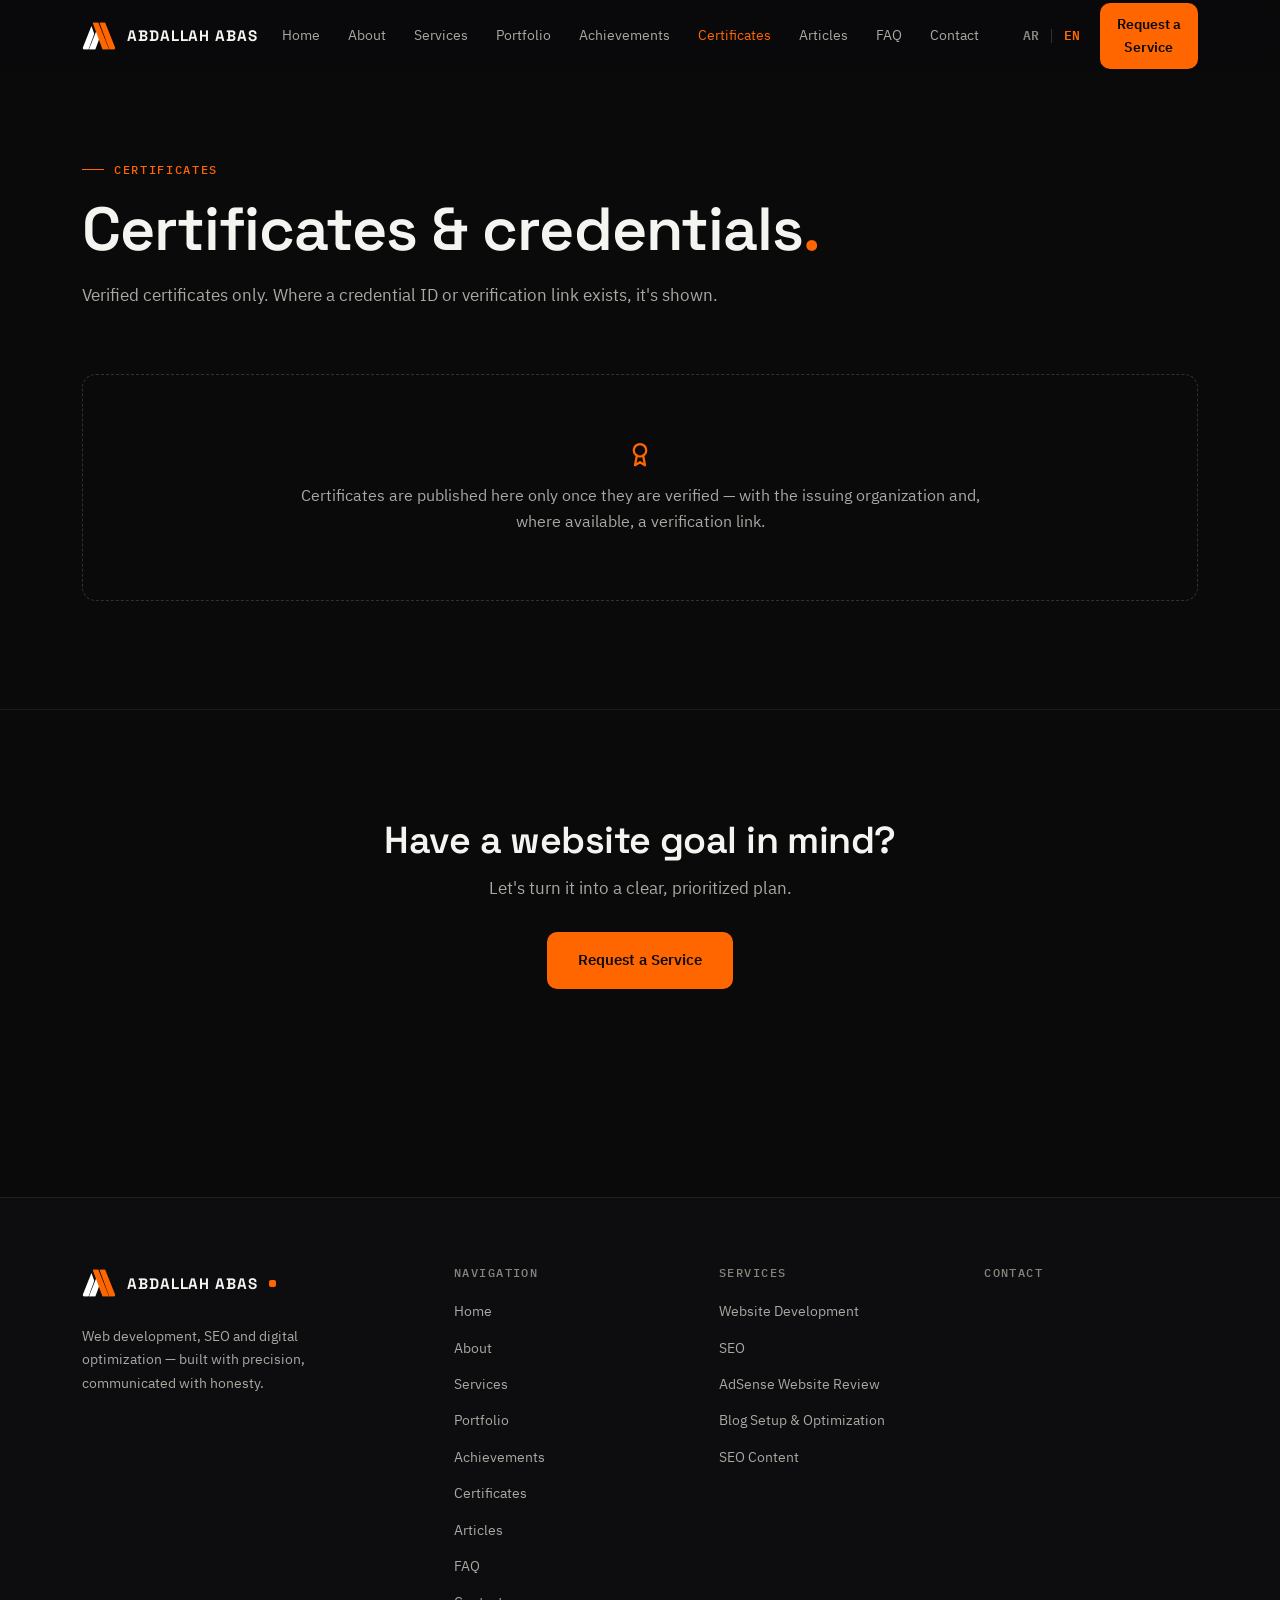
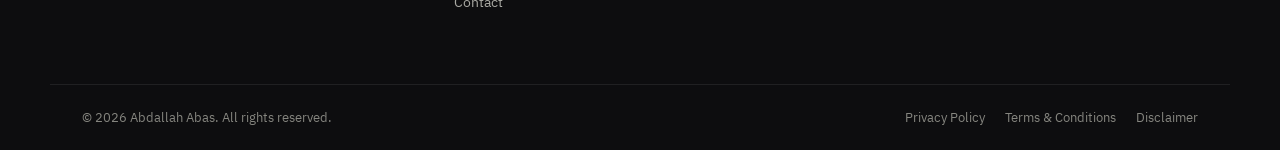
<file: certificates.html>
<!DOCTYPE html>
<html lang="en" dir="ltr">
<head>
<meta charset="UTF-8">
<meta name="viewport" content="width=device-width, initial-scale=1">
<title>Certificates — Abdallah Abas</title>
<meta name="description" content="Verified certificates and credentials earned by Abdallah Abas, with issuing organizations, dates and verification links.">
<link rel="canonical" href="https://abdallahabas.com/certificates.html">
<meta name="theme-color" content="#0a0a0b">
<meta property="og:type" content="website">
<meta property="og:site_name" content="Abdallah Abas">
<meta property="og:title" content="Certificates — Abdallah Abas">
<meta property="og:description" content="Verified certificates and credentials — with issuing organizations and verification links.">
<meta property="og:url" content="https://abdallahabas.com/certificates.html">
<meta property="og:image" content="https://abdallahabas.com/assets/images/og-cover.png">
<meta property="og:locale" content="en_US">
<meta property="og:locale:alternate" content="ar_AR">
<meta name="twitter:card" content="summary_large_image">
<meta name="twitter:title" content="Certificates — Abdallah Abas">
<meta name="twitter:description" content="Verified certificates and credentials.">
<meta name="twitter:image" content="https://abdallahabas.com/assets/images/og-cover.png">
<link rel="icon" type="image/svg+xml" href="/assets/icons/favicon.svg">
<link rel="preconnect" href="https://fonts.googleapis.com">
<link rel="preconnect" href="https://fonts.gstatic.com" crossorigin>
<link href="https://fonts.googleapis.com/css2?family=IBM+Plex+Mono:wght@400;500&family=IBM+Plex+Sans+Arabic:wght@400;600;700&family=Space+Grotesk:wght@600;700&display=swap" rel="stylesheet">
<link rel="stylesheet" href="css/main.css">
<link rel="stylesheet" href="css/rtl.css">
<link rel="stylesheet" href="css/responsive.css">
<script type="application/ld+json">
{"@context":"https://schema.org","@type":"BreadcrumbList","itemListElement":[{"@type":"ListItem","position":1,"name":"Home","item":"https://abdallahabas.com/"},{"@type":"ListItem","position":2,"name":"Certificates","item":"https://abdallahabas.com/certificates.html"}]}
</script>
</head>
<body data-page="certificates">
<a class="skip" href="#main" data-i18n="a11y.skip">Skip to content</a>
<main id="main">

  <header class="page-head">
    <div class="container">
      <p class="kicker reveal" data-i18n="cert.kicker">CERTIFICATES</p>
      <h1 class="reveal"><span data-i18n="cert.h1">Certificates & credentials</span><span class="accent">.</span></h1>
      <p class="lead reveal" data-i18n="cert.lead"></p>
    </div>
  </header>

  <section class="section flush-top">
    <div class="container">
      <div class="cards-grid cols-3 reveal" id="certGrid"></div>
      <div class="empty reveal" id="certEmpty" hidden>
        <svg class="icon" aria-hidden="true"><use href="#i-award"></use></svg>
        <p data-i18n="cert.empty">Certificates are published here only once they are verified — with the issuing organization and, where available, a verification link.</p>
      </div>
    </div>
  </section>

  <section class="section cta-band">
    <div class="container narrow center reveal">
      <h2 data-i18n="band.title">Have a website goal in mind?</h2>
      <p class="lead" data-i18n="band.sub">Let's turn it into a clear, prioritized plan.</p>
      <button type="button" class="btn btn-solid btn-lg" data-request data-i18n="cta.request">Request a Service</button>
    </div>
  </section>

</main>
<script src="js/config.js" defer></script>
<script src="js/translations.js" defer></script>
<script src="js/main.js" defer></script>
<script src="js/content.js" defer></script>
<script src="js/services.js" defer></script>
<script src="js/portfolio.js" defer></script>
<script src="js/forms.js" defer></script>
<script type="module" src="js/firebase-init.js"></script>  
</body>
</html>
</file>
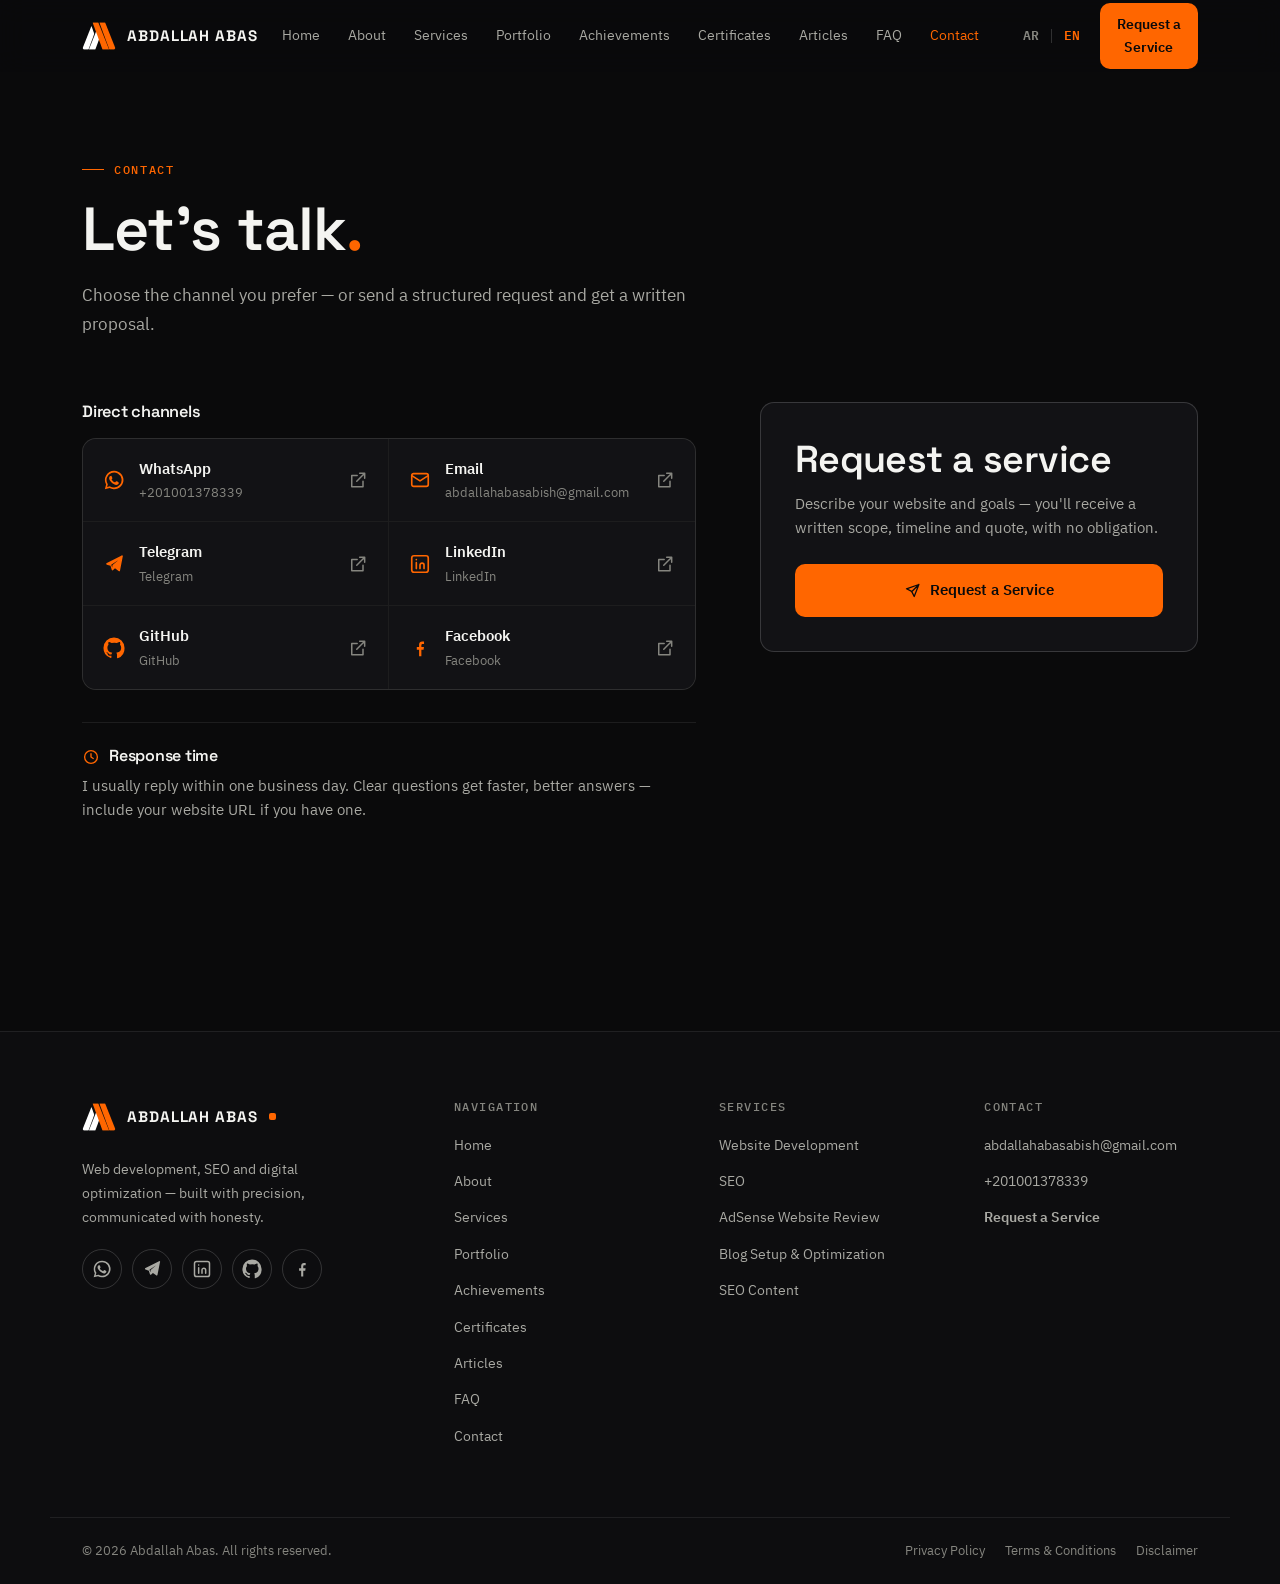
<file: contact.html>
<!DOCTYPE html>
<html lang="en" dir="ltr">
<head>
<meta charset="UTF-8">
<meta name="viewport" content="width=device-width, initial-scale=1">
<title>Contact — Abdallah Abas</title>
<meta name="description" content="Contact Abdallah Abas via WhatsApp, email or social channels — or request a service directly through the request form.">
<link rel="canonical" href="https://abdallahabas.com/contact.html">
<meta name="theme-color" content="#0a0a0b">
<meta property="og:type" content="website">
<meta property="og:site_name" content="Abdallah Abas">
<meta property="og:title" content="Contact — Abdallah Abas">
<meta property="og:description" content="Contact via WhatsApp, email or social channels — or request a service directly.">
<meta property="og:url" content="https://abdallahabas.com/contact.html">
<meta property="og:image" content="https://abdallahabas.com/assets/images/og-cover.png">
<meta property="og:locale" content="en_US">
<meta property="og:locale:alternate" content="ar_AR">
<meta name="twitter:card" content="summary_large_image">
<meta name="twitter:title" content="Contact — Abdallah Abas">
<meta name="twitter:description" content="Contact via WhatsApp, email or social channels.">
<meta name="twitter:image" content="https://abdallahabas.com/assets/images/og-cover.png">
<link rel="icon" type="image/svg+xml" href="/assets/icons/favicon.svg">
<link rel="preconnect" href="https://fonts.googleapis.com">
<link rel="preconnect" href="https://fonts.gstatic.com" crossorigin>
<link href="https://fonts.googleapis.com/css2?family=IBM+Plex+Mono:wght@400;500&family=IBM+Plex+Sans+Arabic:wght@400;600;700&family=Space+Grotesk:wght@600;700&display=swap" rel="stylesheet">
<link rel="stylesheet" href="css/main.css">
<link rel="stylesheet" href="css/rtl.css">
<link rel="stylesheet" href="css/responsive.css">
<script type="application/ld+json">
{"@context":"https://schema.org","@type":"ContactPage","name":"Contact — Abdallah Abas","url":"https://abdallahabas.com/contact.html"}
</script>
<script type="application/ld+json">
{"@context":"https://schema.org","@type":"BreadcrumbList","itemListElement":[{"@type":"ListItem","position":1,"name":"Home","item":"https://abdallahabas.com/"},{"@type":"ListItem","position":2,"name":"Contact","item":"https://abdallahabas.com/contact.html"}]}
</script>
</head>
<body data-page="contact">
<a class="skip" href="#main" data-i18n="a11y.skip">Skip to content</a>
<main id="main">

  <header class="page-head">
    <div class="container">
      <p class="kicker reveal" data-i18n="contact.kicker">CONTACT</p>
      <h1 class="reveal"><span data-i18n="contact.h1">Let's talk</span><span class="accent">.</span></h1>
      <p class="lead reveal" data-i18n="contact.lead"></p>
    </div>
  </header>

  <section class="section flush-top">
    <div class="container contact-grid">
      <div class="reveal">
        <h2 class="sub-title" data-i18n="contact.methodsTitle">Direct channels</h2>
        <div class="hairline methods-grid" id="contactMethods"></div>
        <p class="side-note" id="contactEmptyNote" hidden data-i18n="contact.noMethods">Contact channels are being set up. In the meantime, the request form is the fastest way to reach me.</p>
        <div class="response-block">
          <h3><svg class="icon" aria-hidden="true"><use href="#i-clock"></use></svg><span data-i18n="contact.respTitle">Response time</span></h3>
          <p data-i18n="contact.respText">I usually reply within one business day. Clear questions get faster, better answers — include your website URL if you have one.</p>
        </div>
      </div>
      <aside class="request-card reveal" aria-labelledby="reqCardTitle">
        <h2 id="reqCardTitle" data-i18n="contact.reqTitle">Request a service</h2>
        <p data-i18n="contact.reqText">Describe your website and goals — you'll receive a written scope, timeline and quote, with no obligation.</p>
        <button type="button" class="btn btn-solid btn-block" data-request>
          <svg class="icon" aria-hidden="true"><use href="#i-send"></use></svg>
          <span data-i18n="cta.request">Request a Service</span>
        </button>
      </aside>
    </div>
  </section>

</main>
<script src="js/config.js" defer></script>
<script src="js/translations.js" defer></script>
<script src="js/main.js" defer></script>
<script src="js/content.js" defer></script>
<script src="js/services.js" defer></script>
<script src="js/portfolio.js" defer></script>
<script src="js/forms.js" defer></script>
<script type="module" src="js/firebase-init.js"></script> 
</body>
</html>
</file>
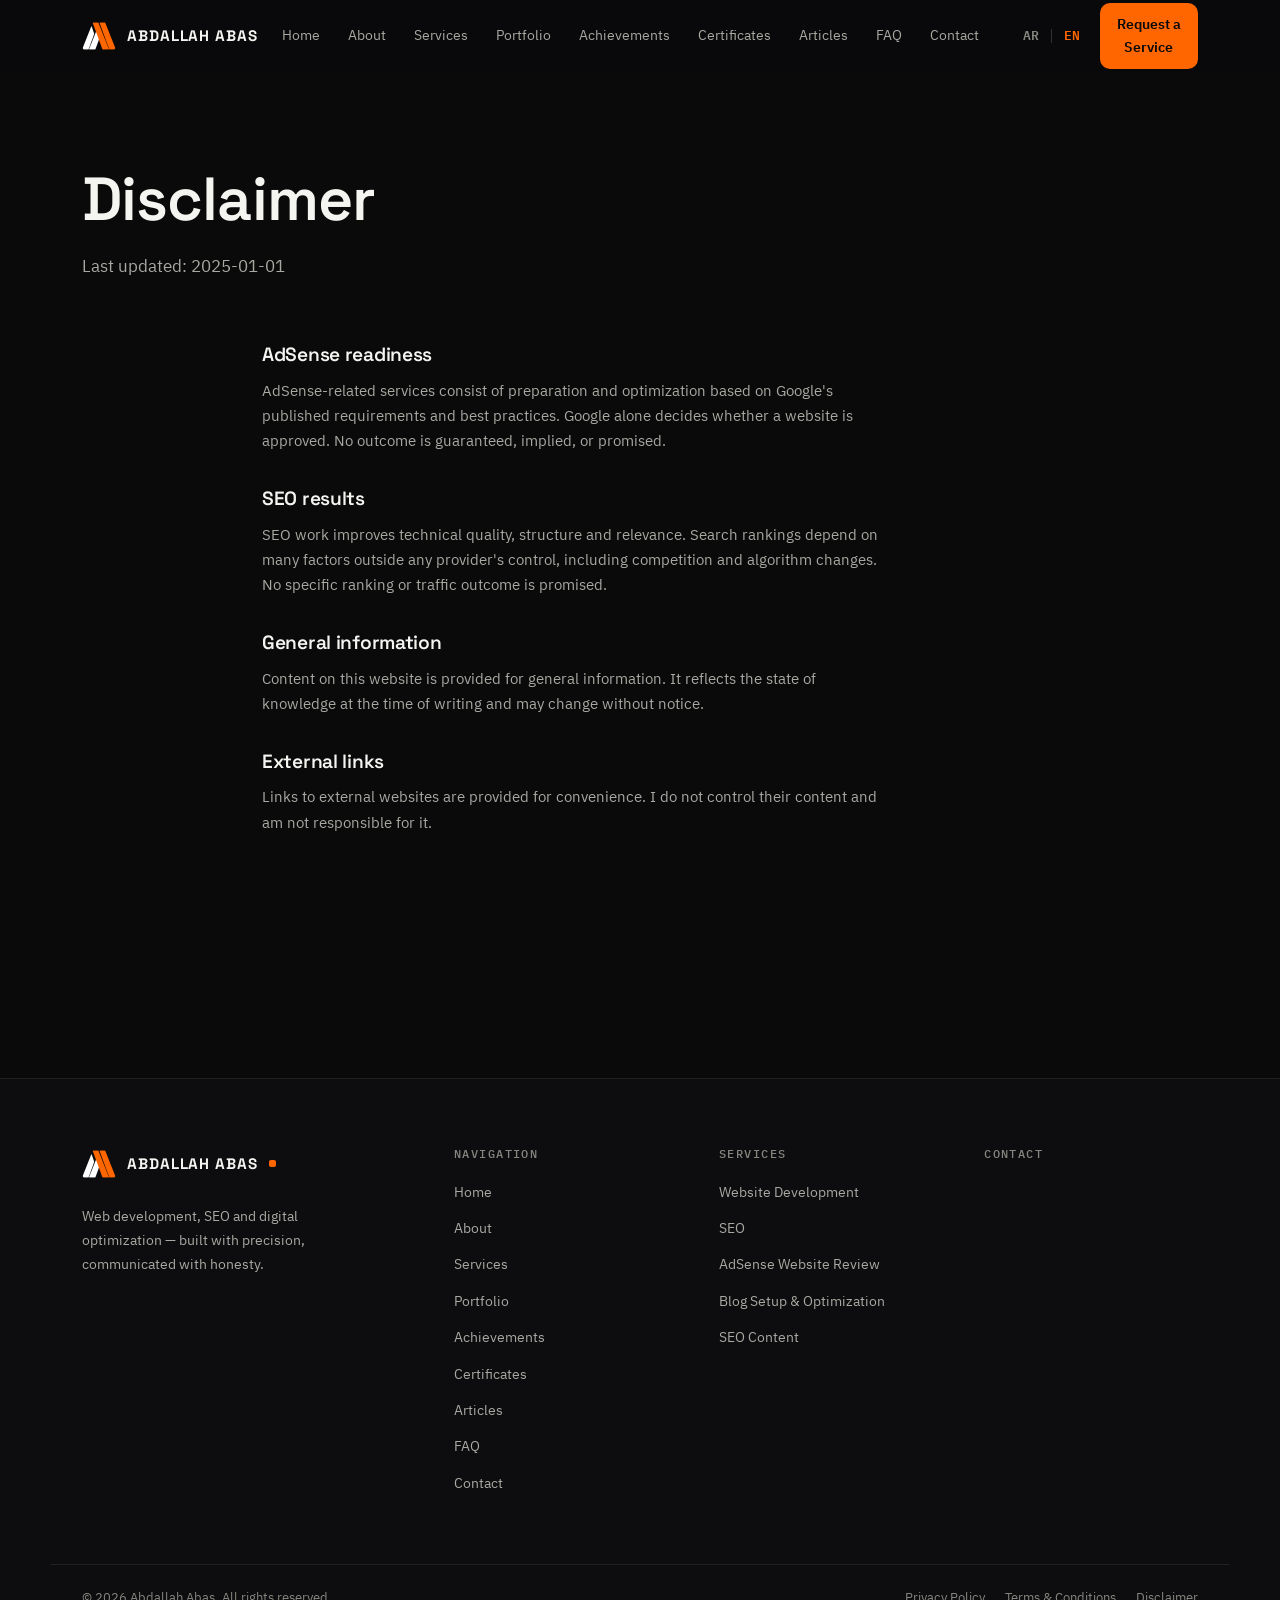
<file: disclaimer.html>
<!DOCTYPE html>
<html lang="en" dir="ltr">
<head>
<meta charset="UTF-8">
<meta name="viewport" content="width=device-width, initial-scale=1">
<title>Disclaimer — Abdallah Abas</title>
<meta name="description" content="Important disclaimers regarding AdSense readiness, SEO results, external links and general information on abdallahabas.com.">
<link rel="canonical" href="https://abdallahabas.com/disclaimer.html">
<meta name="robots" content="noindex, follow">
<meta name="theme-color" content="#0a0a0b">
<meta property="og:type" content="website">
<meta property="og:site_name" content="Abdallah Abas">
<meta property="og:title" content="Disclaimer — Abdallah Abas">
<meta property="og:description" content="Disclaimers regarding AdSense readiness, SEO results and external links.">
<meta property="og:url" content="https://abdallahabas.com/disclaimer.html">
<meta property="og:image" content="https://abdallahabas.com/assets/images/og-cover.png">
<meta property="og:locale" content="en_US">
<meta property="og:locale:alternate" content="ar_AR">
<meta name="twitter:card" content="summary">
<meta name="twitter:title" content="Disclaimer — Abdallah Abas">
<meta name="twitter:description" content="Disclaimers regarding AdSense readiness, SEO results and external links.">
<meta name="twitter:image" content="https://abdallahabas.com/assets/images/og-cover.png">
<link rel="icon" type="image/svg+xml" href="/assets/icons/favicon.svg">
<link rel="preconnect" href="https://fonts.googleapis.com">
<link rel="preconnect" href="https://fonts.gstatic.com" crossorigin>
<link href="https://fonts.googleapis.com/css2?family=IBM+Plex+Mono:wght@400;500&family=IBM+Plex+Sans+Arabic:wght@400;600;700&family=Space+Grotesk:wght@600;700&display=swap" rel="stylesheet">
<link rel="stylesheet" href="css/main.css">
<link rel="stylesheet" href="css/rtl.css">
<link rel="stylesheet" href="css/responsive.css">
<script type="application/ld+json">
{"@context":"https://schema.org","@type":"BreadcrumbList","itemListElement":[{"@type":"ListItem","position":1,"name":"Home","item":"https://abdallahabas.com/"},{"@type":"ListItem","position":2,"name":"Disclaimer","item":"https://abdallahabas.com/disclaimer.html"}]}
</script>
</head>
<body data-page="disclaimer" data-legal="disclaimer">
<a class="skip" href="#main" data-i18n="a11y.skip">Skip to content</a>
<main id="main">
  <header class="page-head">
    <div class="container">
      <h1 class="reveal" id="legalTitle">Disclaimer</h1>
      <p class="lead reveal"><span data-i18n="legal.updated">Last updated</span>: <time class="num" datetime="2025-01-01">2025-01-01</time></p>
    </div>
  </header>
  <section class="section flush-top">
    <div class="container narrow legal-body" id="legalBody"></div>
  </section>
</main>
<script src="js/config.js" defer></script>
<script src="js/translations.js" defer></script>
<script src="js/main.js" defer></script>
<script src="js/content.js" defer></script>
<script src="js/services.js" defer></script>
<script src="js/portfolio.js" defer></script>
<script src="js/forms.js" defer></script>
<script type="module" src="js/firebase-init.js"></script>
</body>
</html>
</file>
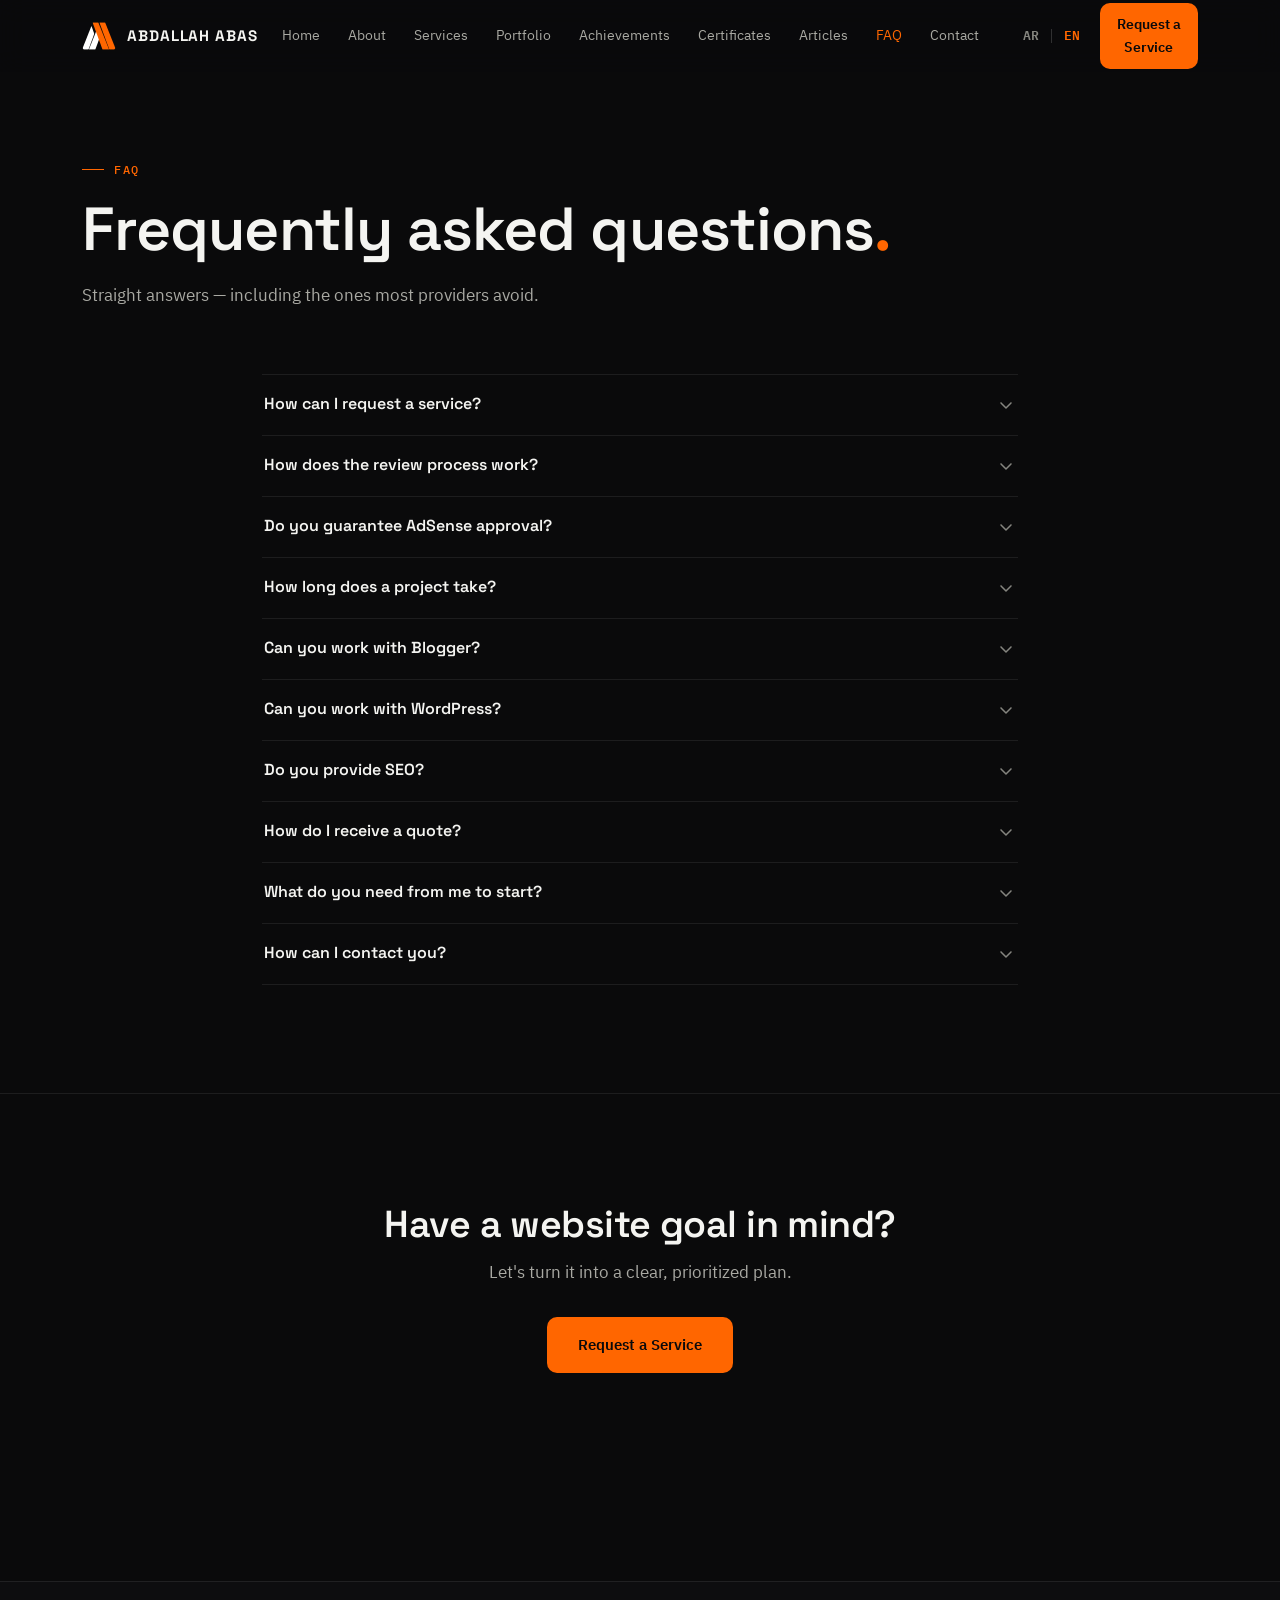
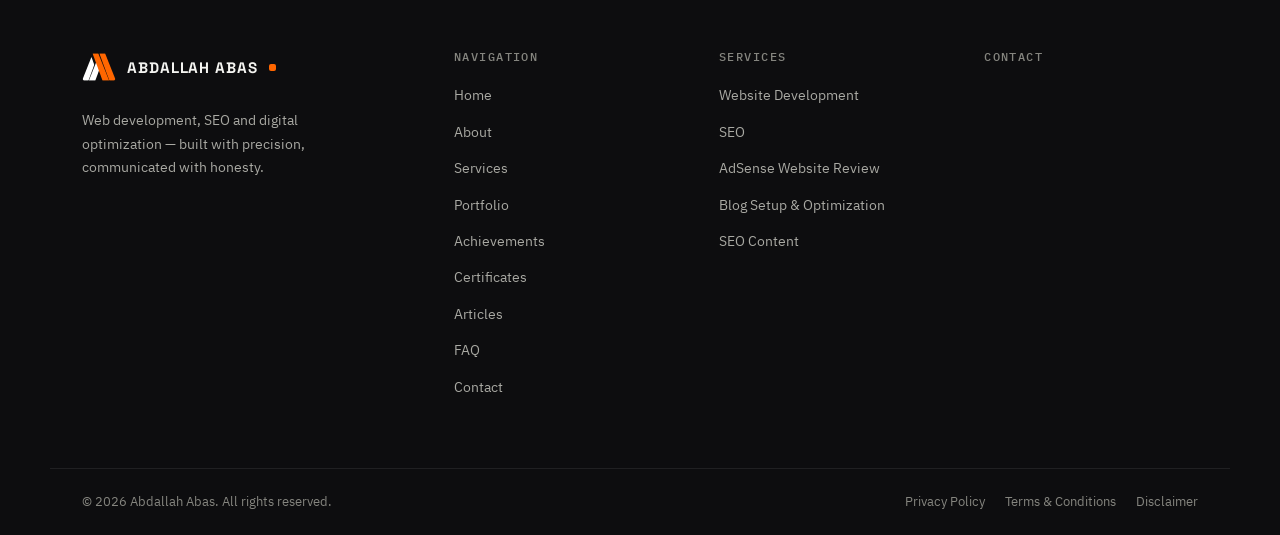
<file: faq.html>
<!DOCTYPE html>
<html lang="en" dir="ltr">
<head>
<meta charset="UTF-8">
<meta name="viewport" content="width=device-width, initial-scale=1">
<title>FAQ — Abdallah Abas</title>
<meta name="description" content="Answers about requesting a service, the review process, AdSense readiness, project timelines, Blogger and WordPress work, SEO and quotes.">
<link rel="canonical" href="https://abdallahabas.com/faq.html">
<meta name="theme-color" content="#0a0a0b">
<meta property="og:type" content="website">
<meta property="og:site_name" content="Abdallah Abas">
<meta property="og:title" content="FAQ — Abdallah Abas">
<meta name="twitter:card" content="summary_large_image">
<meta name="twitter:title" content="FAQ — Abdallah Abas">
<meta property="og:description" content="Clear answers about services, process and timelines — no unrealistic promises.">
<meta property="og:url" content="https://abdallahabas.com/faq.html">
<meta property="og:image" content="https://abdallahabas.com/assets/images/og-cover.png">
<meta property="og:locale" content="en_US">
<meta property="og:locale:alternate" content="ar_AR">
<meta name="twitter:description" content="Clear answers about services, process and timelines.">
<meta name="twitter:image" content="https://abdallahabas.com/assets/images/og-cover.png">
<link rel="icon" type="image/svg+xml" href="/assets/icons/favicon.svg">
<link rel="preconnect" href="https://fonts.googleapis.com">
<link rel="preconnect" href="https://fonts.gstatic.com" crossorigin>
<link href="https://fonts.googleapis.com/css2?family=IBM+Plex+Mono:wght@400;500&family=IBM+Plex+Sans+Arabic:wght@400;600;700&family=Space+Grotesk:wght@600;700&display=swap" rel="stylesheet">
<link rel="stylesheet" href="css/main.css">
<link rel="stylesheet" href="css/rtl.css">
<link rel="stylesheet" href="css/responsive.css">
<script type="application/ld+json">
{"@context":"https://schema.org","@type":"BreadcrumbList","itemListElement":[{"@type":"ListItem","position":1,"name":"Home","item":"https://abdallahabas.com/"},{"@type":"ListItem","position":2,"name":"FAQ","item":"https://abdallahabas.com/faq.html"}]}
</script>
</head>
<body data-page="faq">
<a class="skip" href="#main" data-i18n="a11y.skip">Skip to content</a>
<main id="main">

  <header class="page-head">
    <div class="container">
      <p class="kicker reveal" data-i18n="faq.kicker">FAQ</p>
      <h1 class="reveal"><span data-i18n="faq.h1">Frequently asked questions</span><span class="accent">.</span></h1>
      <p class="lead reveal" data-i18n="faq.lead"></p>
    </div>
  </header>

  <section class="section flush-top">
    <div class="container narrow">
      <div class="accordion reveal" id="faqList"></div>
    </div>
  </section>

  <section class="section cta-band">
    <div class="container narrow center reveal">
      <h2 data-i18n="band.title">Have a website goal in mind?</h2>
      <p class="lead" data-i18n="band.sub">Let's turn it into a clear, prioritized plan.</p>
      <button type="button" class="btn btn-solid btn-lg" data-request data-i18n="cta.request">Request a Service</button>
    </div>
  </section>

</main>
<script src="js/config.js" defer></script>
<script src="js/translations.js" defer></script>
<script src="js/main.js" defer></script>
<script src="js/content.js" defer></script>
<script src="js/services.js" defer></script>
<script src="js/portfolio.js" defer></script>
<script src="js/forms.js" defer></script>
<script type="module" src="js/firebase-init.js"></script>  
</body>
</html>
</file>
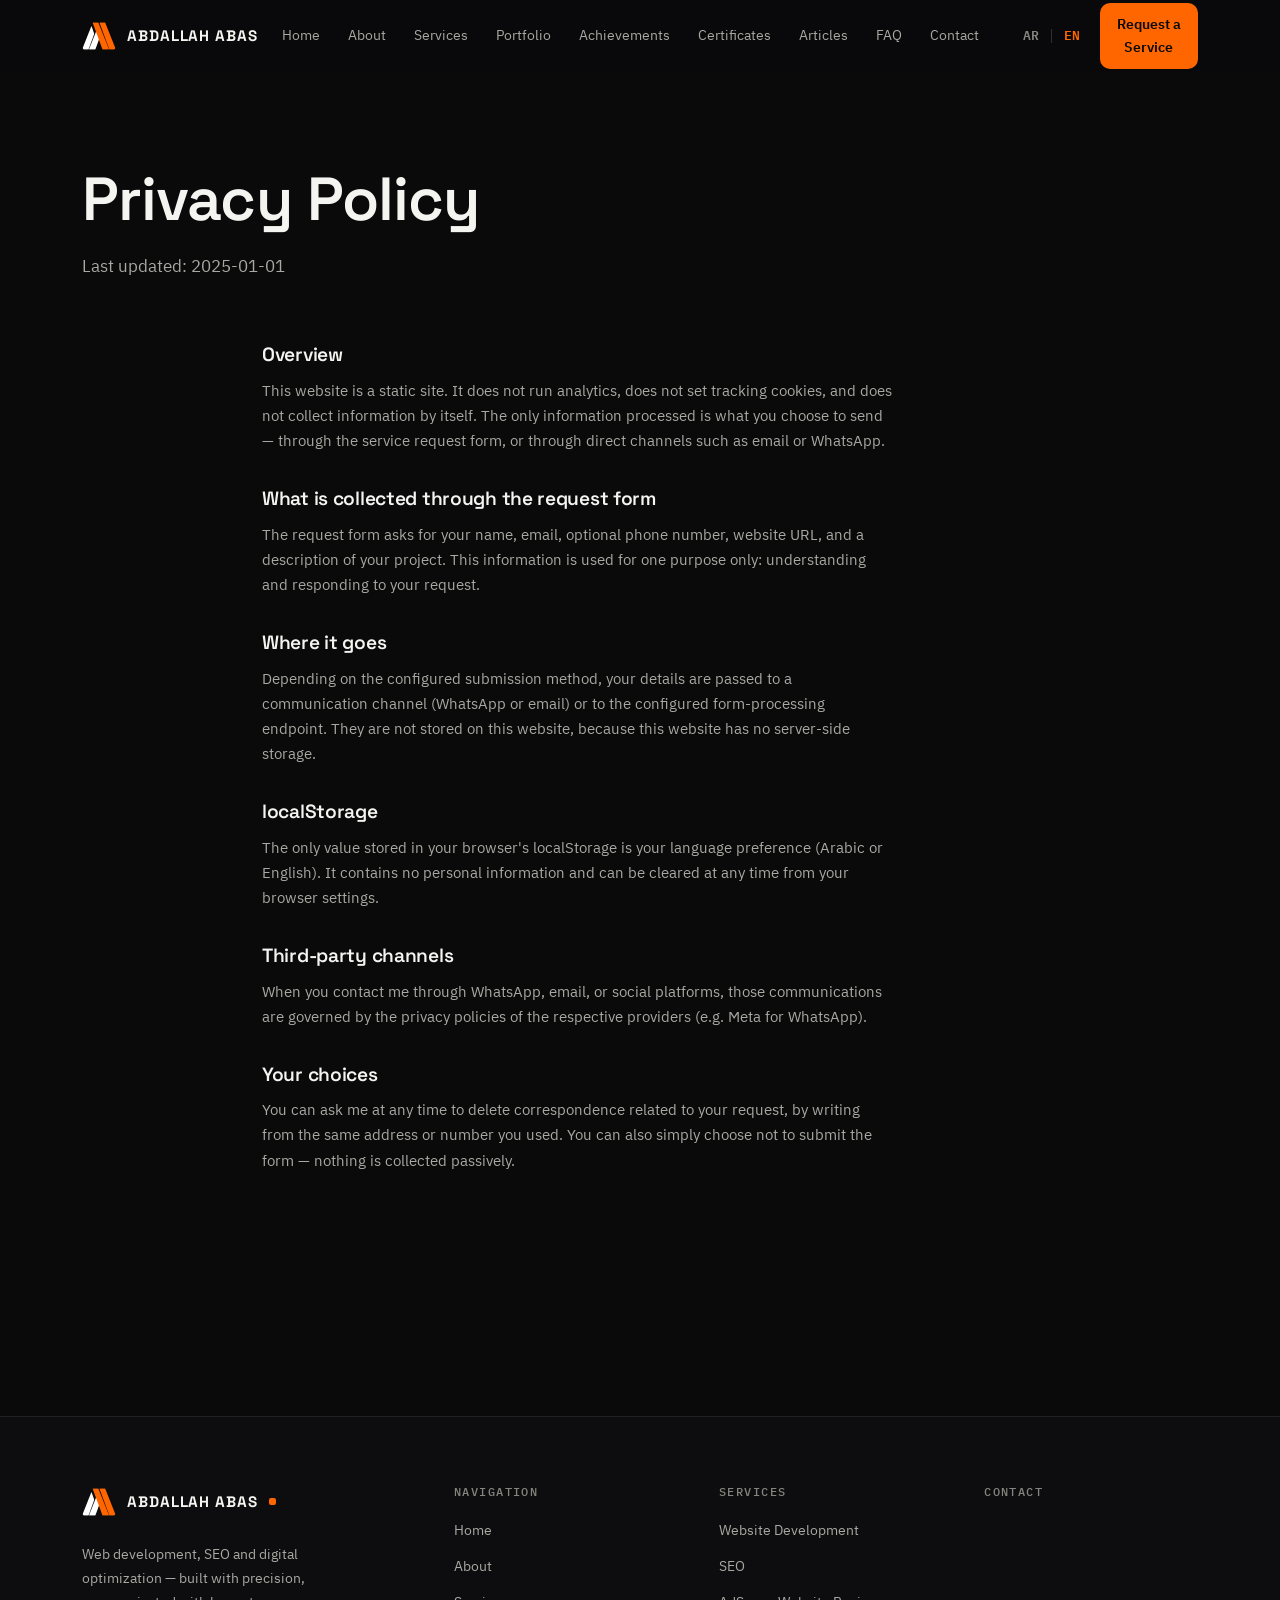
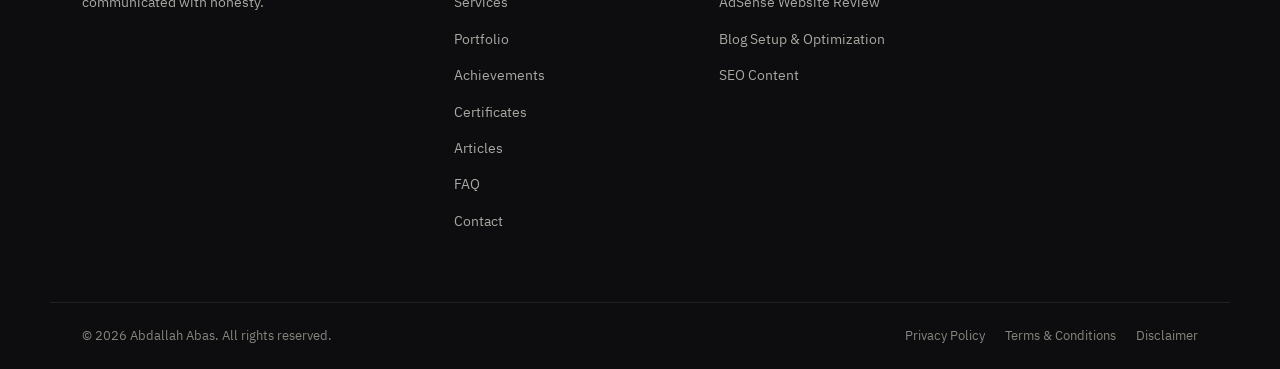
<file: privacy.html>
<!DOCTYPE html>
<html lang="en" dir="ltr">
<head>
<meta charset="UTF-8">
<meta name="viewport" content="width=device-width, initial-scale=1">
<title>Privacy Policy — Abdallah Abas</title>
<meta name="description" content="How information submitted through abdallahabas.com is handled: request form data, Firebase Firestore storage, localStorage usage and third-party channels.">
<link rel="canonical" href="https://abdallahabas.com/privacy.html">
<meta name="robots" content="noindex, follow">
<meta name="theme-color" content="#0a0a0b">
<meta property="og:type" content="website">
<meta property="og:site_name" content="Abdallah Abas">
<meta property="og:title" content="Privacy Policy — Abdallah Abas">
<meta property="og:description" content="How information submitted through this website is handled.">
<meta property="og:url" content="https://abdallahabas.com/privacy.html">
<meta property="og:image" content="https://abdallahabas.com/assets/images/og-cover.png">
<meta property="og:locale" content="en_US">
<meta property="og:locale:alternate" content="ar_AR">
<meta name="twitter:card" content="summary">
<meta name="twitter:title" content="Privacy Policy — Abdallah Abas">
<meta name="twitter:description" content="How information submitted through this website is handled.">
<meta name="twitter:image" content="https://abdallahabas.com/assets/images/og-cover.png">
<link rel="icon" type="image/svg+xml" href="/assets/icons/favicon.svg">
<link rel="preconnect" href="https://fonts.googleapis.com">
<link rel="preconnect" href="https://fonts.gstatic.com" crossorigin>
<link href="https://fonts.googleapis.com/css2?family=IBM+Plex+Mono:wght@400;500&family=IBM+Plex+Sans+Arabic:wght@400;600;700&family=Space+Grotesk:wght@600;700&display=swap" rel="stylesheet">
<link rel="stylesheet" href="css/main.css">
<link rel="stylesheet" href="css/rtl.css">
<link rel="stylesheet" href="css/responsive.css">
<script type="application/ld+json">
{"@context":"https://schema.org","@type":"BreadcrumbList","itemListElement":[{"@type":"ListItem","position":1,"name":"Home","item":"https://abdallahabas.com/"},{"@type":"ListItem","position":2,"name":"Privacy Policy","item":"https://abdallahabas.com/privacy.html"}]}
</script>
</head>
<body data-page="privacy" data-legal="privacy">
<a class="skip" href="#main" data-i18n="a11y.skip">Skip to content</a>
<main id="main">
  <header class="page-head">
    <div class="container">
      <h1 class="reveal" id="legalTitle">Privacy Policy</h1>
      <p class="lead reveal"><span data-i18n="legal.updated">Last updated</span>: <time class="num" datetime="2025-01-01">2025-01-01</time></p>
    </div>
  </header>
  <section class="section flush-top">
    <div class="container narrow legal-body" id="legalBody"></div>
  </section>
</main>
<script src="js/config.js" defer></script>
<script src="js/translations.js" defer></script>
<script src="js/main.js" defer></script>
<script src="js/content.js" defer></script>
<script src="js/services.js" defer></script>
<script src="js/portfolio.js" defer></script>
<script src="js/forms.js" defer></script>
<script type="module" src="js/firebase-init.js"></script>
</body>
</html>
</file>
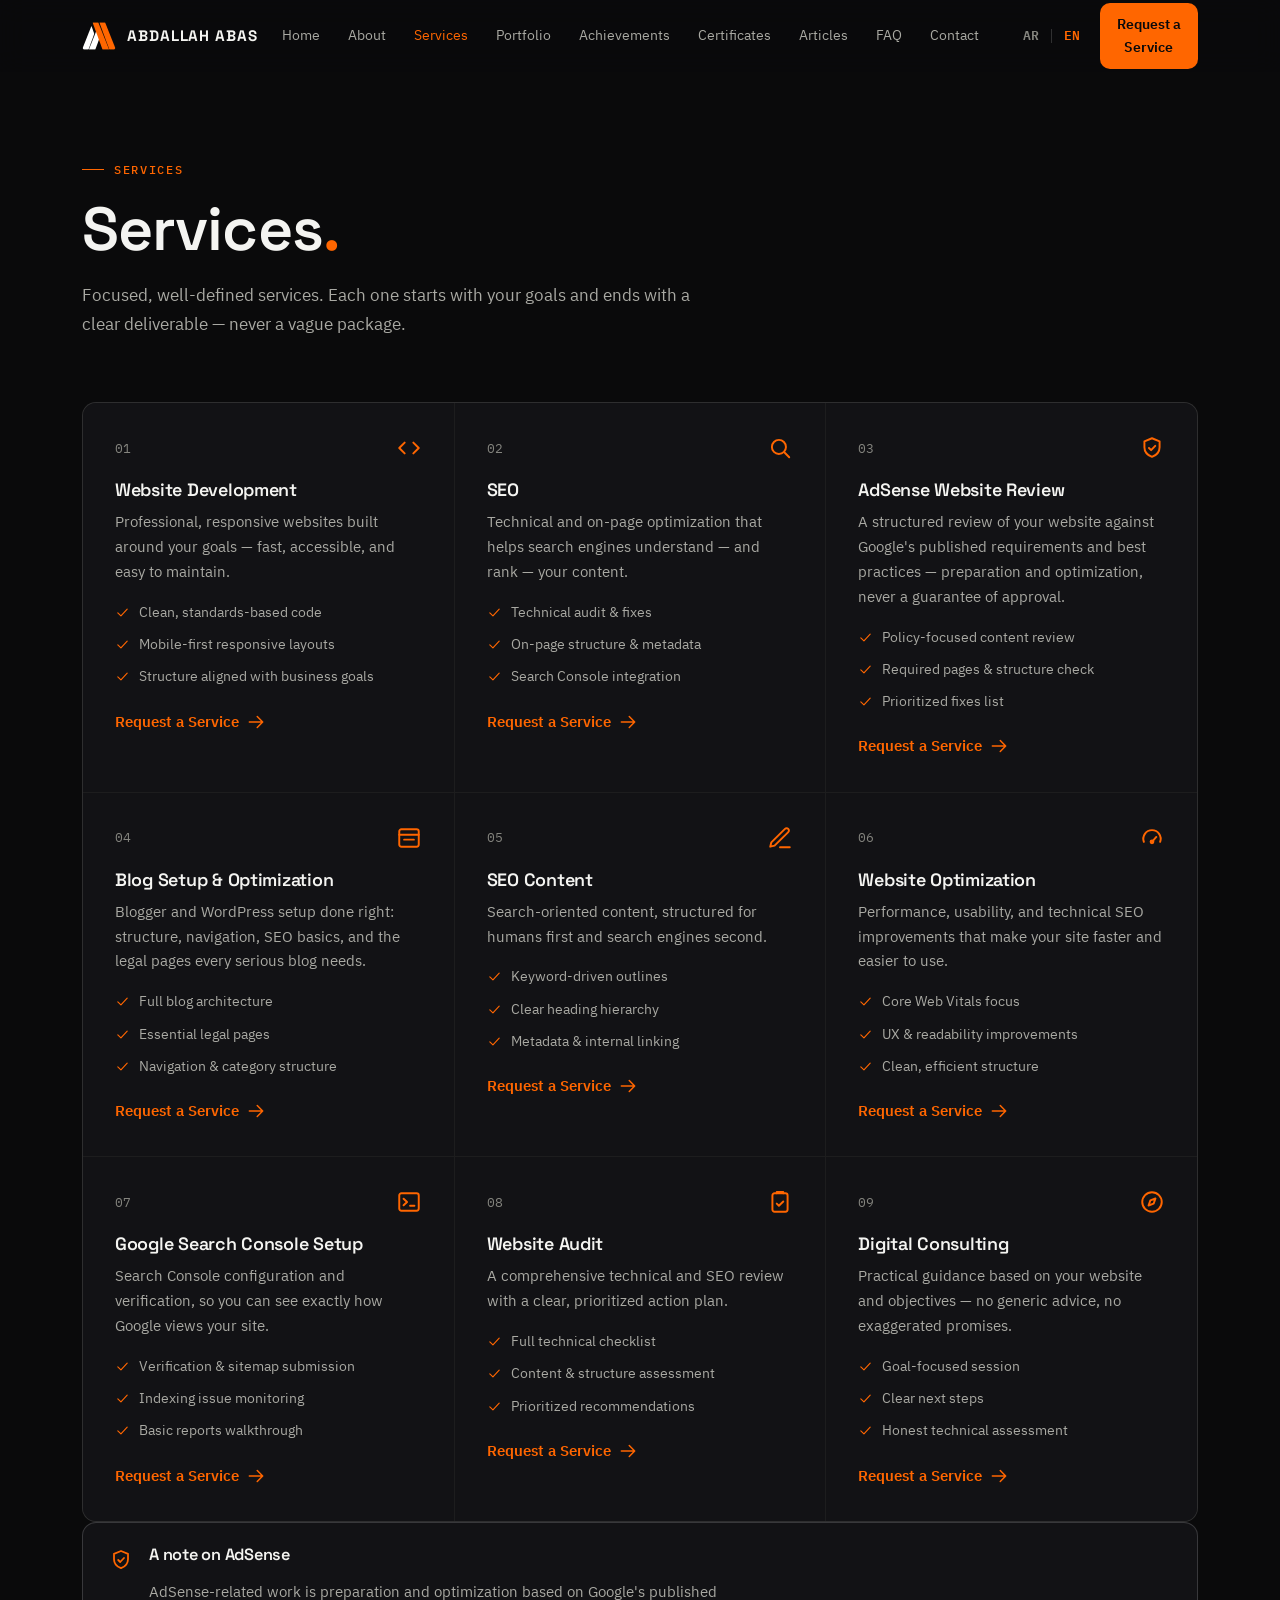
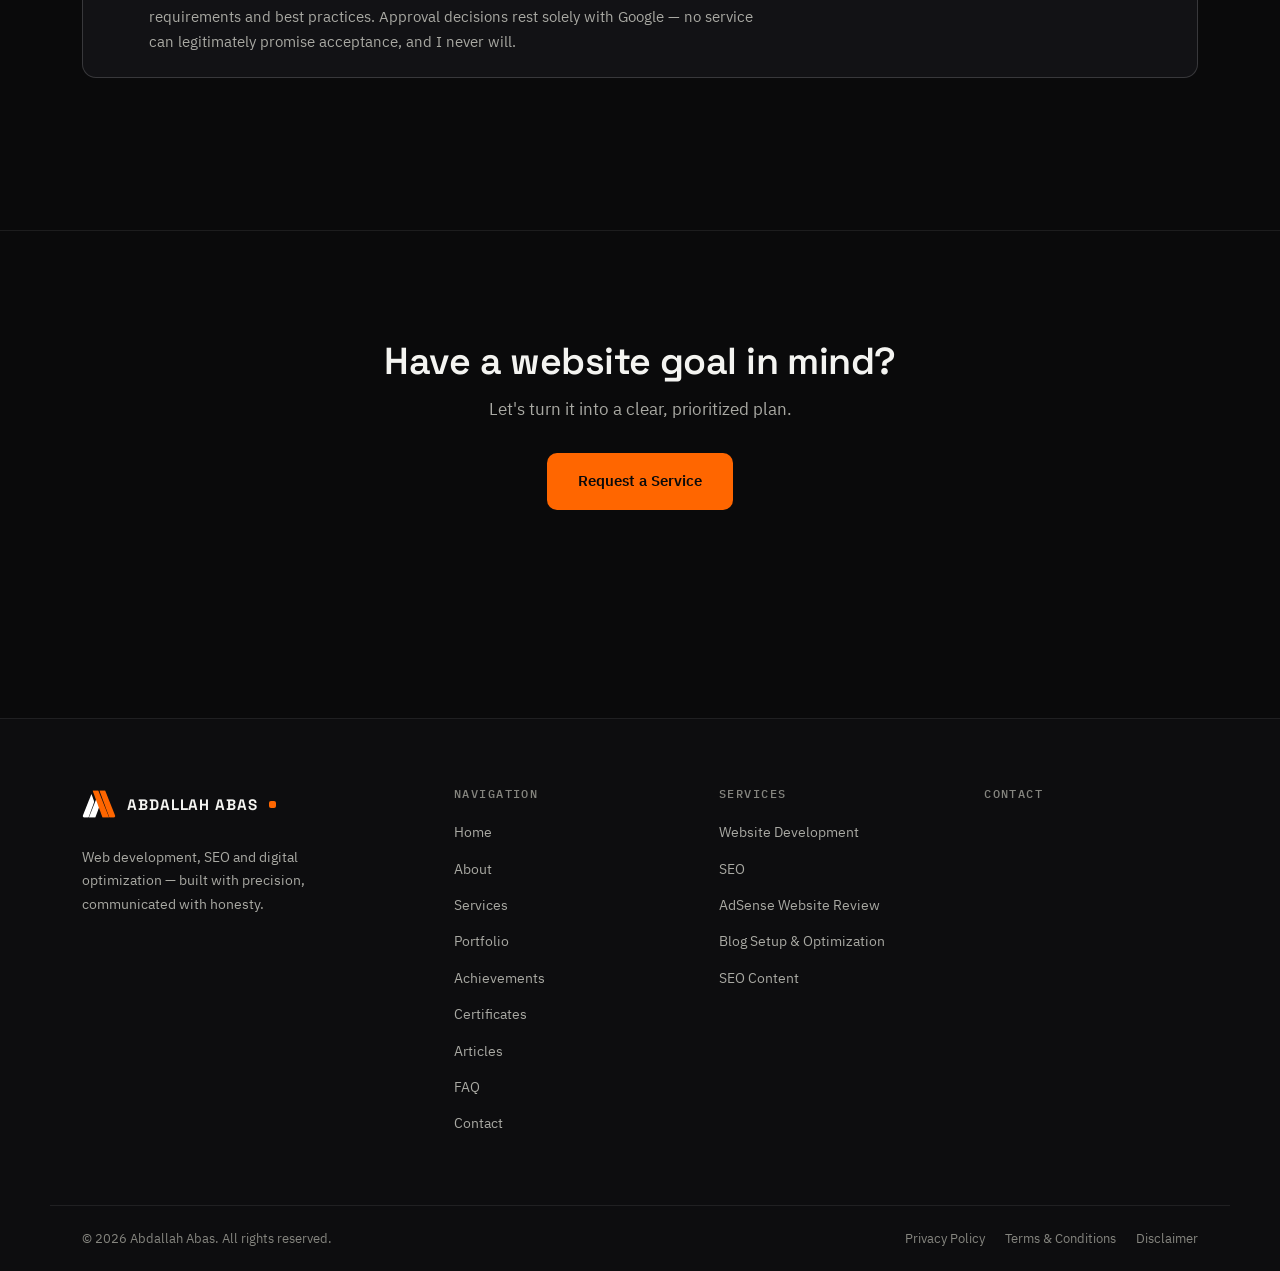
<file: services.html>
<!DOCTYPE html>
<html lang="en" dir="ltr">
<head>
<meta charset="UTF-8">
<meta name="viewport" content="width=device-width, initial-scale=1">
<title>Services — Abdallah Abas</title>
<meta name="description" content="Website development, SEO, AdSense-readiness review, blog setup for Blogger & WordPress, SEO content, website optimization, Search Console setup, audits and digital consulting.">
<link rel="canonical" href="https://abdallahabas.github.io/services.html">
<meta name="theme-color" content="#0a0a0b">
<meta property="og:type" content="website">
<meta property="og:site_name" content="Abdallah Abas">
<meta property="og:title" content="Services — Abdallah Abas">
<meta property="og:description" content="Professional digital services built around your goals — development, SEO, optimization and consulting.">
<meta property="og:url" content="https://abdallahabas.github.io/services.html">
<meta property="og:image" content="https://abdallahabas.github.io/assets/images/og-cover.png">
<meta property="og:locale" content="en_US">
<meta property="og:locale:alternate" content="ar_AR">
<meta name="twitter:card" content="summary_large_image">
<meta name="twitter:title" content="Services — Abdallah Abas">
<meta name="twitter:description" content="Professional digital services built around your goals.">
<meta name="twitter:image" content="https://abdallahabas.github.io/assets/images/og-cover.png">
<link rel="icon" type="image/svg+xml" href="/assets/icons/favicon.svg">
<link rel="preconnect" href="https://fonts.googleapis.com">
<link rel="preconnect" href="https://fonts.gstatic.com" crossorigin>
<link href="https://fonts.googleapis.com/css2?family=IBM+Plex+Mono:wght@400;500&family=IBM+Plex+Sans+Arabic:wght@400;600;700&family=Space+Grotesk:wght@600;700&display=swap" rel="stylesheet">
<link rel="stylesheet" href="css/main.css">
<link rel="stylesheet" href="css/rtl.css">
<link rel="stylesheet" href="css/responsive.css">
<script type="application/ld+json">
{"@context":"https://schema.org","@type":"BreadcrumbList","itemListElement":[{"@type":"ListItem","position":1,"name":"Home","item":"https://abdallahabas.github.io/"},{"@type":"ListItem","position":2,"name":"Services","item":"https://abdallahabas.github.io/services.html"}]}
</script>
<script type="application/ld+json">
{"@context":"https://schema.org","@type":"ItemList","itemListElement":[
{"@type":"ListItem","position":1,"item":{"@type":"Service","name":"Website Development","description":"Professional responsive websites built around the client's goals.","provider":{"@type":"Person","name":"Abdallah Abas","url":"https://abdallahabas.github.io/"}}},
{"@type":"ListItem","position":2,"item":{"@type":"Service","name":"SEO","description":"Technical and on-page SEO optimization.","provider":{"@type":"Person","name":"Abdallah Abas","url":"https://abdallahabas.github.io/"}}},
{"@type":"ListItem","position":3,"item":{"@type":"Service","name":"AdSense Website Review","description":"Preparation and optimization based on Google's published requirements and best practices.","provider":{"@type":"Person","name":"Abdallah Abas","url":"https://abdallahabas.github.io/"}}},
{"@type":"ListItem","position":4,"item":{"@type":"Service","name":"Blog Setup & Optimization","description":"Blogger and WordPress setup, structure, SEO and legal pages.","provider":{"@type":"Person","name":"Abdallah Abas","url":"https://abdallahabas.github.io/"}}},
{"@type":"ListItem","position":5,"item":{"@type":"Service","name":"SEO Content","description":"Search-oriented, structured content designed for humans and search engines.","provider":{"@type":"Person","name":"Abdallah Abas","url":"https://abdallahabas.github.io/"}}},
{"@type":"ListItem","position":6,"item":{"@type":"Service","name":"Website Optimization","description":"Performance, UX, technical SEO, structure and usability improvements.","provider":{"@type":"Person","name":"Abdallah Abas","url":"https://abdallahabas.github.io/"}}},
{"@type":"ListItem","position":7,"item":{"@type":"Service","name":"Google Search Console Setup","description":"Search Console configuration and website verification.","provider":{"@type":"Person","name":"Abdallah Abas","url":"https://abdallahabas.github.io/"}}},
{"@type":"ListItem","position":8,"item":{"@type":"Service","name":"Website Audit","description":"Comprehensive technical and SEO review with a prioritized action plan.","provider":{"@type":"Person","name":"Abdallah Abas","url":"https://abdallahabas.github.io/"}}},
{"@type":"ListItem","position":9,"item":{"@type":"Service","name":"Digital Consulting","description":"Customized guidance based on the client's website and business objectives.","provider":{"@type":"Person","name":"Abdallah Abas","url":"https://abdallahabas.github.io/"}}}
]}
</script>
</head>
<body data-page="services">
<a class="skip" href="#main" data-i18n="a11y.skip">Skip to content</a>
<main id="main">

  <header class="page-head">
    <div class="container">
      <p class="kicker reveal" data-i18n="services.kicker">SERVICES</p>
      <h1 class="reveal"><span data-i18n="services.h1">Services</span><span class="accent">.</span></h1>
      <p class="lead reveal" data-i18n="services.lead"></p>
    </div>
  </header>

  <section class="section flush-top">
    <div class="container">
      <div class="hairline services-grid cols-3 reveal" id="servicesGrid"></div>
      <aside class="note-band reveal">
        <svg class="icon" aria-hidden="true"><use href="#i-shield"></use></svg>
        <div>
          <h2 class="sub-title" data-i18n="services.noteTitle">A note on AdSense</h2>
          <p data-i18n="services.noteText"></p>
        </div>
      </aside>
    </div>
  </section>

  <section class="section cta-band">
    <div class="container narrow center reveal">
      <h2 data-i18n="band.title">Have a website goal in mind?</h2>
      <p class="lead" data-i18n="band.sub">Let's turn it into a clear, prioritized plan.</p>
      <button type="button" class="btn btn-solid btn-lg" data-request data-i18n="cta.request">Request a Service</button>
    </div>
  </section>

</main>
<script src="js/config.js" defer></script>
<script src="js/translations.js" defer></script>
<script src="js/main.js" defer></script>
<script src="js/content.js" defer></script>
<script src="js/services.js" defer></script>
<script src="js/portfolio.js" defer></script>
<script src="js/forms.js" defer></script>
</body>
</html>
</file>
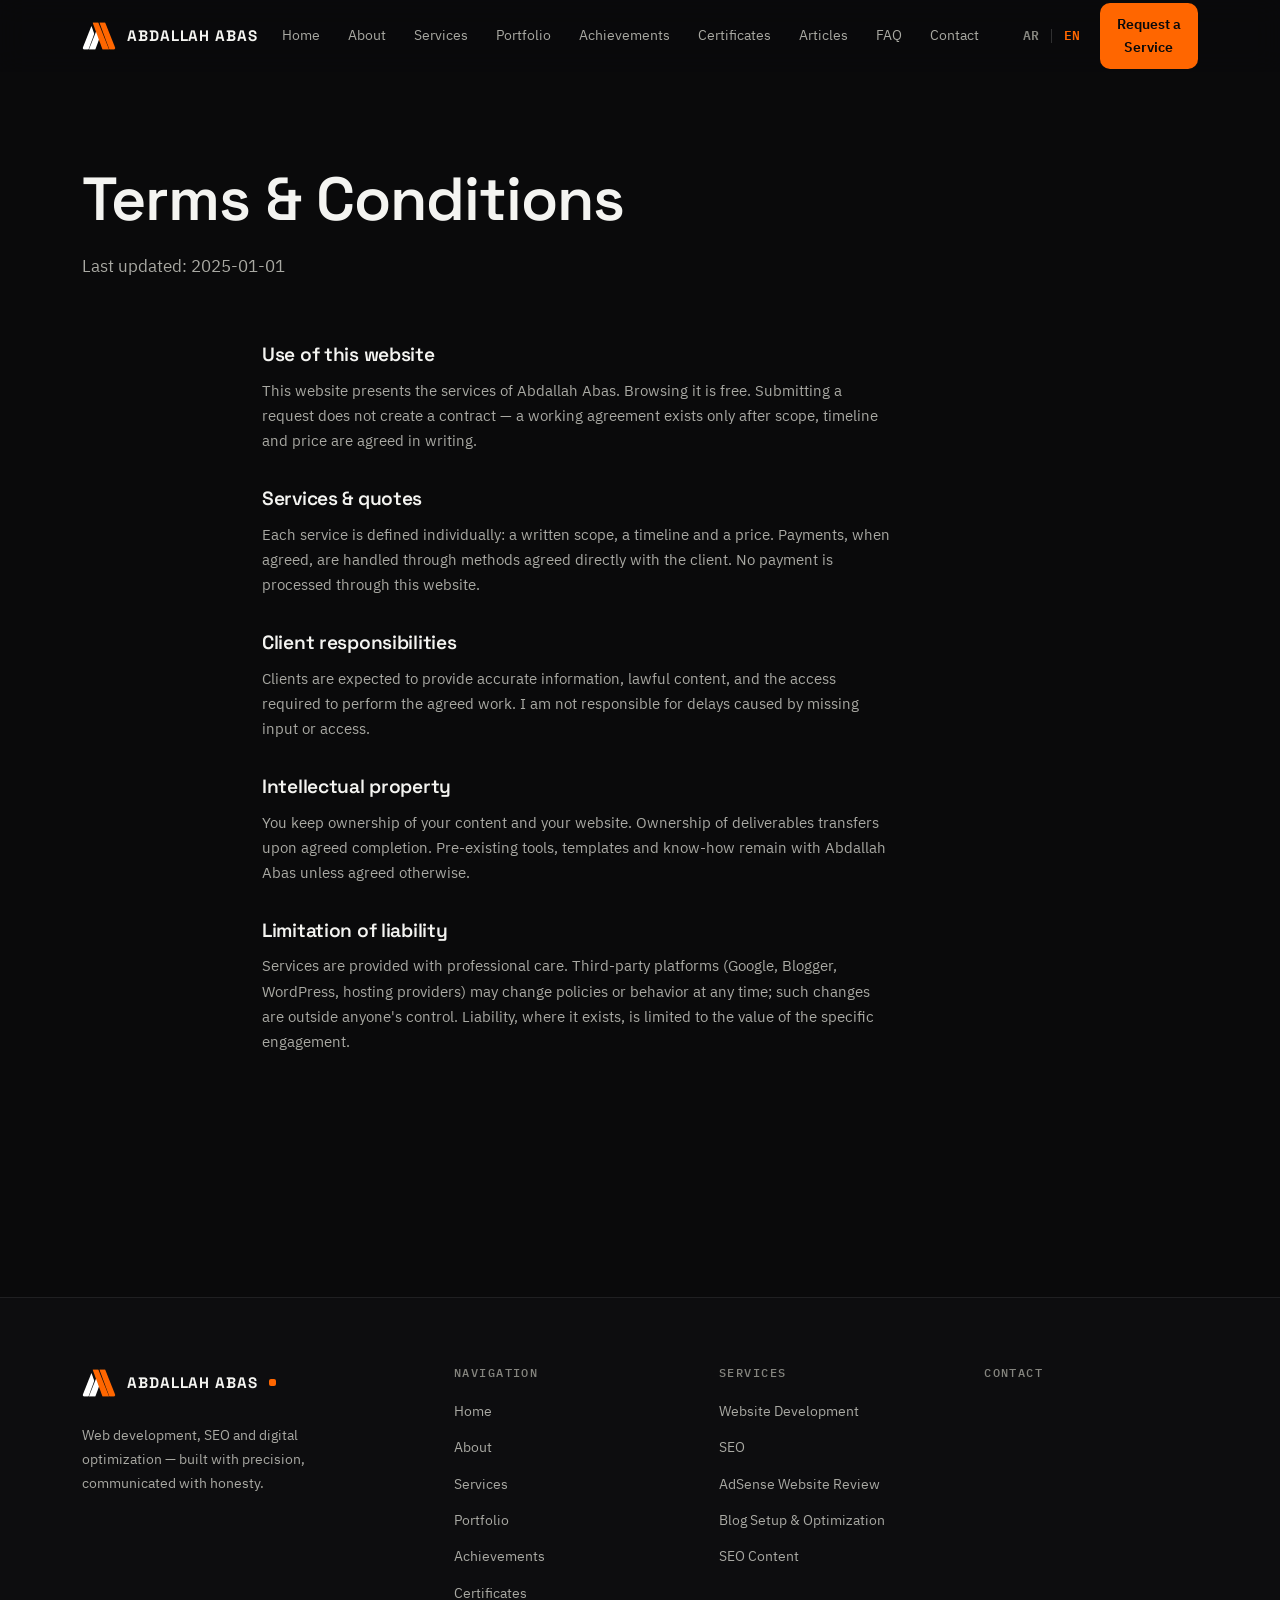
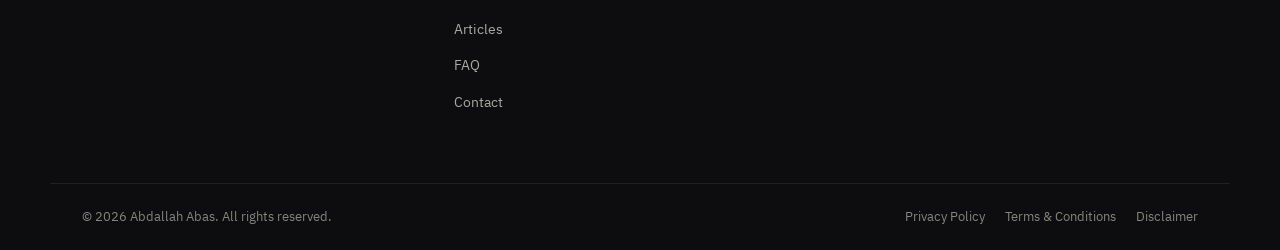
<file: terms.html>
<!DOCTYPE html>
<html lang="en" dir="ltr">
<head>
<meta charset="UTF-8">
<meta name="viewport" content="width=device-width, initial-scale=1">
<title>Terms &amp; Conditions — Abdallah Abas</title>
<meta name="description" content="The terms that govern services provided by Abdallah Abas: scope, quotes, payment, client responsibilities and liability.">
<link rel="canonical" href="https://abdallahabas.com/terms.html">
<meta name="robots" content="noindex, follow">
<meta name="theme-color" content="#0a0a0b">
<meta property="og:type" content="website">
<meta property="og:site_name" content="Abdallah Abas">
<meta property="og:title" content="Terms &amp; Conditions — Abdallah Abas">
<meta property="og:description" content="Terms governing services provided by Abdallah Abas.">
<meta property="og:url" content="https://abdallahabas.com/terms.html">
<meta property="og:image" content="https://abdallahabas.com/assets/images/og-cover.png">
<meta property="og:locale" content="en_US">
<meta property="og:locale:alternate" content="ar_AR">
<meta name="twitter:card" content="summary">
<meta name="twitter:title" content="Terms &amp; Conditions — Abdallah Abas">
<meta name="twitter:description" content="Terms governing services provided by Abdallah Abas.">
<meta name="twitter:image" content="https://abdallahabas.com/assets/images/og-cover.png">
<link rel="icon" type="image/svg+xml" href="/assets/icons/favicon.svg">
<link rel="preconnect" href="https://fonts.googleapis.com">
<link rel="preconnect" href="https://fonts.gstatic.com" crossorigin>
<link href="https://fonts.googleapis.com/css2?family=IBM+Plex+Mono:wght@400;500&family=IBM+Plex+Sans+Arabic:wght@400;600;700&family=Space+Grotesk:wght@600;700&display=swap" rel="stylesheet">
<link rel="stylesheet" href="css/main.css">
<link rel="stylesheet" href="css/rtl.css">
<link rel="stylesheet" href="css/responsive.css">
<script type="application/ld+json">
{"@context":"https://schema.org","@type":"BreadcrumbList","itemListElement":[{"@type":"ListItem","position":1,"name":"Home","item":"https://abdallahabas.com/"},{"@type":"ListItem","position":2,"name":"Terms &amp; Conditions","item":"https://abdallahabas.com/terms.html"}]}
</script>
</head>
<body data-page="terms" data-legal="terms">
<a class="skip" href="#main" data-i18n="a11y.skip">Skip to content</a>
<main id="main">
  <header class="page-head">
    <div class="container">
      <h1 class="reveal" id="legalTitle">Terms &amp; Conditions</h1>
      <p class="lead reveal"><span data-i18n="legal.updated">Last updated</span>: <time class="num" datetime="2025-01-01">2025-01-01</time></p>
    </div>
  </header>
  <section class="section flush-top">
    <div class="container narrow legal-body" id="legalBody"></div>
  </section>
</main>
<script src="js/config.js" defer></script>
<script src="js/translations.js" defer></script>
<script src="js/main.js" defer></script>
<script src="js/content.js" defer></script>
<script src="js/services.js" defer></script>
<script src="js/portfolio.js" defer></script>
<script src="js/forms.js" defer></script>
<script type="module" src="js/firebase-init.js"></script>
</body>
</html>
</file>
<file: css/main.css>
/* ============================================================
   Abdallah Abas — design system
   Near-black + #FF6600 · hairline grids · IBM Plex + Space Grotesk
   v2 — perf & a11y audit:
   · --font-body drops "IBM Plex Sans" (Plex Sans Arabic covers
     Latin — 7 font variants instead of 16)
   · --txt3 lifted to 5.3:1 contrast (WCAG AA)
   · weights 500→600 where 500 is no longer loaded
   · + .filter-bar/.filter-chip (were unstyled in v1 — audit fix)
   · + .boot-error banner (config guard)
   ============================================================ */

:root{
  --bg:#0a0a0b; --bg2:#0d0d0f;
  --surface:#121215; --surface2:#17171b;
  --line:rgba(255,255,255,.08); --line2:rgba(255,255,255,.16);
  --txt:#f4f4f1; --txt2:#a9a9a3; --txt3:#85857f;
  --accent:#ff6600; --accent2:#ff8433; --accent-dim:rgba(255,102,0,.13);
  --danger:#e5484d;
  --r:14px; --r-s:10px;
  --font-head:"Space Grotesk","IBM Plex Sans Arabic",sans-serif;
  --font-body:"IBM Plex Sans Arabic",sans-serif;
  --font-mono:"IBM Plex Mono",monospace;
  --container:1180px; --header-h:72px;
  --tr:.22s cubic-bezier(.4,0,.2,1);
}

*,*::before,*::after{box-sizing:border-box;margin:0;padding:0}
html{scroll-behavior:smooth}
body{
  font-family:var(--font-body); background:var(--bg); color:var(--txt);
  font-size:16px; line-height:1.65; padding-top:var(--header-h);
  -webkit-font-smoothing:antialiased; overflow-x:clip;
}
img,svg,canvas{max-width:100%;height:auto;display:block}
a{color:inherit;text-decoration:none}
ul,ol{list-style:none}
button{font:inherit;color:inherit;background:none;border:0;cursor:pointer}
h1,h2,h3,h4{font-family:var(--font-head);font-weight:600;line-height:1.18;letter-spacing:-.015em}
h1{font-size:clamp(2.1rem,5vw,3.8rem)}
h2{font-size:clamp(1.55rem,3vw,2.35rem)}
h3{font-size:1.12rem}
p{max-width:70ch}
.accent{color:var(--accent)}
.num{direction:ltr;unicode-bidi:embed}
.mono{font-family:var(--font-mono)}
.icon{width:20px;height:20px;flex:none}

/* ---- layout ------------------------------------------------ */
.container{max-width:var(--container);margin-inline:auto;padding-inline:clamp(18px,4vw,32px)}
.container.narrow{max-width:820px}
.section{padding-block:clamp(60px,8.5vw,108px)}
.section.alt{background:var(--bg2);border-block:1px solid var(--line)}
.flush-top{padding-top:clamp(36px,5vw,64px)}
.sec-head{max-width:680px;margin-bottom:clamp(34px,4vw,52px)}
.sec-head .lead{margin-top:14px}
.sec-foot{margin-top:clamp(26px,3vw,38px)}
.kicker{
  font-family:var(--font-mono);font-size:.74rem;font-weight:500;
  letter-spacing:.14em;text-transform:uppercase;color:var(--accent);
  display:flex;align-items:center;gap:10px;margin-bottom:14px;
}
.kicker::before{content:"";width:22px;height:1px;background:var(--accent)}
[dir="rtl"] .kicker{letter-spacing:0}
.sub-title{font-size:1.02rem;color:var(--txt);margin-bottom:16px}
.lead{color:var(--txt2);font-size:clamp(1rem,1.4vw,1.08rem)}
.micro{margin-top:22px;font-size:.76rem;letter-spacing:.1em;color:var(--txt3)}

/* ---- buttons / links / chips -------------------------------- */
.btn{
  display:inline-flex;align-items:center;justify-content:center;gap:9px;
  padding:13px 24px;border-radius:var(--r-s);font-weight:600;font-size:.94rem;
  border:1px solid transparent;transition:transform var(--tr),background var(--tr),border-color var(--tr),color var(--tr);
  min-height:46px;
}
.btn .icon{width:17px;height:17px}
.btn-solid{background:var(--accent);color:#0a0a0b}
.btn-solid:hover{background:var(--accent2);transform:translateY(-2px)}
.btn-solid:active{transform:translateY(0)}
.btn-ghost{border-color:var(--line2);color:var(--txt)}
.btn-ghost:hover{border-color:var(--accent);color:var(--accent)}
.btn-s{padding:9px 16px;min-height:40px;font-size:.88rem}
.btn-lg{padding:15px 30px}
.btn-block{width:100%}
.btn-text{
  display:inline-flex;align-items:center;gap:7px;color:var(--accent);
  font-weight:600;font-size:.92rem;transition:gap var(--tr),color var(--tr);
}
.btn-text:hover{color:var(--accent2);gap:11px}
.btn-text.is-disabled{color:var(--txt3)}
.linklike{color:var(--accent);font-weight:600}
.linklike:hover{text-decoration:underline}
:focus-visible{outline:2px solid var(--accent);outline-offset:3px;border-radius:4px}
.skip{
  position:fixed;top:-60px;inset-inline-start:16px;z-index:200;background:var(--accent);
  color:#0a0a0b;padding:10px 18px;border-radius:var(--r-s);font-weight:600;transition:top var(--tr);
}
.skip:focus{top:12px}
.badge-sample{
  font-family:var(--font-mono);font-size:.66rem;letter-spacing:.08em;text-transform:uppercase;
  color:var(--accent);border:1px solid var(--accent);border-radius:4px;padding:2px 7px;
}
.chip-row{display:flex;flex-wrap:wrap;gap:10px}
.chip{
  border:1px solid var(--line2);border-radius:999px;padding:8px 16px;
  font-size:.85rem;color:var(--txt2);transition:border-color var(--tr),color var(--tr);
}
.chip:hover{border-color:var(--accent);color:var(--txt)}

/* ---- portfolio filters (v2 — كانت غير منسقة في v1) ---------- */
.filter-bar{display:flex;flex-wrap:wrap;gap:10px;margin-bottom:clamp(26px,3.5vw,40px)}
.filter-chip{
  border:1px solid var(--line2);border-radius:999px;padding:9px 18px;
  font-size:.88rem;font-weight:600;color:var(--txt2);min-height:42px;
  transition:border-color var(--tr),color var(--tr),background var(--tr);
}
.filter-chip:hover{border-color:var(--accent);color:var(--txt)}
.filter-chip.active{background:var(--accent);border-color:var(--accent);color:#0a0a0b}

/* ---- header ------------------------------------------------- */
.site-header{
  position:fixed;inset-inline:0;top:0;height:var(--header-h);z-index:100;
  background:rgba(10,10,11,.82);backdrop-filter:blur(14px);-webkit-backdrop-filter:blur(14px);
  border-bottom:1px solid transparent;transition:border-color var(--tr);
}
.site-header.scrolled{border-bottom-color:var(--line)}
.header-in{display:flex;align-items:center;gap:28px;height:var(--header-h)}
.brand{display:inline-flex;align-items:center;gap:11px}
.brand img,.brand-mark{width:34px;height:34px;border-radius:8px}
.brand-word{font-family:var(--font-head);font-weight:700;font-size:.95rem;letter-spacing:.06em}
.brand-dot{width:7px;height:7px;background:var(--accent);border-radius:2px}
.main-nav{margin-inline-start:auto}
.nav-list{display:flex;gap:4px}
.nav-list a{
  display:block;padding:9px 12px;font-size:.9rem;color:var(--txt2);
  border-radius:8px;transition:color var(--tr),background var(--tr);
}
.nav-list a:hover{color:var(--txt);background:var(--surface)}
.nav-list a[aria-current="page"]{color:var(--accent)}
.header-actions{display:flex;align-items:center;gap:16px}
.lang-switch{display:flex;align-items:center;gap:8px}
.lang-btn{
  font-family:var(--font-mono);font-size:.8rem;font-weight:600;padding:5px 4px;
  color:var(--txt3);transition:color var(--tr);
}
.lang-btn[aria-pressed="true"]{color:var(--accent)}
.lang-btn:hover{color:var(--txt)}
.lang-sep{width:1px;height:14px;background:var(--line2)}
.nav-toggle{display:none;width:44px;height:44px;align-items:center;justify-content:center;color:var(--txt)}
.nav-toggle .i-close,.nav-toggle.open .i-menu{display:none}
.nav-toggle.open .i-close{display:block}

/* ---- mobile panel ------------------------------------------- */
.nav-backdrop{
  position:fixed;inset:0;z-index:110;background:rgba(5,5,7,.6);
  opacity:0;pointer-events:none;transition:opacity .25s;
}
.nav-backdrop.open{opacity:1;pointer-events:auto}
.mobile-panel{
  position:fixed;top:0;bottom:0;inset-inline-end:0;z-index:120;
  width:min(340px,88vw);background:var(--surface);border-inline-start:1px solid var(--line);
  padding:96px 26px 30px;display:flex;flex-direction:column;justify-content:space-between;
  transform:translateX(105%);visibility:hidden;transition:transform .32s cubic-bezier(.4,0,.2,1),visibility .32s;
}
[dir="rtl"] .mobile-panel{transform:translateX(-105%)}
.mobile-panel.open{transform:none;visibility:visible}
.mobile-list{display:flex;flex-direction:column}
.mobile-list a{
  display:block;padding:14px 4px;font-size:1.05rem;font-weight:600;color:var(--txt);
  border-bottom:1px solid var(--line);transition:color var(--tr),padding-inline-start var(--tr);
}
.mobile-list a:hover{color:var(--accent);padding-inline-start:10px}
.mobile-list a[aria-current="page"]{color:var(--accent)}
.mobile-foot{display:flex;flex-direction:column;gap:18px;padding-top:22px}

/* ---- hero ---------------------------------------------------- */
.hero{padding-block:clamp(56px,7vw,96px) clamp(56px,7vw,92px);border-bottom:1px solid var(--line)}
.hero-grid{display:grid;grid-template-columns:1.12fr .88fr;gap:clamp(36px,5vw,64px);align-items:center}
.hero h1{margin-block:6px 20px}
.hero h1 span{display:block}
.hero .lead{max-width:56ch}
.hero-cta{display:flex;flex-wrap:wrap;gap:14px;margin-top:32px}
.console{
  position:relative;border:1px solid var(--line2);border-radius:16px;background:var(--surface);
  overflow:hidden;
}
.console::before,.console::after{
  content:"";position:absolute;width:16px;height:16px;border:2px solid var(--accent);z-index:2;
}
.console::before{top:-1px;inset-inline-start:-1px;border-width:2px 0 0 2px}
[dir="rtl"] .console::before{border-width:2px 2px 0 0}
.console::after{bottom:-1px;inset-inline-end:-1px;border-width:0 2px 2px 0}
[dir="rtl"] .console::after{border-width:0 0 2px 2px}
.console-bar{
  display:flex;align-items:center;gap:12px;padding:13px 18px;
  border-bottom:1px solid var(--line);font-size:.74rem;letter-spacing:.06em;color:var(--txt2);
}
.c-dot{width:8px;height:8px;border-radius:50%;background:var(--accent);flex:none}
.c-status{margin-inline-start:auto;color:var(--accent)}
#heroCanvas{width:100%;height:186px;display:block}
.console-rows li{
  display:flex;justify-content:space-between;gap:14px;padding:12px 18px;
  border-top:1px solid var(--line);font-size:.72rem;letter-spacing:.07em;
}
.console-rows .c-k{color:var(--txt3)}
.console-rows .c-v{color:var(--txt2);text-align:end}
.console-rows .accent,.c-status.accent{color:var(--accent)}
.console-foot{
  padding:11px 18px;border-top:1px solid var(--line);font-size:.68rem;
  letter-spacing:.16em;color:var(--txt3);
}
[dir="rtl"] .console-rows li,[dir="rtl"] .console-foot{letter-spacing:0}

/* ---- hairline grids & cards ---------------------------------- */
.hairline{display:grid;gap:1px;background:var(--line);border:1px solid var(--line);border-radius:var(--r);overflow:hidden}
.hairline>*{background:var(--surface);transition:background var(--tr)}
.cols-2{grid-template-columns:repeat(2,1fr)}
.cols-3{grid-template-columns:repeat(3,1fr)}
.services-grid>.service-cell{position:relative;padding:clamp(22px,3vw,32px)}
.service-cell::before{
  content:"";position:absolute;inset-inline-start:0;top:0;bottom:0;width:2px;
  background:var(--accent);transform:scaleY(0);transition:transform .28s;
}
.service-cell:hover{background:var(--surface2)}
.service-cell:hover::before{transform:scaleY(1)}
.service-top{display:flex;justify-content:space-between;align-items:center;margin-bottom:18px}
.service-num{font-size:.8rem;color:var(--txt3)}
.service-ico{color:var(--accent)}
.service-ico .icon{width:26px;height:26px}
.service-desc{color:var(--txt2);font-size:.94rem;margin:10px 0 16px}
.benefits{display:flex;flex-direction:column;gap:9px;margin-bottom:20px}
.benefits li{display:flex;gap:9px;align-items:flex-start;font-size:.88rem;color:var(--txt2)}
.b-check{width:15px;height:15px;color:var(--accent);margin-top:4px}

.cards-grid{display:grid;gap:20px}
.project-card,.article-card,.cert-card{
  border:1px solid var(--line);border-radius:var(--r);background:var(--surface);
  overflow:hidden;display:flex;flex-direction:column;
  transition:transform var(--tr),border-color var(--tr);
}
.project-card:hover,.article-card:hover,.cert-card:hover{transform:translateY(-4px);border-color:var(--line2)}
.project-thumb{position:relative;display:block;aspect-ratio:16/10;overflow:hidden;border-bottom:1px solid var(--line)}
.project-thumb img,.project-thumb svg{width:100%;height:100%;object-fit:cover;transition:transform .45s}
.project-card:hover .project-thumb img,.project-card:hover .project-thumb svg{transform:scale(1.045)}
.thumb-badge{position:absolute;top:12px;inset-inline-start:12px;background:rgba(10,10,11,.8)}
.project-body,.article-card>*{padding:20px}
.project-body p,.article-card p{color:var(--txt2);font-size:.9rem;margin:8px 0 14px}
.card-meta{display:flex;justify-content:space-between;align-items:center;font-size:.76rem}
.card-meta .cat{
  font-family:var(--font-mono);text-transform:uppercase;letter-spacing:.08em;
  font-size:.7rem;color:var(--accent);
}
[dir="rtl"] .card-meta .cat{letter-spacing:0}
.card-meta .year{color:var(--txt3);font-size:.8rem}
.tag-row{display:flex;flex-wrap:wrap;gap:7px;margin-bottom:16px}
.tag-row li{
  font-family:var(--font-mono);font-size:.7rem;color:var(--txt3);
  border:1px solid var(--line);border-radius:5px;padding:3px 8px;
}
.project-actions{display:flex;flex-wrap:wrap;gap:18px;margin-top:auto}
.project-body{display:flex;flex-direction:column;flex:1}
.project-body h3{margin-top:6px}

/* ---- stats & expertise ---------------------------------------- */
.stats-grid{grid-template-columns:repeat(4,1fr);position:relative}
.stat{padding:clamp(22px,3vw,32px);display:flex;flex-direction:column;gap:6px}
.stat-num{font-family:var(--font-mono);font-size:clamp(1.9rem,3.4vw,2.6rem);font-weight:500;color:var(--accent);line-height:1}
.stat-label{font-size:.86rem;color:var(--txt2)}
.stat-note{grid-column:1/-1;background:transparent!important;padding:12px 24px;font-size:.78rem;color:var(--txt3);border-top:1px solid var(--line)}
.expertise{margin-top:clamp(38px,5vw,56px)}

/* ---- process --------------------------------------------------- */
.process-grid{display:grid;grid-template-columns:repeat(4,1fr);gap:clamp(20px,3vw,36px)}
.step{border-top:1px solid var(--line2);padding-top:20px}
.step-num{font-size:.78rem;color:var(--accent);display:block;margin-bottom:12px}
.step h3{font-size:1.02rem;margin-bottom:7px}
.step p{color:var(--txt2);font-size:.9rem}

/* ---- CTA band --------------------------------------------------- */
.cta-band{border-top:1px solid var(--line);text-align:center}
.cta-band h2{margin-bottom:12px}
.cta-band .lead{margin:0 auto 30px}
.center{text-align:center}
.center .lead{margin-inline:auto}

/* ---- page head / about / note band ------------------------------- */
.page-head{padding-block:clamp(48px,7vw,88px) 0}
.page-head h1{margin-block:4px 16px}
.page-head .lead{max-width:64ch}
.about-grid{display:grid;grid-template-columns:1.5fr 1fr;gap:clamp(36px,5vw,72px);align-items:start}
.about-body p+p{margin-top:16px}
.about-body p{color:var(--txt2)}
.about-body .sub-title{margin-top:38px}
.principles{display:flex;flex-direction:column;gap:22px;margin-top:22px}
.principle h3{font-size:1rem;margin-bottom:6px}
.principle h3::before{content:"— ";color:var(--accent)}
.principle p{font-size:.92rem}
.about-side{display:flex;flex-direction:column;gap:28px}
.side-block{border:1px solid var(--line);border-radius:var(--r);padding:26px;background:var(--surface)}
.side-note{color:var(--txt2);font-size:.9rem;margin-bottom:16px}
.facts{display:flex;flex-direction:column}
.fact{display:flex;flex-direction:column;gap:2px;padding:11px 0;border-bottom:1px solid var(--line)}
.fact:last-child{border-bottom:0}
.fact dt{font-family:var(--font-mono);font-size:.7rem;letter-spacing:.08em;text-transform:uppercase;color:var(--txt3)}
[dir="rtl"] .fact dt{letter-spacing:0}
.fact dd{font-size:.92rem;color:var(--txt)}
.note-band{
  display:flex;gap:16px;border:1px solid var(--line2);border-radius:var(--r);
  padding:22px 26px;margin-bottom:clamp(30px,4vw,44px);background:var(--surface);
}
.note-band .icon{color:var(--accent);width:24px;height:24px;flex:none;margin-top:3px}
.note-band p{color:var(--txt2);font-size:.94rem}

/* ---- empty state / achievements ---------------------------------- */
.empty{
  border:1px dashed var(--line2);border-radius:var(--r);padding:clamp(36px,6vw,64px) 28px;
  text-align:center;color:var(--txt2);
}
.empty .icon{width:30px;height:30px;color:var(--accent);margin:0 auto 14px}
.empty p{margin-inline:auto}
.ach-row{
  display:grid;grid-template-columns:110px 1fr;gap:clamp(16px,3vw,36px);
  padding:26px 0;border-top:1px solid var(--line);
}
.ach-row:last-child{border-bottom:1px solid var(--line)}
.ach-year{font-family:var(--font-mono);color:var(--accent);font-size:1.05rem;padding-top:4px}
.ach-row p{color:var(--txt2);font-size:.92rem;margin-top:6px}
.ach-org{font-family:var(--font-mono);font-size:.76rem;color:var(--txt3);display:block;margin-top:8px}

/* ---- certificates ------------------------------------------------ */
.cert-thumb{display:block;width:100%;aspect-ratio:16/10;overflow:hidden;border-bottom:1px solid var(--line);padding:0}
.cert-thumb img,.cert-thumb svg{width:100%;height:100%;object-fit:cover;transition:transform .45s}
.cert-card:hover .cert-thumb img{transform:scale(1.04)}
.cert-card figcaption{padding:20px}
.cert-org{color:var(--txt2);font-size:.88rem;margin-top:6px}
.cert-id{font-size:.74rem;color:var(--txt3);margin-top:8px}
.cert-card .btn-text{margin-top:14px}

/* ---- articles ------------------------------------------------------ */
#blogLink{margin-top:6px}

/* ---- contact -------------------------------------------------------- */
.contact-grid{display:grid;grid-template-columns:1.4fr 1fr;gap:clamp(32px,5vw,64px);align-items:start}
.methods-grid{grid-template-columns:repeat(2,1fr);margin-bottom:32px}
.method{
  display:flex;align-items:center;gap:14px;padding:18px 20px;color:var(--txt);
  transition:background var(--tr);
}
.method:hover{background:var(--surface2)}
.method>.icon{width:22px;height:22px;color:var(--accent)}
.method-body{display:flex;flex-direction:column;gap:1px;min-width:0}
.method-name{font-weight:600;font-size:.94rem}
.method-val{font-size:.8rem;color:var(--txt3);overflow:hidden;text-overflow:ellipsis}
.method-arrow{margin-inline-start:auto;color:var(--txt3)}
.method:hover .method-arrow{color:var(--accent)}
.response-block{border-top:1px solid var(--line);padding-top:24px}
.response-block h3{display:flex;align-items:center;gap:9px;font-size:1rem;margin-bottom:8px}
.response-block .icon{color:var(--accent);width:18px;height:18px}
.response-block p{color:var(--txt2);font-size:.92rem}
.request-card{
  border:1px solid var(--line2);border-radius:var(--r);background:var(--surface);
  padding:clamp(26px,3vw,34px);position:sticky;top:calc(var(--header-h) + 24px);
}
.request-card p{color:var(--txt2);font-size:.92rem;margin:10px 0 24px}

/* ---- FAQ accordion ---------------------------------------------------- */
.acc-item{border-bottom:1px solid var(--line)}
.acc-item:first-child{border-top:1px solid var(--line)}
.acc-heading{font-size:1rem}
.acc-btn{
  width:100%;display:flex;justify-content:space-between;align-items:center;gap:18px;
  padding:20px 2px;text-align:start;font-weight:600;font-size:1rem;transition:color var(--tr);
}
.acc-btn:hover{color:var(--accent)}
.acc-chev{color:var(--txt3);transition:transform .3s,color .3s}
.acc-item.open .acc-chev{transform:rotate(180deg);color:var(--accent)}
.acc-panel{display:grid;grid-template-rows:0fr;transition:grid-template-rows .32s cubic-bezier(.4,0,.2,1)}
.acc-panel>div{overflow:hidden}
.acc-item.open .acc-panel{grid-template-rows:1fr}
.acc-inner p{color:var(--txt2);font-size:.94rem;padding:0 2px 22px;max-width:66ch}

/* ---- forms ------------------------------------------------------------- */
.form-sub{color:var(--txt2);font-size:.92rem;margin:8px 0 6px}
.form-reqd{font-size:.78rem;color:var(--txt3);margin-bottom:20px}
.form-grid{display:grid;grid-template-columns:1fr 1fr;gap:16px;margin-bottom:22px}
.field{display:flex;flex-direction:column;gap:7px}
.field-full{grid-column:1/-1}
.field label{font-size:.86rem;font-weight:600;color:var(--txt2)}
.field input,.field select,.field textarea{
  width:100%;background:var(--bg);border:1px solid var(--line2);border-radius:var(--r-s);
  padding:12px 14px;color:var(--txt);font:inherit;font-size:.94rem;min-height:46px;
  transition:border-color var(--tr),box-shadow var(--tr);
}
.field textarea{resize:vertical;min-height:80px}
.field input::placeholder,.field textarea::placeholder{color:var(--txt3)}
.field input:focus,.field select:focus,.field textarea:focus{
  outline:none;border-color:var(--accent);box-shadow:0 0 0 3px var(--accent-dim);
}
.field select{
  appearance:none;-webkit-appearance:none;
  background-image:url("data:image/svg+xml,%3Csvg xmlns='http://www.w3.org/2000/svg' width='14' height='14' viewBox='0 0 24 24' fill='none' stroke='%23a9a9a3' stroke-width='2'%3E%3Cpath d='M6 9l6 6 6-6'/%3E%3C/svg%3E");
  background-repeat:no-repeat;background-position:right 14px center;padding-inline-end:40px;
}
[dir="rtl"] .field select{background-position:left 14px center}
.field .invalid{border-color:var(--danger)}
.field-err{color:var(--danger);font-size:.78rem}
.consent-row{flex-direction:row;align-items:flex-start;gap:11px}
.consent-row input{width:19px;height:19px;min-height:0;accent-color:var(--accent);margin-top:2px;flex:none}
.consent-row label{font-size:.84rem;color:var(--txt2)}
.success-actions{display:flex;gap:12px;margin:18px 0 26px;flex-wrap:wrap}
.success-ico{
  width:52px;height:52px;border-radius:50%;background:var(--accent-dim);color:var(--accent);
  display:flex;align-items:center;justify-content:center;margin-bottom:18px;
}
.success-ico .icon{width:24px;height:24px}
.summary-box{
  background:var(--bg);border:1px solid var(--line);border-radius:var(--r-s);
  padding:16px;font-size:.8rem;line-height:1.7;color:var(--txt2);white-space:pre-wrap;
  word-break:break-word;max-height:220px;overflow:auto;margin-bottom:16px;
}

/* ---- dialogs / toast ----------------------------------------------------- */
.overlay{
  position:fixed;inset:0;z-index:150;background:rgba(6,6,8,.72);
  backdrop-filter:blur(6px);-webkit-backdrop-filter:blur(6px);
  display:none;align-items:center;justify-content:center;padding:20px;
}
.overlay.open{display:flex}
.dialog{
  position:relative;width:min(680px,100%);max-height:88vh;overflow:auto;
  background:var(--surface);border:1px solid var(--line2);border-radius:18px;
  padding:clamp(24px,3.5vw,36px);animation:dlgIn .25s cubic-bezier(.4,0,.2,1);
}
.dialog-form{width:min(760px,100%)}
@keyframes dlgIn{from{opacity:0;transform:translateY(14px) scale(.985)}to{opacity:1;transform:none}}
.dialog-close{
  position:absolute;top:16px;inset-inline-end:16px;width:40px;height:40px;
  display:flex;align-items:center;justify-content:center;border-radius:50%;
  color:var(--txt2);border:1px solid var(--line);transition:color var(--tr),border-color var(--tr);
}
.dialog-close:hover{color:var(--accent);border-color:var(--accent)}
.dialog-case h3{font-size:1.4rem;margin:6px 0 20px}
.dialog-case section{border-top:1px solid var(--line);padding:18px 0}
.dialog-case h4{font-size:.86rem;color:var(--accent);margin-bottom:7px;font-family:var(--font-mono);letter-spacing:.06em;text-transform:uppercase}
[dir="rtl"] .dialog-case h4{letter-spacing:0}
.dialog-case p{color:var(--txt2);font-size:.93rem}
.cert-view{border:1px solid var(--line);border-radius:var(--r);overflow:hidden;margin-bottom:20px;background:var(--bg)}
.cert-view img{width:100%;max-height:52vh;object-fit:contain}
.dialog-body h3{margin-bottom:8px}
.dialog-body>.sub-title{margin-top:24px}
.toast{
  position:fixed;bottom:26px;left:50%;transform:translate(-50%,16px);z-index:200;
  background:var(--surface2);border:1px solid var(--line2);border-radius:var(--r-s);
  padding:11px 20px;font-size:.88rem;color:var(--txt);opacity:0;pointer-events:none;
  transition:opacity .25s,transform .25s;max-width:min(92vw,480px);text-align:center;
}
[dir="rtl"] .toast{transform:translate(50%,16px)}
.toast.show{opacity:1;transform:translate(-50%,0)}
[dir="rtl"] .toast.show{transform:translate(50%,0)}

/* ---- footer ---------------------------------------------------------------- */
.site-footer{border-top:1px solid var(--line);background:var(--bg2);margin-top:clamp(56px,8vw,100px)}
.footer-grid{
  display:grid;grid-template-columns:1.5fr 1fr 1fr 1fr;
  gap:clamp(28px,4vw,52px);padding-block:clamp(44px,6vw,68px);
}
.footer-brand p{color:var(--txt2);font-size:.9rem;margin:16px 0 20px;max-width:34ch}
.social-row{display:flex;gap:10px;flex-wrap:wrap}
.social-btn{
  width:40px;height:40px;border:1px solid var(--line2);border-radius:50%;
  display:flex;align-items:center;justify-content:center;color:var(--txt2);
  transition:color var(--tr),border-color var(--tr),transform var(--tr);
}
.social-btn:hover{color:var(--accent);border-color:var(--accent);transform:translateY(-2px)}
.site-footer h3{font-family:var(--font-mono);font-size:.74rem;font-weight:500;letter-spacing:.12em;text-transform:uppercase;color:var(--txt3);margin-bottom:18px}
[dir="rtl"] .site-footer h3{letter-spacing:0}
.footer-list{display:flex;flex-direction:column;gap:10px}
.footer-list a,.footer-list .linklike{color:var(--txt2);font-size:.9rem;transition:color var(--tr);text-align:start}
.footer-list a:hover,.footer-list .linklike:hover{color:var(--accent)}
.footer-bar{
  display:flex;justify-content:space-between;align-items:center;gap:16px;flex-wrap:wrap;
  padding-block:22px;border-top:1px solid var(--line);font-size:.82rem;color:var(--txt3);
}
.footer-legal{display:flex;gap:20px}
.footer-legal a{color:var(--txt3);transition:color var(--tr)}
.footer-legal a:hover{color:var(--accent)}

/* ---- legal body -------------------------------------------------------------- */
.legal-body section{margin-bottom:34px}
.legal-body h2{font-size:1.2rem;margin-bottom:12px}
.legal-body p{color:var(--txt2);font-size:.95rem}
.legal-body p+p{margin-top:10px}

/* ---- motion -------------------------------------------------------------------- */
.reveal{opacity:0;transform:translateY(20px);transition:opacity .6s ease,transform .6s ease}
.reveal.in{opacity:1;transform:none}
html.js .reveal{opacity:0}
.lang-fading main,.lang-fading .site-footer{opacity:.4}
main,.site-footer{transition:opacity .18s ease}
body.no-scroll{overflow:hidden}

@media (prefers-reduced-motion: reduce){
  html{scroll-behavior:auto}
  *,*::before,*::after{animation:none!important;transition:none!important}
  .reveal{opacity:1!important;transform:none!important}
  .mobile-panel{transition:none}
}

/* ---- boot error banner ----------------------------------------------------------- */
.boot-error{
  position:fixed;inset-inline:0;top:0;z-index:999;background:var(--danger);
  color:#fff;padding:14px 20px;font-size:.9rem;text-align:center;
}

/* ---- helpers ---------------------------------------------------------------------- */
html.js .no-js-hide{display:none}
</file>
<file: css/rtl.css>
/* ============================================================
   Abdallah Abas — RTL refinements
   main.css already uses logical properties; this file handles
   what direction alone cannot fix.
   ============================================================ */

[dir="rtl"]{
  --font-head:"IBM Plex Sans Arabic",sans-serif;
  --font-body:"IBM Plex Sans Arabic",sans-serif;
}
[dir="rtl"] h1,[dir="rtl"] h2,[dir="rtl"] h3,[dir="rtl"] h4{letter-spacing:0;font-weight:700}
[dir="rtl"] .kicker,[dir="rtl"] .mono,[dir="rtl"] .stat-num,[dir="rtl"] .service-num,
[dir="rtl"] .card-meta .cat,[dir="rtl"] .brand-word{letter-spacing:0}
/* Latin brand wordmark reads best left-aligned inside RTL */
[dir="rtl"] .brand{flex-direction:row}
/* arrows that imply forward motion flip */
[dir="rtl"] .icon-flip{transform:scaleX(-1)}
[dir="rtl"] .btn-text:hover .icon-flip{transform:scaleX(-1) translateX(2px)}
/* response text keeps phone numbers / emails LTR */
[dir="rtl"] .method-val,[dir="rtl"] .summary-box,[dir="rtl"] .num{font-family:var(--font-mono)}
[dir="rtl"] .service-cell::before{inset-inline-start:auto;inset-inline-end:0}
[dir="rtl"] .console-foot{text-align:start}
</file>
<file: css/responsive.css>
/* ============================================================
   Abdallah Abas — responsive layers
   Breakpoints: 1200 / 1024 / 900 / 768 / 600 / 480 / 360
   ============================================================ */

@media (max-width:1200px){
  .hero-grid{grid-template-columns:1.08fr .92fr}
}

@media (max-width:1024px){
  .nav-list,.header-cta{display:none}
  .nav-toggle{display:flex}
  .main-nav{margin-inline-start:0}
  .hero-grid{grid-template-columns:1fr;gap:44px}
  .hero-visual{max-width:580px}
  .cols-3{grid-template-columns:repeat(2,1fr)}
  .stats-grid{grid-template-columns:repeat(2,1fr)}
  .process-grid{grid-template-columns:repeat(2,1fr)}
  .about-grid,.contact-grid{grid-template-columns:1fr}
  .request-card{position:static}
  .footer-grid{grid-template-columns:1fr 1fr}
}

@media (max-width:900px){
  .services-grid.cols-3{grid-template-columns:repeat(2,1fr)}
}

@media (max-width:768px){
  .cols-2,.cols-3{grid-template-columns:1fr}
  .services-grid.cols-3{grid-template-columns:1fr}
  .methods-grid{grid-template-columns:1fr}
  .form-grid{grid-template-columns:1fr}
  .process-grid{grid-template-columns:1fr;gap:24px}
  .ach-row{grid-template-columns:64px 1fr}
  .footer-grid{grid-template-columns:1fr 1fr;gap:32px}
  .footer-bar{flex-direction:column;align-items:flex-start}
  .hero{padding-block:44px 52px}
  .hero-cta .btn{flex:1;min-width:150px}
  .stat-num{font-size:1.9rem}
}

@media (max-width:600px){
  .stats-grid{grid-template-columns:1fr 1fr}
  .header-actions{gap:8px}
  .footer-grid{grid-template-columns:1fr}
  .dialog{padding:22px 18px;max-height:92vh}
  .overlay{padding:12px}
  .acc-btn{font-size:.95rem;padding:17px 2px}
  .cert-card{max-width:100%}
}

@media (max-width:480px){
  .stats-grid{grid-template-columns:1fr 1fr}
  .stat{padding:18px 16px}
  .project-actions{gap:14px}
  .brand-word{font-size:.85rem}
  .hero h1{font-size:clamp(1.9rem,8.5vw,2.4rem)}
  .page-head h1{font-size:clamp(1.9rem,8.5vw,2.4rem)}
  .chip{font-size:.8rem;padding:7px 13px}
  .note-band{flex-direction:column;gap:10px}
}

@media (max-width:360px){
  .hero-cta{flex-direction:column}
  .hero-cta .btn{width:100%}
  .lang-switch{gap:5px}
  .header-actions .lang-btn{padding:5px 2px}
  .ach-row{grid-template-columns:1fr;gap:4px}
}

/* ---- large screens: cap content width, scale type gently ---- */
@media (min-width:1600px){
  :root{--container:1260px}
  body{font-size:17px}
}
</file>
